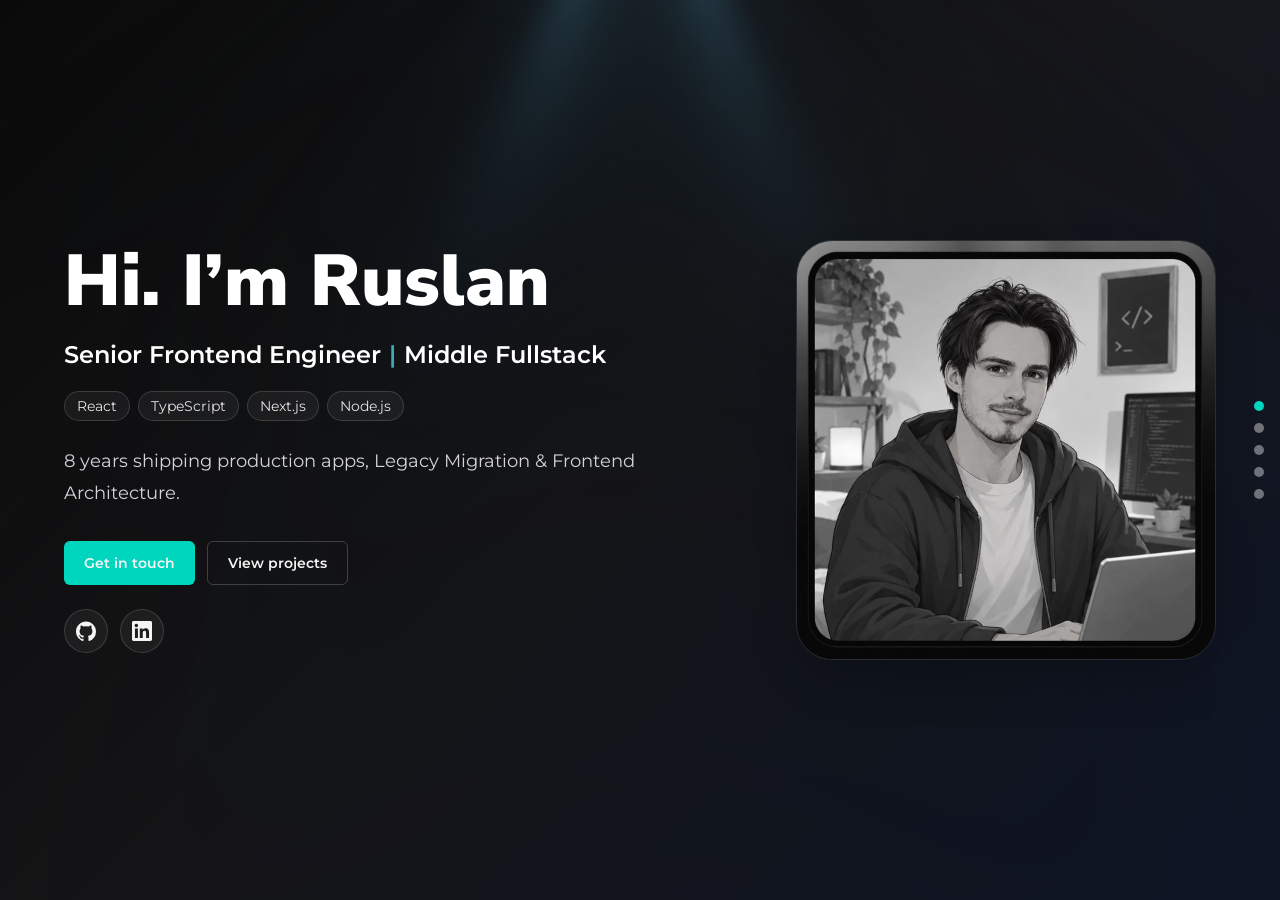
<file: index.html>
<!DOCTYPE html><html lang="ru"><head><meta charset="UTF-8"><meta name="description" content="Portfolio with CSS Scroll Snap, Astro, React, and Tailwind."><meta name="viewport" content="width=device-width, initial-scale=1.0"><link rel="icon" type="image/svg+xml" href="/favicon.svg"><title>Portfolio</title><link rel="stylesheet" href="/assets/index.Cxu8pL6E.css"></head><body><main id="scroll-container" class="h-screen snap-y snap-mandatory overflow-y-auto scroll-smooth bg-zinc-950 text-zinc-100"><section id="intro" class="relative flex min-h-screen snap-start snap-always items-center overflow-hidden px-6 py-16 sm:px-10"><div class="absolute inset-0 bg-[linear-gradient(135deg,#0a0a0a_0%,#18181b_48%,#0f172a_100%)]"></div><div class="intro-blob absolute inset-0 m-auto h-[70vmax] w-[70vmax] rounded-full bg-[radial-gradient(circle,rgba(45,212,191,0.22),transparent_70%)]"></div><div class="absolute inset-0"><style>astro-island,astro-slot,astro-static-slot{display:contents}</style><script>(()=>{var e=async t=>{await(await t())()};(self.Astro||(self.Astro={})).load=e;window.dispatchEvent(new Event("astro:load"));})();</script><script>(()=>{var g=Object.defineProperty;var w=(a,s,c)=>s in a?g(a,s,{enumerable:!0,configurable:!0,writable:!0,value:c}):a[s]=c;var l=(a,s,c)=>w(a,typeof s!="symbol"?s+"":s,c);var E=new Set(["__proto__","constructor","prototype"]);{let a={0:t=>y(t),1:t=>c(t),2:t=>new RegExp(t),3:t=>new Date(t),4:t=>new Map(c(t)),5:t=>new Set(c(t)),6:t=>BigInt(t),7:t=>new URL(t),8:t=>new Uint8Array(t),9:t=>new Uint16Array(t),10:t=>new Uint32Array(t),11:t=>Number.POSITIVE_INFINITY*t},s=t=>{let[p,e]=t;return p in a?a[p](e):void 0},c=t=>t.map(s),y=t=>typeof t!="object"||t===null?t:Object.fromEntries(Object.entries(t).map(([p,e])=>[p,s(e)]));class f extends HTMLElement{constructor(){super(...arguments);l(this,"Component");l(this,"hydrator");l(this,"hydrate",async()=>{var b;if(!this.hydrator||!this.isConnected)return;let e=(b=this.parentElement)==null?void 0:b.closest("astro-island[ssr]");if(e){e.addEventListener("astro:hydrate",this.hydrate,{once:!0});return}let r=this.querySelectorAll("astro-slot"),n={},d=this.querySelectorAll("template[data-astro-template]");for(let o of d){let i=o.closest(this.tagName);i!=null&&i.isSameNode(this)&&(n[o.getAttribute("data-astro-template")||"default"]=o.innerHTML,o.remove())}for(let o of r){let i=o.closest(this.tagName);i!=null&&i.isSameNode(this)&&(n[o.getAttribute("name")||"default"]=o.innerHTML)}let u;try{u=this.hasAttribute("props")?y(JSON.parse(this.getAttribute("props"))):{}}catch(o){let i=this.getAttribute("component-url")||"<unknown>",v=this.getAttribute("component-export");throw v&&(i+=` (export ${v})`),console.error(`[hydrate] Error parsing props for component ${i}`,this.getAttribute("props"),o),o}let h;await this.hydrator(this)(this.Component,u,n,{client:this.getAttribute("client")}),this.removeAttribute("ssr"),this.dispatchEvent(new CustomEvent("astro:hydrate"))});l(this,"unmount",()=>{this.isConnected||this.dispatchEvent(new CustomEvent("astro:unmount"))})}disconnectedCallback(){document.removeEventListener("astro:after-swap",this.unmount),document.addEventListener("astro:after-swap",this.unmount,{once:!0})}connectedCallback(){if(!this.hasAttribute("await-children")||document.readyState==="interactive"||document.readyState==="complete")this.childrenConnectedCallback();else{let e=()=>{document.removeEventListener("DOMContentLoaded",e),r.disconnect(),this.childrenConnectedCallback()},r=new MutationObserver(()=>{var n;((n=this.lastChild)==null?void 0:n.nodeType)===Node.COMMENT_NODE&&this.lastChild.nodeValue==="astro:end"&&(this.lastChild.remove(),e())});r.observe(this,{childList:!0}),document.addEventListener("DOMContentLoaded",e)}}async childrenConnectedCallback(){let e=this.getAttribute("before-hydration-url");e&&await import(e),this.start()}getRetryImportUrl(e){let r=new URL(e,document.baseURI);return r.searchParams.set("astro-retry",Date.now().toString()),r.toString()}async importWithRetry(e){try{return await import(e)}catch(r){return await new Promise(n=>setTimeout(n,1e3)),import(this.getRetryImportUrl(e))}}handleHydrationError(e){let r=this.getAttribute("component-url"),n=new CustomEvent("astro:hydration-error",{cancelable:!0,bubbles:!0,composed:!0,detail:{error:e,componentUrl:r}});this.dispatchEvent(n)&&console.error(`[astro-island] Error hydrating ${r}`,e)}async start(){let e=JSON.parse(this.getAttribute("opts")),r=this.getAttribute("client");if(Astro[r]===void 0){window.addEventListener(`astro:${r}`,()=>this.start(),{once:!0});return}try{await Astro[r](async()=>{let n=this.getAttribute("renderer-url");try{let[d,{default:u}]=await Promise.all([this.importWithRetry(this.getAttribute("component-url")),n?this.importWithRetry(n):Promise.resolve({default:()=>()=>{}})]),h=this.getAttribute("component-export")||"default";if(h.includes(".")){this.Component=d;for(let m of h.split(".")){if(E.has(m)||!this.Component||typeof this.Component!="object"&&typeof this.Component!="function"||!Object.hasOwn(this.Component,m))throw new Error(`Invalid component export path: ${h}`);this.Component=this.Component[m]}}else{if(E.has(h))throw new Error(`Invalid component export path: ${h}`);this.Component=d[h]}return this.hydrator=u,this.hydrate}catch(d){return this.handleHydrationError(d),()=>{}}},e,this)}catch(n){this.handleHydrationError(n)}}attributeChangedCallback(){this.hydrate()}}l(f,"observedAttributes",["props"]),customElements.get("astro-island")||customElements.define("astro-island",f)}})();</script><astro-island uid="UvQ3e" prefix="r11" component-url="/assets/LightRays.DfwaTrMX.js" component-export="default" renderer-url="/assets/client.Dda4loRL.js" props="{&quot;raysOrigin&quot;:[0,&quot;top-center&quot;],&quot;raysColor&quot;:[0,&quot;#7de2ff&quot;],&quot;raysSpeed&quot;:[0,0.9],&quot;lightSpread&quot;:[0,0.8],&quot;rayLength&quot;:[0,1.6],&quot;fadeDistance&quot;:[0,1.2],&quot;saturation&quot;:[0,0.9],&quot;followMouse&quot;:[0,true],&quot;mouseInfluence&quot;:[0,0.12],&quot;noiseAmount&quot;:[0,0.06],&quot;distortion&quot;:[0,0.04]}" ssr client="load" opts="{&quot;name&quot;:&quot;LightRays&quot;,&quot;value&quot;:true}" await-children><div class="w-full h-full pointer-events-none z-[3] overflow-hidden relative"></div><!--astro:end--></astro-island></div><div class="relative z-10 mx-auto grid w-full max-w-6xl items-center gap-12 lg:grid-cols-[1.1fr_0.9fr]"><div><h1 class="text-5xl leading-tight text-white sm:text-7xl">Hi. I&rsquo;m Ruslan</h1><p class="mt-6 text-xl font-semibold text-white sm:text-2xl">Senior Frontend Engineer<span class="mx-2 text-cyan-300/70">|</span>Middle Fullstack</p><ul class="mt-5 flex flex-wrap gap-2"><li class="rounded-full border border-white/15 bg-white/5 px-3 py-1 text-sm text-zinc-200 backdrop-blur-sm">React</li><li class="rounded-full border border-white/15 bg-white/5 px-3 py-1 text-sm text-zinc-200 backdrop-blur-sm">TypeScript</li><li class="rounded-full border border-white/15 bg-white/5 px-3 py-1 text-sm text-zinc-200 backdrop-blur-sm">Next.js</li><li class="rounded-full border border-white/15 bg-white/5 px-3 py-1 text-sm text-zinc-200 backdrop-blur-sm">Node.js</li></ul><p class="mt-6 max-w-xl text-lg leading-8 text-zinc-300">8 years shipping production apps, Legacy Migration &amp; Frontend Architecture.</p><div class="mt-8 flex flex-wrap gap-3"><a class="inline-flex h-11 items-center justify-center rounded-md bg-teal-400 px-5 text-sm font-semibold text-slate-950 transition hover:bg-teal-300 focus:outline-none focus:ring-2 focus:ring-teal-300 focus:ring-offset-2 focus:ring-offset-slate-950" href="mailto:ruslan.littlewell@gmail.com">
              Get in touch
            </a><a class="inline-flex h-11 items-center justify-center rounded-md border border-zinc-700 px-5 text-sm font-semibold text-zinc-200 transition hover:border-zinc-500 hover:bg-zinc-900" href="#project-1">View projects</a></div><div class="mt-6 flex items-center gap-3"><a class="inline-flex h-11 w-11 items-center justify-center rounded-full border border-white/15 bg-white/5 text-zinc-300 backdrop-blur-sm transition hover:border-cyan-300/50 hover:text-cyan-300" href="https://github.com/RuslanLittlewell" target="_blank" rel="noopener noreferrer" aria-label="GitHub" title="GitHub"><svg class="h-5 w-5" viewBox="0 0 24 24" fill="currentColor" aria-hidden="true"><path d="M12 .5C5.37.5 0 5.87 0 12.5c0 5.3 3.44 9.8 8.2 11.39.6.11.82-.26.82-.58 0-.28-.01-1.04-.02-2.04-3.34.73-4.04-1.61-4.04-1.61-.55-1.39-1.33-1.76-1.33-1.76-1.09-.74.08-.73.08-.73 1.2.09 1.84 1.24 1.84 1.24 1.07 1.83 2.81 1.3 3.5 1 .11-.78.42-1.3.76-1.6-2.67-.3-5.47-1.33-5.47-5.93 0-1.31.47-2.38 1.24-3.22-.13-.3-.54-1.52.11-3.18 0 0 1.01-.32 3.3 1.23a11.5 11.5 0 0 1 6.01 0c2.29-1.55 3.3-1.23 3.3-1.23.65 1.66.24 2.88.12 3.18.77.84 1.23 1.91 1.23 3.22 0 4.61-2.8 5.63-5.48 5.92.43.37.81 1.1.81 2.22 0 1.6-.01 2.9-.01 3.29 0 .32.21.7.82.58A12 12 0 0 0 24 12.5C24 5.87 18.63.5 12 .5Z"></path></svg></a><a class="inline-flex h-11 w-11 items-center justify-center rounded-full border border-white/15 bg-white/5 text-zinc-300 backdrop-blur-sm transition hover:border-cyan-300/50 hover:text-cyan-300" href="https://www.linkedin.com/in/ruslan-matusevich/" target="_blank" rel="noopener noreferrer" aria-label="LinkedIn" title="LinkedIn"><svg class="h-5 w-5" viewBox="0 0 24 24" fill="currentColor" aria-hidden="true"><path d="M20.45 20.45h-3.56v-5.57c0-1.33-.02-3.04-1.85-3.04-1.85 0-2.14 1.45-2.14 2.94v5.67H9.35V9h3.41v1.56h.05c.48-.9 1.64-1.85 3.37-1.85 3.6 0 4.27 2.37 4.27 5.46v6.28ZM5.34 7.43a2.07 2.07 0 1 1 0-4.13 2.07 2.07 0 0 1 0 4.13Zm1.78 13.02H3.55V9h3.57v11.45ZM22.22 0H1.77C.79 0 0 .77 0 1.73v20.54C0 23.23.79 24 1.77 24h20.45c.98 0 1.78-.77 1.78-1.73V1.73C24 .77 23.2 0 22.22 0Z"></path></svg></a></div></div><div class="justify-self-center lg:justify-self-end"><div class="group relative aspect-square w-70 overflow-hidden rounded-[36px] border border-white/10 shadow-2xl transition duration-500 hover:border-cyan-300/40 sm:w-90 lg:w-105"><img src="/assets/1.CUP_12CO.jpg" alt="Ruslan at his desk" width="1254" height="1254" class="h-full w-full object-cover transition-opacity duration-300 group-hover:opacity-0"><img src="/assets/2.Dwza3eGs.jpg" alt="" aria-hidden="true" width="1254" height="1254" class="absolute inset-0 h-full w-full object-cover opacity-0 transition-opacity duration-300 group-hover:opacity-100"></div></div></div></section><section id="project-1" class="relative flex flex-col max-h-screen items-center justify-center min-h-screen snap-start snap-always overflow-hidden border-t border-zinc-800 px-6 py-16 sm:px-10 bg-[linear-gradient(to_right,#fe0fff,#9d65ff)]"><h2 class="font-bold text-8xl self-start mb-5 absolute top-[50px]">mediaTool</h2><div class="relative z-10 mx-auto grid w-full grid-cols-[55%_45%] items-center gap-4"><div class="h-[calc(100vh)] w-full justify-self-center"><astro-island uid="2sGwP8" prefix="r13" component-url="/assets/ProjectImageWall.DCViBj9O.js" component-export="default" renderer-url="/assets/client.Dda4loRL.js" props="{&quot;images&quot;:[1,[[0,&quot;/assets/1.DRPCBZT7.jpg&quot;],[0,&quot;/assets/2.DVXmOMs1.jpg&quot;],[0,&quot;/assets/3.CSpihUHT.jpg&quot;],[0,&quot;/assets/4.CkGcJUlj.jpg&quot;],[0,&quot;/assets/5.BwDg-UTN.jpg&quot;],[0,&quot;/assets/6.sWAVKPDY.jpg&quot;],[0,&quot;/assets/7.d_Y8jw1q.jpg&quot;],[0,&quot;/assets/8.WiF3r2QC.jpg&quot;],[0,&quot;/assets/9.72BhggD8.jpg&quot;]]],&quot;projectName&quot;:[0,&quot;MediaTool&quot;]}" ssr client="load" opts="{&quot;name&quot;:&quot;ProjectImageWall&quot;,&quot;value&quot;:true}" await-children><div class="relative h-full w-full overflow-hidden h-full w-full" style="--dw-tile-w:260px;--dw-tile-h:170px;--dw-gap:18px;--dw-radius:10px;--dw-lift:72px;--dw-dim:0.72;--dw-gray:0;--dw-overlay:#6d28d9;--dw-overlay-opacity:0;--dw-edge:70%;perspective:1200px;perspective-origin:50% 50%;-webkit-mask-image:radial-gradient(ellipse 78% 82% at 50% 46%, #000 var(--dw-edge), transparent 100%), linear-gradient(to top, #000 var(--dw-edge), transparent 100%);mask-image:radial-gradient(ellipse 78% 82% at 50% 46%, #000 var(--dw-edge), transparent 100%), linear-gradient(to top, #000 var(--dw-edge), transparent 100%);-webkit-mask-composite:source-in;mask-composite:intersect" role="group" aria-label="Drifting wall of tiles"><div class="absolute left-1/2 top-1/2 flex cursor-pointer flex-row [transform-style:preserve-3d] [transform-origin:50%_50%] will-change-transform"><div class="relative w-[calc(var(--dw-tile-w)+var(--dw-gap))] [transform-style:preserve-3d]"><div class="flex flex-col [transform-style:preserve-3d] will-change-transform"><button type="button" aria-label="MediaTool screen 1" class="group/tile relative block flex-none cursor-pointer outline-none w-full h-[calc(var(--dw-tile-h)+var(--dw-gap))] [transform-style:preserve-3d]" data-tile-id="0-0-0" data-col="0"><span class="pointer-events-none absolute inset-[calc(var(--dw-gap)/2)] block overflow-hidden bg-[#0b0b12] rounded-[var(--dw-radius)] opacity-[var(--dw-dim)] [transform:translateZ(0)] transition-[transform,opacity,box-shadow] duration-[420ms] ease-[cubic-bezier(0.22,1,0.36,1)] group-[.is-active]/tile:opacity-100 group-[.is-active]/tile:[transform:translateZ(var(--dw-lift))] group-[.is-active]/tile:shadow-[0_24px_60px_-18px_rgba(0,0,0,0.7)] group-focus-visible/tile:opacity-100 group-focus-visible/tile:[transform:translateZ(var(--dw-lift))] group-focus-visible/tile:shadow-[0_24px_60px_-18px_rgba(0,0,0,0.7),0_0_0_2px_rgba(255,255,255,0.9)]"><img src="/assets/1.DRPCBZT7.jpg" alt="MediaTool screen 1" loading="lazy" decoding="async" draggable="false" class="block h-full w-full select-none object-cover [filter:grayscale(var(--dw-gray))_saturate(0.92)] transition-[filter] duration-[420ms] ease-[cubic-bezier(0.22,1,0.36,1)] group-[.is-active]/tile:[filter:grayscale(0)_saturate(1.05)] group-focus-visible/tile:[filter:grayscale(0)_saturate(1.05)]"/><span class="pointer-events-none absolute inset-0 bg-[var(--dw-overlay)] opacity-[var(--dw-overlay-opacity)] transition-opacity duration-[420ms] ease-[cubic-bezier(0.22,1,0.36,1)] group-[.is-active]/tile:opacity-0 group-focus-visible/tile:opacity-0" aria-hidden="true"></span></span></button><button type="button" aria-label="MediaTool screen 4" class="group/tile relative block flex-none cursor-pointer outline-none w-full h-[calc(var(--dw-tile-h)+var(--dw-gap))] [transform-style:preserve-3d]" data-tile-id="0-0-1" data-col="0"><span class="pointer-events-none absolute inset-[calc(var(--dw-gap)/2)] block overflow-hidden bg-[#0b0b12] rounded-[var(--dw-radius)] opacity-[var(--dw-dim)] [transform:translateZ(0)] transition-[transform,opacity,box-shadow] duration-[420ms] ease-[cubic-bezier(0.22,1,0.36,1)] group-[.is-active]/tile:opacity-100 group-[.is-active]/tile:[transform:translateZ(var(--dw-lift))] group-[.is-active]/tile:shadow-[0_24px_60px_-18px_rgba(0,0,0,0.7)] group-focus-visible/tile:opacity-100 group-focus-visible/tile:[transform:translateZ(var(--dw-lift))] group-focus-visible/tile:shadow-[0_24px_60px_-18px_rgba(0,0,0,0.7),0_0_0_2px_rgba(255,255,255,0.9)]"><img src="/assets/4.CkGcJUlj.jpg" alt="MediaTool screen 4" loading="lazy" decoding="async" draggable="false" class="block h-full w-full select-none object-cover [filter:grayscale(var(--dw-gray))_saturate(0.92)] transition-[filter] duration-[420ms] ease-[cubic-bezier(0.22,1,0.36,1)] group-[.is-active]/tile:[filter:grayscale(0)_saturate(1.05)] group-focus-visible/tile:[filter:grayscale(0)_saturate(1.05)]"/><span class="pointer-events-none absolute inset-0 bg-[var(--dw-overlay)] opacity-[var(--dw-overlay-opacity)] transition-opacity duration-[420ms] ease-[cubic-bezier(0.22,1,0.36,1)] group-[.is-active]/tile:opacity-0 group-focus-visible/tile:opacity-0" aria-hidden="true"></span></span></button><button type="button" aria-label="MediaTool screen 7" class="group/tile relative block flex-none cursor-pointer outline-none w-full h-[calc(var(--dw-tile-h)+var(--dw-gap))] [transform-style:preserve-3d]" data-tile-id="0-0-2" data-col="0"><span class="pointer-events-none absolute inset-[calc(var(--dw-gap)/2)] block overflow-hidden bg-[#0b0b12] rounded-[var(--dw-radius)] opacity-[var(--dw-dim)] [transform:translateZ(0)] transition-[transform,opacity,box-shadow] duration-[420ms] ease-[cubic-bezier(0.22,1,0.36,1)] group-[.is-active]/tile:opacity-100 group-[.is-active]/tile:[transform:translateZ(var(--dw-lift))] group-[.is-active]/tile:shadow-[0_24px_60px_-18px_rgba(0,0,0,0.7)] group-focus-visible/tile:opacity-100 group-focus-visible/tile:[transform:translateZ(var(--dw-lift))] group-focus-visible/tile:shadow-[0_24px_60px_-18px_rgba(0,0,0,0.7),0_0_0_2px_rgba(255,255,255,0.9)]"><img src="/assets/7.d_Y8jw1q.jpg" alt="MediaTool screen 7" loading="lazy" decoding="async" draggable="false" class="block h-full w-full select-none object-cover [filter:grayscale(var(--dw-gray))_saturate(0.92)] transition-[filter] duration-[420ms] ease-[cubic-bezier(0.22,1,0.36,1)] group-[.is-active]/tile:[filter:grayscale(0)_saturate(1.05)] group-focus-visible/tile:[filter:grayscale(0)_saturate(1.05)]"/><span class="pointer-events-none absolute inset-0 bg-[var(--dw-overlay)] opacity-[var(--dw-overlay-opacity)] transition-opacity duration-[420ms] ease-[cubic-bezier(0.22,1,0.36,1)] group-[.is-active]/tile:opacity-0 group-focus-visible/tile:opacity-0" aria-hidden="true"></span></span></button><button type="button" aria-label="MediaTool screen 1" class="group/tile relative block flex-none cursor-pointer outline-none w-full h-[calc(var(--dw-tile-h)+var(--dw-gap))] [transform-style:preserve-3d]" data-tile-id="0-1-0" data-col="0"><span class="pointer-events-none absolute inset-[calc(var(--dw-gap)/2)] block overflow-hidden bg-[#0b0b12] rounded-[var(--dw-radius)] opacity-[var(--dw-dim)] [transform:translateZ(0)] transition-[transform,opacity,box-shadow] duration-[420ms] ease-[cubic-bezier(0.22,1,0.36,1)] group-[.is-active]/tile:opacity-100 group-[.is-active]/tile:[transform:translateZ(var(--dw-lift))] group-[.is-active]/tile:shadow-[0_24px_60px_-18px_rgba(0,0,0,0.7)] group-focus-visible/tile:opacity-100 group-focus-visible/tile:[transform:translateZ(var(--dw-lift))] group-focus-visible/tile:shadow-[0_24px_60px_-18px_rgba(0,0,0,0.7),0_0_0_2px_rgba(255,255,255,0.9)]"><img src="/assets/1.DRPCBZT7.jpg" alt="MediaTool screen 1" loading="lazy" decoding="async" draggable="false" class="block h-full w-full select-none object-cover [filter:grayscale(var(--dw-gray))_saturate(0.92)] transition-[filter] duration-[420ms] ease-[cubic-bezier(0.22,1,0.36,1)] group-[.is-active]/tile:[filter:grayscale(0)_saturate(1.05)] group-focus-visible/tile:[filter:grayscale(0)_saturate(1.05)]"/><span class="pointer-events-none absolute inset-0 bg-[var(--dw-overlay)] opacity-[var(--dw-overlay-opacity)] transition-opacity duration-[420ms] ease-[cubic-bezier(0.22,1,0.36,1)] group-[.is-active]/tile:opacity-0 group-focus-visible/tile:opacity-0" aria-hidden="true"></span></span></button><button type="button" aria-label="MediaTool screen 4" class="group/tile relative block flex-none cursor-pointer outline-none w-full h-[calc(var(--dw-tile-h)+var(--dw-gap))] [transform-style:preserve-3d]" data-tile-id="0-1-1" data-col="0"><span class="pointer-events-none absolute inset-[calc(var(--dw-gap)/2)] block overflow-hidden bg-[#0b0b12] rounded-[var(--dw-radius)] opacity-[var(--dw-dim)] [transform:translateZ(0)] transition-[transform,opacity,box-shadow] duration-[420ms] ease-[cubic-bezier(0.22,1,0.36,1)] group-[.is-active]/tile:opacity-100 group-[.is-active]/tile:[transform:translateZ(var(--dw-lift))] group-[.is-active]/tile:shadow-[0_24px_60px_-18px_rgba(0,0,0,0.7)] group-focus-visible/tile:opacity-100 group-focus-visible/tile:[transform:translateZ(var(--dw-lift))] group-focus-visible/tile:shadow-[0_24px_60px_-18px_rgba(0,0,0,0.7),0_0_0_2px_rgba(255,255,255,0.9)]"><img src="/assets/4.CkGcJUlj.jpg" alt="MediaTool screen 4" loading="lazy" decoding="async" draggable="false" class="block h-full w-full select-none object-cover [filter:grayscale(var(--dw-gray))_saturate(0.92)] transition-[filter] duration-[420ms] ease-[cubic-bezier(0.22,1,0.36,1)] group-[.is-active]/tile:[filter:grayscale(0)_saturate(1.05)] group-focus-visible/tile:[filter:grayscale(0)_saturate(1.05)]"/><span class="pointer-events-none absolute inset-0 bg-[var(--dw-overlay)] opacity-[var(--dw-overlay-opacity)] transition-opacity duration-[420ms] ease-[cubic-bezier(0.22,1,0.36,1)] group-[.is-active]/tile:opacity-0 group-focus-visible/tile:opacity-0" aria-hidden="true"></span></span></button><button type="button" aria-label="MediaTool screen 7" class="group/tile relative block flex-none cursor-pointer outline-none w-full h-[calc(var(--dw-tile-h)+var(--dw-gap))] [transform-style:preserve-3d]" data-tile-id="0-1-2" data-col="0"><span class="pointer-events-none absolute inset-[calc(var(--dw-gap)/2)] block overflow-hidden bg-[#0b0b12] rounded-[var(--dw-radius)] opacity-[var(--dw-dim)] [transform:translateZ(0)] transition-[transform,opacity,box-shadow] duration-[420ms] ease-[cubic-bezier(0.22,1,0.36,1)] group-[.is-active]/tile:opacity-100 group-[.is-active]/tile:[transform:translateZ(var(--dw-lift))] group-[.is-active]/tile:shadow-[0_24px_60px_-18px_rgba(0,0,0,0.7)] group-focus-visible/tile:opacity-100 group-focus-visible/tile:[transform:translateZ(var(--dw-lift))] group-focus-visible/tile:shadow-[0_24px_60px_-18px_rgba(0,0,0,0.7),0_0_0_2px_rgba(255,255,255,0.9)]"><img src="/assets/7.d_Y8jw1q.jpg" alt="MediaTool screen 7" loading="lazy" decoding="async" draggable="false" class="block h-full w-full select-none object-cover [filter:grayscale(var(--dw-gray))_saturate(0.92)] transition-[filter] duration-[420ms] ease-[cubic-bezier(0.22,1,0.36,1)] group-[.is-active]/tile:[filter:grayscale(0)_saturate(1.05)] group-focus-visible/tile:[filter:grayscale(0)_saturate(1.05)]"/><span class="pointer-events-none absolute inset-0 bg-[var(--dw-overlay)] opacity-[var(--dw-overlay-opacity)] transition-opacity duration-[420ms] ease-[cubic-bezier(0.22,1,0.36,1)] group-[.is-active]/tile:opacity-0 group-focus-visible/tile:opacity-0" aria-hidden="true"></span></span></button><button type="button" aria-label="MediaTool screen 1" class="group/tile relative block flex-none cursor-pointer outline-none w-full h-[calc(var(--dw-tile-h)+var(--dw-gap))] [transform-style:preserve-3d]" data-tile-id="0-2-0" data-col="0"><span class="pointer-events-none absolute inset-[calc(var(--dw-gap)/2)] block overflow-hidden bg-[#0b0b12] rounded-[var(--dw-radius)] opacity-[var(--dw-dim)] [transform:translateZ(0)] transition-[transform,opacity,box-shadow] duration-[420ms] ease-[cubic-bezier(0.22,1,0.36,1)] group-[.is-active]/tile:opacity-100 group-[.is-active]/tile:[transform:translateZ(var(--dw-lift))] group-[.is-active]/tile:shadow-[0_24px_60px_-18px_rgba(0,0,0,0.7)] group-focus-visible/tile:opacity-100 group-focus-visible/tile:[transform:translateZ(var(--dw-lift))] group-focus-visible/tile:shadow-[0_24px_60px_-18px_rgba(0,0,0,0.7),0_0_0_2px_rgba(255,255,255,0.9)]"><img src="/assets/1.DRPCBZT7.jpg" alt="MediaTool screen 1" loading="lazy" decoding="async" draggable="false" class="block h-full w-full select-none object-cover [filter:grayscale(var(--dw-gray))_saturate(0.92)] transition-[filter] duration-[420ms] ease-[cubic-bezier(0.22,1,0.36,1)] group-[.is-active]/tile:[filter:grayscale(0)_saturate(1.05)] group-focus-visible/tile:[filter:grayscale(0)_saturate(1.05)]"/><span class="pointer-events-none absolute inset-0 bg-[var(--dw-overlay)] opacity-[var(--dw-overlay-opacity)] transition-opacity duration-[420ms] ease-[cubic-bezier(0.22,1,0.36,1)] group-[.is-active]/tile:opacity-0 group-focus-visible/tile:opacity-0" aria-hidden="true"></span></span></button><button type="button" aria-label="MediaTool screen 4" class="group/tile relative block flex-none cursor-pointer outline-none w-full h-[calc(var(--dw-tile-h)+var(--dw-gap))] [transform-style:preserve-3d]" data-tile-id="0-2-1" data-col="0"><span class="pointer-events-none absolute inset-[calc(var(--dw-gap)/2)] block overflow-hidden bg-[#0b0b12] rounded-[var(--dw-radius)] opacity-[var(--dw-dim)] [transform:translateZ(0)] transition-[transform,opacity,box-shadow] duration-[420ms] ease-[cubic-bezier(0.22,1,0.36,1)] group-[.is-active]/tile:opacity-100 group-[.is-active]/tile:[transform:translateZ(var(--dw-lift))] group-[.is-active]/tile:shadow-[0_24px_60px_-18px_rgba(0,0,0,0.7)] group-focus-visible/tile:opacity-100 group-focus-visible/tile:[transform:translateZ(var(--dw-lift))] group-focus-visible/tile:shadow-[0_24px_60px_-18px_rgba(0,0,0,0.7),0_0_0_2px_rgba(255,255,255,0.9)]"><img src="/assets/4.CkGcJUlj.jpg" alt="MediaTool screen 4" loading="lazy" decoding="async" draggable="false" class="block h-full w-full select-none object-cover [filter:grayscale(var(--dw-gray))_saturate(0.92)] transition-[filter] duration-[420ms] ease-[cubic-bezier(0.22,1,0.36,1)] group-[.is-active]/tile:[filter:grayscale(0)_saturate(1.05)] group-focus-visible/tile:[filter:grayscale(0)_saturate(1.05)]"/><span class="pointer-events-none absolute inset-0 bg-[var(--dw-overlay)] opacity-[var(--dw-overlay-opacity)] transition-opacity duration-[420ms] ease-[cubic-bezier(0.22,1,0.36,1)] group-[.is-active]/tile:opacity-0 group-focus-visible/tile:opacity-0" aria-hidden="true"></span></span></button><button type="button" aria-label="MediaTool screen 7" class="group/tile relative block flex-none cursor-pointer outline-none w-full h-[calc(var(--dw-tile-h)+var(--dw-gap))] [transform-style:preserve-3d]" data-tile-id="0-2-2" data-col="0"><span class="pointer-events-none absolute inset-[calc(var(--dw-gap)/2)] block overflow-hidden bg-[#0b0b12] rounded-[var(--dw-radius)] opacity-[var(--dw-dim)] [transform:translateZ(0)] transition-[transform,opacity,box-shadow] duration-[420ms] ease-[cubic-bezier(0.22,1,0.36,1)] group-[.is-active]/tile:opacity-100 group-[.is-active]/tile:[transform:translateZ(var(--dw-lift))] group-[.is-active]/tile:shadow-[0_24px_60px_-18px_rgba(0,0,0,0.7)] group-focus-visible/tile:opacity-100 group-focus-visible/tile:[transform:translateZ(var(--dw-lift))] group-focus-visible/tile:shadow-[0_24px_60px_-18px_rgba(0,0,0,0.7),0_0_0_2px_rgba(255,255,255,0.9)]"><img src="/assets/7.d_Y8jw1q.jpg" alt="MediaTool screen 7" loading="lazy" decoding="async" draggable="false" class="block h-full w-full select-none object-cover [filter:grayscale(var(--dw-gray))_saturate(0.92)] transition-[filter] duration-[420ms] ease-[cubic-bezier(0.22,1,0.36,1)] group-[.is-active]/tile:[filter:grayscale(0)_saturate(1.05)] group-focus-visible/tile:[filter:grayscale(0)_saturate(1.05)]"/><span class="pointer-events-none absolute inset-0 bg-[var(--dw-overlay)] opacity-[var(--dw-overlay-opacity)] transition-opacity duration-[420ms] ease-[cubic-bezier(0.22,1,0.36,1)] group-[.is-active]/tile:opacity-0 group-focus-visible/tile:opacity-0" aria-hidden="true"></span></span></button></div></div><div class="relative w-[calc(var(--dw-tile-w)+var(--dw-gap))] [transform-style:preserve-3d]"><div class="flex flex-col [transform-style:preserve-3d] will-change-transform"><button type="button" aria-label="MediaTool screen 2" class="group/tile relative block flex-none cursor-pointer outline-none w-full h-[calc(var(--dw-tile-h)+var(--dw-gap))] [transform-style:preserve-3d]" data-tile-id="1-0-0" data-col="1"><span class="pointer-events-none absolute inset-[calc(var(--dw-gap)/2)] block overflow-hidden bg-[#0b0b12] rounded-[var(--dw-radius)] opacity-[var(--dw-dim)] [transform:translateZ(0)] transition-[transform,opacity,box-shadow] duration-[420ms] ease-[cubic-bezier(0.22,1,0.36,1)] group-[.is-active]/tile:opacity-100 group-[.is-active]/tile:[transform:translateZ(var(--dw-lift))] group-[.is-active]/tile:shadow-[0_24px_60px_-18px_rgba(0,0,0,0.7)] group-focus-visible/tile:opacity-100 group-focus-visible/tile:[transform:translateZ(var(--dw-lift))] group-focus-visible/tile:shadow-[0_24px_60px_-18px_rgba(0,0,0,0.7),0_0_0_2px_rgba(255,255,255,0.9)]"><img src="/assets/2.DVXmOMs1.jpg" alt="MediaTool screen 2" loading="lazy" decoding="async" draggable="false" class="block h-full w-full select-none object-cover [filter:grayscale(var(--dw-gray))_saturate(0.92)] transition-[filter] duration-[420ms] ease-[cubic-bezier(0.22,1,0.36,1)] group-[.is-active]/tile:[filter:grayscale(0)_saturate(1.05)] group-focus-visible/tile:[filter:grayscale(0)_saturate(1.05)]"/><span class="pointer-events-none absolute inset-0 bg-[var(--dw-overlay)] opacity-[var(--dw-overlay-opacity)] transition-opacity duration-[420ms] ease-[cubic-bezier(0.22,1,0.36,1)] group-[.is-active]/tile:opacity-0 group-focus-visible/tile:opacity-0" aria-hidden="true"></span></span></button><button type="button" aria-label="MediaTool screen 5" class="group/tile relative block flex-none cursor-pointer outline-none w-full h-[calc(var(--dw-tile-h)+var(--dw-gap))] [transform-style:preserve-3d]" data-tile-id="1-0-1" data-col="1"><span class="pointer-events-none absolute inset-[calc(var(--dw-gap)/2)] block overflow-hidden bg-[#0b0b12] rounded-[var(--dw-radius)] opacity-[var(--dw-dim)] [transform:translateZ(0)] transition-[transform,opacity,box-shadow] duration-[420ms] ease-[cubic-bezier(0.22,1,0.36,1)] group-[.is-active]/tile:opacity-100 group-[.is-active]/tile:[transform:translateZ(var(--dw-lift))] group-[.is-active]/tile:shadow-[0_24px_60px_-18px_rgba(0,0,0,0.7)] group-focus-visible/tile:opacity-100 group-focus-visible/tile:[transform:translateZ(var(--dw-lift))] group-focus-visible/tile:shadow-[0_24px_60px_-18px_rgba(0,0,0,0.7),0_0_0_2px_rgba(255,255,255,0.9)]"><img src="/assets/5.BwDg-UTN.jpg" alt="MediaTool screen 5" loading="lazy" decoding="async" draggable="false" class="block h-full w-full select-none object-cover [filter:grayscale(var(--dw-gray))_saturate(0.92)] transition-[filter] duration-[420ms] ease-[cubic-bezier(0.22,1,0.36,1)] group-[.is-active]/tile:[filter:grayscale(0)_saturate(1.05)] group-focus-visible/tile:[filter:grayscale(0)_saturate(1.05)]"/><span class="pointer-events-none absolute inset-0 bg-[var(--dw-overlay)] opacity-[var(--dw-overlay-opacity)] transition-opacity duration-[420ms] ease-[cubic-bezier(0.22,1,0.36,1)] group-[.is-active]/tile:opacity-0 group-focus-visible/tile:opacity-0" aria-hidden="true"></span></span></button><button type="button" aria-label="MediaTool screen 8" class="group/tile relative block flex-none cursor-pointer outline-none w-full h-[calc(var(--dw-tile-h)+var(--dw-gap))] [transform-style:preserve-3d]" data-tile-id="1-0-2" data-col="1"><span class="pointer-events-none absolute inset-[calc(var(--dw-gap)/2)] block overflow-hidden bg-[#0b0b12] rounded-[var(--dw-radius)] opacity-[var(--dw-dim)] [transform:translateZ(0)] transition-[transform,opacity,box-shadow] duration-[420ms] ease-[cubic-bezier(0.22,1,0.36,1)] group-[.is-active]/tile:opacity-100 group-[.is-active]/tile:[transform:translateZ(var(--dw-lift))] group-[.is-active]/tile:shadow-[0_24px_60px_-18px_rgba(0,0,0,0.7)] group-focus-visible/tile:opacity-100 group-focus-visible/tile:[transform:translateZ(var(--dw-lift))] group-focus-visible/tile:shadow-[0_24px_60px_-18px_rgba(0,0,0,0.7),0_0_0_2px_rgba(255,255,255,0.9)]"><img src="/assets/8.WiF3r2QC.jpg" alt="MediaTool screen 8" loading="lazy" decoding="async" draggable="false" class="block h-full w-full select-none object-cover [filter:grayscale(var(--dw-gray))_saturate(0.92)] transition-[filter] duration-[420ms] ease-[cubic-bezier(0.22,1,0.36,1)] group-[.is-active]/tile:[filter:grayscale(0)_saturate(1.05)] group-focus-visible/tile:[filter:grayscale(0)_saturate(1.05)]"/><span class="pointer-events-none absolute inset-0 bg-[var(--dw-overlay)] opacity-[var(--dw-overlay-opacity)] transition-opacity duration-[420ms] ease-[cubic-bezier(0.22,1,0.36,1)] group-[.is-active]/tile:opacity-0 group-focus-visible/tile:opacity-0" aria-hidden="true"></span></span></button><button type="button" aria-label="MediaTool screen 2" class="group/tile relative block flex-none cursor-pointer outline-none w-full h-[calc(var(--dw-tile-h)+var(--dw-gap))] [transform-style:preserve-3d]" data-tile-id="1-1-0" data-col="1"><span class="pointer-events-none absolute inset-[calc(var(--dw-gap)/2)] block overflow-hidden bg-[#0b0b12] rounded-[var(--dw-radius)] opacity-[var(--dw-dim)] [transform:translateZ(0)] transition-[transform,opacity,box-shadow] duration-[420ms] ease-[cubic-bezier(0.22,1,0.36,1)] group-[.is-active]/tile:opacity-100 group-[.is-active]/tile:[transform:translateZ(var(--dw-lift))] group-[.is-active]/tile:shadow-[0_24px_60px_-18px_rgba(0,0,0,0.7)] group-focus-visible/tile:opacity-100 group-focus-visible/tile:[transform:translateZ(var(--dw-lift))] group-focus-visible/tile:shadow-[0_24px_60px_-18px_rgba(0,0,0,0.7),0_0_0_2px_rgba(255,255,255,0.9)]"><img src="/assets/2.DVXmOMs1.jpg" alt="MediaTool screen 2" loading="lazy" decoding="async" draggable="false" class="block h-full w-full select-none object-cover [filter:grayscale(var(--dw-gray))_saturate(0.92)] transition-[filter] duration-[420ms] ease-[cubic-bezier(0.22,1,0.36,1)] group-[.is-active]/tile:[filter:grayscale(0)_saturate(1.05)] group-focus-visible/tile:[filter:grayscale(0)_saturate(1.05)]"/><span class="pointer-events-none absolute inset-0 bg-[var(--dw-overlay)] opacity-[var(--dw-overlay-opacity)] transition-opacity duration-[420ms] ease-[cubic-bezier(0.22,1,0.36,1)] group-[.is-active]/tile:opacity-0 group-focus-visible/tile:opacity-0" aria-hidden="true"></span></span></button><button type="button" aria-label="MediaTool screen 5" class="group/tile relative block flex-none cursor-pointer outline-none w-full h-[calc(var(--dw-tile-h)+var(--dw-gap))] [transform-style:preserve-3d]" data-tile-id="1-1-1" data-col="1"><span class="pointer-events-none absolute inset-[calc(var(--dw-gap)/2)] block overflow-hidden bg-[#0b0b12] rounded-[var(--dw-radius)] opacity-[var(--dw-dim)] [transform:translateZ(0)] transition-[transform,opacity,box-shadow] duration-[420ms] ease-[cubic-bezier(0.22,1,0.36,1)] group-[.is-active]/tile:opacity-100 group-[.is-active]/tile:[transform:translateZ(var(--dw-lift))] group-[.is-active]/tile:shadow-[0_24px_60px_-18px_rgba(0,0,0,0.7)] group-focus-visible/tile:opacity-100 group-focus-visible/tile:[transform:translateZ(var(--dw-lift))] group-focus-visible/tile:shadow-[0_24px_60px_-18px_rgba(0,0,0,0.7),0_0_0_2px_rgba(255,255,255,0.9)]"><img src="/assets/5.BwDg-UTN.jpg" alt="MediaTool screen 5" loading="lazy" decoding="async" draggable="false" class="block h-full w-full select-none object-cover [filter:grayscale(var(--dw-gray))_saturate(0.92)] transition-[filter] duration-[420ms] ease-[cubic-bezier(0.22,1,0.36,1)] group-[.is-active]/tile:[filter:grayscale(0)_saturate(1.05)] group-focus-visible/tile:[filter:grayscale(0)_saturate(1.05)]"/><span class="pointer-events-none absolute inset-0 bg-[var(--dw-overlay)] opacity-[var(--dw-overlay-opacity)] transition-opacity duration-[420ms] ease-[cubic-bezier(0.22,1,0.36,1)] group-[.is-active]/tile:opacity-0 group-focus-visible/tile:opacity-0" aria-hidden="true"></span></span></button><button type="button" aria-label="MediaTool screen 8" class="group/tile relative block flex-none cursor-pointer outline-none w-full h-[calc(var(--dw-tile-h)+var(--dw-gap))] [transform-style:preserve-3d]" data-tile-id="1-1-2" data-col="1"><span class="pointer-events-none absolute inset-[calc(var(--dw-gap)/2)] block overflow-hidden bg-[#0b0b12] rounded-[var(--dw-radius)] opacity-[var(--dw-dim)] [transform:translateZ(0)] transition-[transform,opacity,box-shadow] duration-[420ms] ease-[cubic-bezier(0.22,1,0.36,1)] group-[.is-active]/tile:opacity-100 group-[.is-active]/tile:[transform:translateZ(var(--dw-lift))] group-[.is-active]/tile:shadow-[0_24px_60px_-18px_rgba(0,0,0,0.7)] group-focus-visible/tile:opacity-100 group-focus-visible/tile:[transform:translateZ(var(--dw-lift))] group-focus-visible/tile:shadow-[0_24px_60px_-18px_rgba(0,0,0,0.7),0_0_0_2px_rgba(255,255,255,0.9)]"><img src="/assets/8.WiF3r2QC.jpg" alt="MediaTool screen 8" loading="lazy" decoding="async" draggable="false" class="block h-full w-full select-none object-cover [filter:grayscale(var(--dw-gray))_saturate(0.92)] transition-[filter] duration-[420ms] ease-[cubic-bezier(0.22,1,0.36,1)] group-[.is-active]/tile:[filter:grayscale(0)_saturate(1.05)] group-focus-visible/tile:[filter:grayscale(0)_saturate(1.05)]"/><span class="pointer-events-none absolute inset-0 bg-[var(--dw-overlay)] opacity-[var(--dw-overlay-opacity)] transition-opacity duration-[420ms] ease-[cubic-bezier(0.22,1,0.36,1)] group-[.is-active]/tile:opacity-0 group-focus-visible/tile:opacity-0" aria-hidden="true"></span></span></button><button type="button" aria-label="MediaTool screen 2" class="group/tile relative block flex-none cursor-pointer outline-none w-full h-[calc(var(--dw-tile-h)+var(--dw-gap))] [transform-style:preserve-3d]" data-tile-id="1-2-0" data-col="1"><span class="pointer-events-none absolute inset-[calc(var(--dw-gap)/2)] block overflow-hidden bg-[#0b0b12] rounded-[var(--dw-radius)] opacity-[var(--dw-dim)] [transform:translateZ(0)] transition-[transform,opacity,box-shadow] duration-[420ms] ease-[cubic-bezier(0.22,1,0.36,1)] group-[.is-active]/tile:opacity-100 group-[.is-active]/tile:[transform:translateZ(var(--dw-lift))] group-[.is-active]/tile:shadow-[0_24px_60px_-18px_rgba(0,0,0,0.7)] group-focus-visible/tile:opacity-100 group-focus-visible/tile:[transform:translateZ(var(--dw-lift))] group-focus-visible/tile:shadow-[0_24px_60px_-18px_rgba(0,0,0,0.7),0_0_0_2px_rgba(255,255,255,0.9)]"><img src="/assets/2.DVXmOMs1.jpg" alt="MediaTool screen 2" loading="lazy" decoding="async" draggable="false" class="block h-full w-full select-none object-cover [filter:grayscale(var(--dw-gray))_saturate(0.92)] transition-[filter] duration-[420ms] ease-[cubic-bezier(0.22,1,0.36,1)] group-[.is-active]/tile:[filter:grayscale(0)_saturate(1.05)] group-focus-visible/tile:[filter:grayscale(0)_saturate(1.05)]"/><span class="pointer-events-none absolute inset-0 bg-[var(--dw-overlay)] opacity-[var(--dw-overlay-opacity)] transition-opacity duration-[420ms] ease-[cubic-bezier(0.22,1,0.36,1)] group-[.is-active]/tile:opacity-0 group-focus-visible/tile:opacity-0" aria-hidden="true"></span></span></button><button type="button" aria-label="MediaTool screen 5" class="group/tile relative block flex-none cursor-pointer outline-none w-full h-[calc(var(--dw-tile-h)+var(--dw-gap))] [transform-style:preserve-3d]" data-tile-id="1-2-1" data-col="1"><span class="pointer-events-none absolute inset-[calc(var(--dw-gap)/2)] block overflow-hidden bg-[#0b0b12] rounded-[var(--dw-radius)] opacity-[var(--dw-dim)] [transform:translateZ(0)] transition-[transform,opacity,box-shadow] duration-[420ms] ease-[cubic-bezier(0.22,1,0.36,1)] group-[.is-active]/tile:opacity-100 group-[.is-active]/tile:[transform:translateZ(var(--dw-lift))] group-[.is-active]/tile:shadow-[0_24px_60px_-18px_rgba(0,0,0,0.7)] group-focus-visible/tile:opacity-100 group-focus-visible/tile:[transform:translateZ(var(--dw-lift))] group-focus-visible/tile:shadow-[0_24px_60px_-18px_rgba(0,0,0,0.7),0_0_0_2px_rgba(255,255,255,0.9)]"><img src="/assets/5.BwDg-UTN.jpg" alt="MediaTool screen 5" loading="lazy" decoding="async" draggable="false" class="block h-full w-full select-none object-cover [filter:grayscale(var(--dw-gray))_saturate(0.92)] transition-[filter] duration-[420ms] ease-[cubic-bezier(0.22,1,0.36,1)] group-[.is-active]/tile:[filter:grayscale(0)_saturate(1.05)] group-focus-visible/tile:[filter:grayscale(0)_saturate(1.05)]"/><span class="pointer-events-none absolute inset-0 bg-[var(--dw-overlay)] opacity-[var(--dw-overlay-opacity)] transition-opacity duration-[420ms] ease-[cubic-bezier(0.22,1,0.36,1)] group-[.is-active]/tile:opacity-0 group-focus-visible/tile:opacity-0" aria-hidden="true"></span></span></button><button type="button" aria-label="MediaTool screen 8" class="group/tile relative block flex-none cursor-pointer outline-none w-full h-[calc(var(--dw-tile-h)+var(--dw-gap))] [transform-style:preserve-3d]" data-tile-id="1-2-2" data-col="1"><span class="pointer-events-none absolute inset-[calc(var(--dw-gap)/2)] block overflow-hidden bg-[#0b0b12] rounded-[var(--dw-radius)] opacity-[var(--dw-dim)] [transform:translateZ(0)] transition-[transform,opacity,box-shadow] duration-[420ms] ease-[cubic-bezier(0.22,1,0.36,1)] group-[.is-active]/tile:opacity-100 group-[.is-active]/tile:[transform:translateZ(var(--dw-lift))] group-[.is-active]/tile:shadow-[0_24px_60px_-18px_rgba(0,0,0,0.7)] group-focus-visible/tile:opacity-100 group-focus-visible/tile:[transform:translateZ(var(--dw-lift))] group-focus-visible/tile:shadow-[0_24px_60px_-18px_rgba(0,0,0,0.7),0_0_0_2px_rgba(255,255,255,0.9)]"><img src="/assets/8.WiF3r2QC.jpg" alt="MediaTool screen 8" loading="lazy" decoding="async" draggable="false" class="block h-full w-full select-none object-cover [filter:grayscale(var(--dw-gray))_saturate(0.92)] transition-[filter] duration-[420ms] ease-[cubic-bezier(0.22,1,0.36,1)] group-[.is-active]/tile:[filter:grayscale(0)_saturate(1.05)] group-focus-visible/tile:[filter:grayscale(0)_saturate(1.05)]"/><span class="pointer-events-none absolute inset-0 bg-[var(--dw-overlay)] opacity-[var(--dw-overlay-opacity)] transition-opacity duration-[420ms] ease-[cubic-bezier(0.22,1,0.36,1)] group-[.is-active]/tile:opacity-0 group-focus-visible/tile:opacity-0" aria-hidden="true"></span></span></button></div></div><div class="relative w-[calc(var(--dw-tile-w)+var(--dw-gap))] [transform-style:preserve-3d]"><div class="flex flex-col [transform-style:preserve-3d] will-change-transform"><button type="button" aria-label="MediaTool screen 3" class="group/tile relative block flex-none cursor-pointer outline-none w-full h-[calc(var(--dw-tile-h)+var(--dw-gap))] [transform-style:preserve-3d]" data-tile-id="2-0-0" data-col="2"><span class="pointer-events-none absolute inset-[calc(var(--dw-gap)/2)] block overflow-hidden bg-[#0b0b12] rounded-[var(--dw-radius)] opacity-[var(--dw-dim)] [transform:translateZ(0)] transition-[transform,opacity,box-shadow] duration-[420ms] ease-[cubic-bezier(0.22,1,0.36,1)] group-[.is-active]/tile:opacity-100 group-[.is-active]/tile:[transform:translateZ(var(--dw-lift))] group-[.is-active]/tile:shadow-[0_24px_60px_-18px_rgba(0,0,0,0.7)] group-focus-visible/tile:opacity-100 group-focus-visible/tile:[transform:translateZ(var(--dw-lift))] group-focus-visible/tile:shadow-[0_24px_60px_-18px_rgba(0,0,0,0.7),0_0_0_2px_rgba(255,255,255,0.9)]"><img src="/assets/3.CSpihUHT.jpg" alt="MediaTool screen 3" loading="lazy" decoding="async" draggable="false" class="block h-full w-full select-none object-cover [filter:grayscale(var(--dw-gray))_saturate(0.92)] transition-[filter] duration-[420ms] ease-[cubic-bezier(0.22,1,0.36,1)] group-[.is-active]/tile:[filter:grayscale(0)_saturate(1.05)] group-focus-visible/tile:[filter:grayscale(0)_saturate(1.05)]"/><span class="pointer-events-none absolute inset-0 bg-[var(--dw-overlay)] opacity-[var(--dw-overlay-opacity)] transition-opacity duration-[420ms] ease-[cubic-bezier(0.22,1,0.36,1)] group-[.is-active]/tile:opacity-0 group-focus-visible/tile:opacity-0" aria-hidden="true"></span></span></button><button type="button" aria-label="MediaTool screen 6" class="group/tile relative block flex-none cursor-pointer outline-none w-full h-[calc(var(--dw-tile-h)+var(--dw-gap))] [transform-style:preserve-3d]" data-tile-id="2-0-1" data-col="2"><span class="pointer-events-none absolute inset-[calc(var(--dw-gap)/2)] block overflow-hidden bg-[#0b0b12] rounded-[var(--dw-radius)] opacity-[var(--dw-dim)] [transform:translateZ(0)] transition-[transform,opacity,box-shadow] duration-[420ms] ease-[cubic-bezier(0.22,1,0.36,1)] group-[.is-active]/tile:opacity-100 group-[.is-active]/tile:[transform:translateZ(var(--dw-lift))] group-[.is-active]/tile:shadow-[0_24px_60px_-18px_rgba(0,0,0,0.7)] group-focus-visible/tile:opacity-100 group-focus-visible/tile:[transform:translateZ(var(--dw-lift))] group-focus-visible/tile:shadow-[0_24px_60px_-18px_rgba(0,0,0,0.7),0_0_0_2px_rgba(255,255,255,0.9)]"><img src="/assets/6.sWAVKPDY.jpg" alt="MediaTool screen 6" loading="lazy" decoding="async" draggable="false" class="block h-full w-full select-none object-cover [filter:grayscale(var(--dw-gray))_saturate(0.92)] transition-[filter] duration-[420ms] ease-[cubic-bezier(0.22,1,0.36,1)] group-[.is-active]/tile:[filter:grayscale(0)_saturate(1.05)] group-focus-visible/tile:[filter:grayscale(0)_saturate(1.05)]"/><span class="pointer-events-none absolute inset-0 bg-[var(--dw-overlay)] opacity-[var(--dw-overlay-opacity)] transition-opacity duration-[420ms] ease-[cubic-bezier(0.22,1,0.36,1)] group-[.is-active]/tile:opacity-0 group-focus-visible/tile:opacity-0" aria-hidden="true"></span></span></button><button type="button" aria-label="MediaTool screen 9" class="group/tile relative block flex-none cursor-pointer outline-none w-full h-[calc(var(--dw-tile-h)+var(--dw-gap))] [transform-style:preserve-3d]" data-tile-id="2-0-2" data-col="2"><span class="pointer-events-none absolute inset-[calc(var(--dw-gap)/2)] block overflow-hidden bg-[#0b0b12] rounded-[var(--dw-radius)] opacity-[var(--dw-dim)] [transform:translateZ(0)] transition-[transform,opacity,box-shadow] duration-[420ms] ease-[cubic-bezier(0.22,1,0.36,1)] group-[.is-active]/tile:opacity-100 group-[.is-active]/tile:[transform:translateZ(var(--dw-lift))] group-[.is-active]/tile:shadow-[0_24px_60px_-18px_rgba(0,0,0,0.7)] group-focus-visible/tile:opacity-100 group-focus-visible/tile:[transform:translateZ(var(--dw-lift))] group-focus-visible/tile:shadow-[0_24px_60px_-18px_rgba(0,0,0,0.7),0_0_0_2px_rgba(255,255,255,0.9)]"><img src="/assets/9.72BhggD8.jpg" alt="MediaTool screen 9" loading="lazy" decoding="async" draggable="false" class="block h-full w-full select-none object-cover [filter:grayscale(var(--dw-gray))_saturate(0.92)] transition-[filter] duration-[420ms] ease-[cubic-bezier(0.22,1,0.36,1)] group-[.is-active]/tile:[filter:grayscale(0)_saturate(1.05)] group-focus-visible/tile:[filter:grayscale(0)_saturate(1.05)]"/><span class="pointer-events-none absolute inset-0 bg-[var(--dw-overlay)] opacity-[var(--dw-overlay-opacity)] transition-opacity duration-[420ms] ease-[cubic-bezier(0.22,1,0.36,1)] group-[.is-active]/tile:opacity-0 group-focus-visible/tile:opacity-0" aria-hidden="true"></span></span></button><button type="button" aria-label="MediaTool screen 3" class="group/tile relative block flex-none cursor-pointer outline-none w-full h-[calc(var(--dw-tile-h)+var(--dw-gap))] [transform-style:preserve-3d]" data-tile-id="2-1-0" data-col="2"><span class="pointer-events-none absolute inset-[calc(var(--dw-gap)/2)] block overflow-hidden bg-[#0b0b12] rounded-[var(--dw-radius)] opacity-[var(--dw-dim)] [transform:translateZ(0)] transition-[transform,opacity,box-shadow] duration-[420ms] ease-[cubic-bezier(0.22,1,0.36,1)] group-[.is-active]/tile:opacity-100 group-[.is-active]/tile:[transform:translateZ(var(--dw-lift))] group-[.is-active]/tile:shadow-[0_24px_60px_-18px_rgba(0,0,0,0.7)] group-focus-visible/tile:opacity-100 group-focus-visible/tile:[transform:translateZ(var(--dw-lift))] group-focus-visible/tile:shadow-[0_24px_60px_-18px_rgba(0,0,0,0.7),0_0_0_2px_rgba(255,255,255,0.9)]"><img src="/assets/3.CSpihUHT.jpg" alt="MediaTool screen 3" loading="lazy" decoding="async" draggable="false" class="block h-full w-full select-none object-cover [filter:grayscale(var(--dw-gray))_saturate(0.92)] transition-[filter] duration-[420ms] ease-[cubic-bezier(0.22,1,0.36,1)] group-[.is-active]/tile:[filter:grayscale(0)_saturate(1.05)] group-focus-visible/tile:[filter:grayscale(0)_saturate(1.05)]"/><span class="pointer-events-none absolute inset-0 bg-[var(--dw-overlay)] opacity-[var(--dw-overlay-opacity)] transition-opacity duration-[420ms] ease-[cubic-bezier(0.22,1,0.36,1)] group-[.is-active]/tile:opacity-0 group-focus-visible/tile:opacity-0" aria-hidden="true"></span></span></button><button type="button" aria-label="MediaTool screen 6" class="group/tile relative block flex-none cursor-pointer outline-none w-full h-[calc(var(--dw-tile-h)+var(--dw-gap))] [transform-style:preserve-3d]" data-tile-id="2-1-1" data-col="2"><span class="pointer-events-none absolute inset-[calc(var(--dw-gap)/2)] block overflow-hidden bg-[#0b0b12] rounded-[var(--dw-radius)] opacity-[var(--dw-dim)] [transform:translateZ(0)] transition-[transform,opacity,box-shadow] duration-[420ms] ease-[cubic-bezier(0.22,1,0.36,1)] group-[.is-active]/tile:opacity-100 group-[.is-active]/tile:[transform:translateZ(var(--dw-lift))] group-[.is-active]/tile:shadow-[0_24px_60px_-18px_rgba(0,0,0,0.7)] group-focus-visible/tile:opacity-100 group-focus-visible/tile:[transform:translateZ(var(--dw-lift))] group-focus-visible/tile:shadow-[0_24px_60px_-18px_rgba(0,0,0,0.7),0_0_0_2px_rgba(255,255,255,0.9)]"><img src="/assets/6.sWAVKPDY.jpg" alt="MediaTool screen 6" loading="lazy" decoding="async" draggable="false" class="block h-full w-full select-none object-cover [filter:grayscale(var(--dw-gray))_saturate(0.92)] transition-[filter] duration-[420ms] ease-[cubic-bezier(0.22,1,0.36,1)] group-[.is-active]/tile:[filter:grayscale(0)_saturate(1.05)] group-focus-visible/tile:[filter:grayscale(0)_saturate(1.05)]"/><span class="pointer-events-none absolute inset-0 bg-[var(--dw-overlay)] opacity-[var(--dw-overlay-opacity)] transition-opacity duration-[420ms] ease-[cubic-bezier(0.22,1,0.36,1)] group-[.is-active]/tile:opacity-0 group-focus-visible/tile:opacity-0" aria-hidden="true"></span></span></button><button type="button" aria-label="MediaTool screen 9" class="group/tile relative block flex-none cursor-pointer outline-none w-full h-[calc(var(--dw-tile-h)+var(--dw-gap))] [transform-style:preserve-3d]" data-tile-id="2-1-2" data-col="2"><span class="pointer-events-none absolute inset-[calc(var(--dw-gap)/2)] block overflow-hidden bg-[#0b0b12] rounded-[var(--dw-radius)] opacity-[var(--dw-dim)] [transform:translateZ(0)] transition-[transform,opacity,box-shadow] duration-[420ms] ease-[cubic-bezier(0.22,1,0.36,1)] group-[.is-active]/tile:opacity-100 group-[.is-active]/tile:[transform:translateZ(var(--dw-lift))] group-[.is-active]/tile:shadow-[0_24px_60px_-18px_rgba(0,0,0,0.7)] group-focus-visible/tile:opacity-100 group-focus-visible/tile:[transform:translateZ(var(--dw-lift))] group-focus-visible/tile:shadow-[0_24px_60px_-18px_rgba(0,0,0,0.7),0_0_0_2px_rgba(255,255,255,0.9)]"><img src="/assets/9.72BhggD8.jpg" alt="MediaTool screen 9" loading="lazy" decoding="async" draggable="false" class="block h-full w-full select-none object-cover [filter:grayscale(var(--dw-gray))_saturate(0.92)] transition-[filter] duration-[420ms] ease-[cubic-bezier(0.22,1,0.36,1)] group-[.is-active]/tile:[filter:grayscale(0)_saturate(1.05)] group-focus-visible/tile:[filter:grayscale(0)_saturate(1.05)]"/><span class="pointer-events-none absolute inset-0 bg-[var(--dw-overlay)] opacity-[var(--dw-overlay-opacity)] transition-opacity duration-[420ms] ease-[cubic-bezier(0.22,1,0.36,1)] group-[.is-active]/tile:opacity-0 group-focus-visible/tile:opacity-0" aria-hidden="true"></span></span></button><button type="button" aria-label="MediaTool screen 3" class="group/tile relative block flex-none cursor-pointer outline-none w-full h-[calc(var(--dw-tile-h)+var(--dw-gap))] [transform-style:preserve-3d]" data-tile-id="2-2-0" data-col="2"><span class="pointer-events-none absolute inset-[calc(var(--dw-gap)/2)] block overflow-hidden bg-[#0b0b12] rounded-[var(--dw-radius)] opacity-[var(--dw-dim)] [transform:translateZ(0)] transition-[transform,opacity,box-shadow] duration-[420ms] ease-[cubic-bezier(0.22,1,0.36,1)] group-[.is-active]/tile:opacity-100 group-[.is-active]/tile:[transform:translateZ(var(--dw-lift))] group-[.is-active]/tile:shadow-[0_24px_60px_-18px_rgba(0,0,0,0.7)] group-focus-visible/tile:opacity-100 group-focus-visible/tile:[transform:translateZ(var(--dw-lift))] group-focus-visible/tile:shadow-[0_24px_60px_-18px_rgba(0,0,0,0.7),0_0_0_2px_rgba(255,255,255,0.9)]"><img src="/assets/3.CSpihUHT.jpg" alt="MediaTool screen 3" loading="lazy" decoding="async" draggable="false" class="block h-full w-full select-none object-cover [filter:grayscale(var(--dw-gray))_saturate(0.92)] transition-[filter] duration-[420ms] ease-[cubic-bezier(0.22,1,0.36,1)] group-[.is-active]/tile:[filter:grayscale(0)_saturate(1.05)] group-focus-visible/tile:[filter:grayscale(0)_saturate(1.05)]"/><span class="pointer-events-none absolute inset-0 bg-[var(--dw-overlay)] opacity-[var(--dw-overlay-opacity)] transition-opacity duration-[420ms] ease-[cubic-bezier(0.22,1,0.36,1)] group-[.is-active]/tile:opacity-0 group-focus-visible/tile:opacity-0" aria-hidden="true"></span></span></button><button type="button" aria-label="MediaTool screen 6" class="group/tile relative block flex-none cursor-pointer outline-none w-full h-[calc(var(--dw-tile-h)+var(--dw-gap))] [transform-style:preserve-3d]" data-tile-id="2-2-1" data-col="2"><span class="pointer-events-none absolute inset-[calc(var(--dw-gap)/2)] block overflow-hidden bg-[#0b0b12] rounded-[var(--dw-radius)] opacity-[var(--dw-dim)] [transform:translateZ(0)] transition-[transform,opacity,box-shadow] duration-[420ms] ease-[cubic-bezier(0.22,1,0.36,1)] group-[.is-active]/tile:opacity-100 group-[.is-active]/tile:[transform:translateZ(var(--dw-lift))] group-[.is-active]/tile:shadow-[0_24px_60px_-18px_rgba(0,0,0,0.7)] group-focus-visible/tile:opacity-100 group-focus-visible/tile:[transform:translateZ(var(--dw-lift))] group-focus-visible/tile:shadow-[0_24px_60px_-18px_rgba(0,0,0,0.7),0_0_0_2px_rgba(255,255,255,0.9)]"><img src="/assets/6.sWAVKPDY.jpg" alt="MediaTool screen 6" loading="lazy" decoding="async" draggable="false" class="block h-full w-full select-none object-cover [filter:grayscale(var(--dw-gray))_saturate(0.92)] transition-[filter] duration-[420ms] ease-[cubic-bezier(0.22,1,0.36,1)] group-[.is-active]/tile:[filter:grayscale(0)_saturate(1.05)] group-focus-visible/tile:[filter:grayscale(0)_saturate(1.05)]"/><span class="pointer-events-none absolute inset-0 bg-[var(--dw-overlay)] opacity-[var(--dw-overlay-opacity)] transition-opacity duration-[420ms] ease-[cubic-bezier(0.22,1,0.36,1)] group-[.is-active]/tile:opacity-0 group-focus-visible/tile:opacity-0" aria-hidden="true"></span></span></button><button type="button" aria-label="MediaTool screen 9" class="group/tile relative block flex-none cursor-pointer outline-none w-full h-[calc(var(--dw-tile-h)+var(--dw-gap))] [transform-style:preserve-3d]" data-tile-id="2-2-2" data-col="2"><span class="pointer-events-none absolute inset-[calc(var(--dw-gap)/2)] block overflow-hidden bg-[#0b0b12] rounded-[var(--dw-radius)] opacity-[var(--dw-dim)] [transform:translateZ(0)] transition-[transform,opacity,box-shadow] duration-[420ms] ease-[cubic-bezier(0.22,1,0.36,1)] group-[.is-active]/tile:opacity-100 group-[.is-active]/tile:[transform:translateZ(var(--dw-lift))] group-[.is-active]/tile:shadow-[0_24px_60px_-18px_rgba(0,0,0,0.7)] group-focus-visible/tile:opacity-100 group-focus-visible/tile:[transform:translateZ(var(--dw-lift))] group-focus-visible/tile:shadow-[0_24px_60px_-18px_rgba(0,0,0,0.7),0_0_0_2px_rgba(255,255,255,0.9)]"><img src="/assets/9.72BhggD8.jpg" alt="MediaTool screen 9" loading="lazy" decoding="async" draggable="false" class="block h-full w-full select-none object-cover [filter:grayscale(var(--dw-gray))_saturate(0.92)] transition-[filter] duration-[420ms] ease-[cubic-bezier(0.22,1,0.36,1)] group-[.is-active]/tile:[filter:grayscale(0)_saturate(1.05)] group-focus-visible/tile:[filter:grayscale(0)_saturate(1.05)]"/><span class="pointer-events-none absolute inset-0 bg-[var(--dw-overlay)] opacity-[var(--dw-overlay-opacity)] transition-opacity duration-[420ms] ease-[cubic-bezier(0.22,1,0.36,1)] group-[.is-active]/tile:opacity-0 group-focus-visible/tile:opacity-0" aria-hidden="true"></span></span></button></div></div></div></div><!--astro:end--></astro-island></div><div class="max-h-[calc(100vh-6rem)] w-[700px] justify-self-start overflow-x-hidden overflow-y-auto rounded-[50px] border border-white/20 bg-white/10 p-7 text-white shadow-2xl backdrop-blur-md"><astro-island uid="Z23HQUu" prefix="r14" component-url="/assets/ProjectDetailsAccordion.c2waWhWS.js" component-export="default" renderer-url="/assets/client.Dda4loRL.js" props="{&quot;description&quot;:[0,&quot;I worked across product architecture, complex UI systems, real-time data flows, media tooling, and high-volume interface performance.&quot;],&quot;responsibilities&quot;:[1,[[0,&quot;Designed and maintained a custom UI kit&quot;],[0,&quot;Created the front-end architecture&quot;],[0,&quot;Ensured cross-browser compatibility and mobile responsiveness&quot;],[0,&quot;Built custom drag-and-drop modules&quot;],[0,&quot;Integrated two-factor authentication flows&quot;],[0,&quot;Created multi-level dynamic forms&quot;],[0,&quot;Configured and optimized real-time data over WebSocket and SSE&quot;],[0,&quot;Optimized and virtualized large data lists&quot;],[0,&quot;Integrated and customized HLS and Shaka players&quot;],[0,&quot;Rendered real-time log output for AI-powered features&quot;],[0,&quot;Configured permission-based content visibility&quot;],[0,&quot;Integrated and customized tools for image editing and cropping&quot;],[0,&quot;Integrated and customized Nivo charts&quot;]]],&quot;stackItems&quot;:[1,[[0,{&quot;label&quot;:[0,&quot;Figma&quot;],&quot;slug&quot;:[0,&quot;figma&quot;],&quot;background&quot;:[0,&quot;#1f1f1f&quot;],&quot;color&quot;:[0,&quot;#ffffff&quot;],&quot;iconUrl&quot;:[0,&quot;https://svgl.app/library/figma.svg&quot;]}],[0,{&quot;label&quot;:[0,&quot;React&quot;],&quot;slug&quot;:[0,&quot;react&quot;],&quot;background&quot;:[0,&quot;#1fb6cb&quot;],&quot;color&quot;:[0,&quot;#ffffff&quot;]}],[0,{&quot;label&quot;:[0,&quot;TypeScript&quot;],&quot;slug&quot;:[0,&quot;typescript&quot;],&quot;background&quot;:[0,&quot;#2f74c0&quot;],&quot;color&quot;:[0,&quot;#ffffff&quot;]}],[0,{&quot;label&quot;:[0,&quot;JavaScript&quot;],&quot;slug&quot;:[0,&quot;javascript&quot;],&quot;background&quot;:[0,&quot;#f7df1e&quot;],&quot;color&quot;:[0,&quot;#111111&quot;]}],[0,{&quot;label&quot;:[0,&quot;Formik&quot;],&quot;slug&quot;:[0,&quot;formik&quot;],&quot;background&quot;:[0,&quot;#2563eb&quot;],&quot;color&quot;:[0,&quot;#ffffff&quot;]}],[0,{&quot;label&quot;:[0,&quot;Axios&quot;],&quot;slug&quot;:[0,&quot;axios&quot;],&quot;background&quot;:[0,&quot;#5a29e4&quot;],&quot;color&quot;:[0,&quot;#ffffff&quot;]}],[0,{&quot;label&quot;:[0,&quot;Redux&quot;],&quot;slug&quot;:[0,&quot;redux&quot;],&quot;background&quot;:[0,&quot;#764abc&quot;],&quot;color&quot;:[0,&quot;#ffffff&quot;]}],[0,{&quot;label&quot;:[0,&quot;Vite&quot;],&quot;slug&quot;:[0,&quot;vite&quot;],&quot;background&quot;:[0,&quot;#646cff&quot;],&quot;color&quot;:[0,&quot;#ffffff&quot;]}],[0,{&quot;label&quot;:[0,&quot;MUI&quot;],&quot;slug&quot;:[0,&quot;mui&quot;],&quot;background&quot;:[0,&quot;#007fff&quot;],&quot;color&quot;:[0,&quot;#ffffff&quot;]}],[0,{&quot;label&quot;:[0,&quot;WebSocket&quot;],&quot;slug&quot;:[0,&quot;socketdotio&quot;],&quot;background&quot;:[0,&quot;#111111&quot;],&quot;color&quot;:[0,&quot;#ffffff&quot;]}],[0,{&quot;label&quot;:[0,&quot;Bitbucket&quot;],&quot;slug&quot;:[0,&quot;bitbucket&quot;],&quot;background&quot;:[0,&quot;#0052cc&quot;],&quot;color&quot;:[0,&quot;#ffffff&quot;]}],[0,{&quot;label&quot;:[0,&quot;Tailwind CSS&quot;],&quot;slug&quot;:[0,&quot;tailwindcss&quot;],&quot;background&quot;:[0,&quot;#2bbcf5&quot;],&quot;color&quot;:[0,&quot;#ffffff&quot;]}]]]}" ssr client="load" opts="{&quot;name&quot;:&quot;ProjectDetailsAccordion&quot;,&quot;value&quot;:true}" await-children><div class="w-full" data-orientation="vertical"><div data-state="open" data-orientation="vertical"><h3 data-orientation="vertical" data-state="open"><button type="button" aria-controls="radix-_r14R_5_" aria-expanded="true" data-state="open" aria-disabled="true" data-orientation="vertical" id="radix-_r14R_1_" class="cursor-pointer group flex w-full items-center justify-between pb-4 text-left text-3xl font-extrabold leading-none text-white outline-none focus-visible:ring-2 focus-visible:ring-white/80" data-radix-collection-item=""><span class="text-xl font-bold">What I owned</span><svg xmlns="http://www.w3.org/2000/svg" width="24" height="24" viewBox="0 0 24 24" fill="none" stroke="currentColor" stroke-width="2" stroke-linecap="round" stroke-linejoin="round" class="lucide lucide-chevron-down h-6 w-6 shrink-0 text-white/70 transition-transform duration-300 group-data-[state=open]:rotate-180" aria-hidden="true"><path d="m6 9 6 6 6-6"></path></svg></button></h3><div data-state="open" id="radix-_r14R_5_" role="region" aria-labelledby="radix-_r14R_1_" data-orientation="vertical" class="overflow-hidden data-[state=closed]:animate-[accordion-up_250ms_ease-out] data-[state=open]:animate-[accordion-down_250ms_ease-out]" style="--radix-accordion-content-height:var(--radix-collapsible-content-height);--radix-accordion-content-width:var(--radix-collapsible-content-width)"><p class="text-lg leading-7 text-white/85">I worked across product architecture, complex UI systems, real-time data flows, media tooling, and high-volume interface performance.</p><ul class="mt-6 grid gap-3 text-sm leading-6 text-white/90"><li class="flex gap-3"><span class="mt-2 h-2 w-2 shrink-0 rounded-full bg-white"></span><span>Designed and maintained a custom UI kit</span></li><li class="flex gap-3"><span class="mt-2 h-2 w-2 shrink-0 rounded-full bg-white"></span><span>Created the front-end architecture</span></li><li class="flex gap-3"><span class="mt-2 h-2 w-2 shrink-0 rounded-full bg-white"></span><span>Ensured cross-browser compatibility and mobile responsiveness</span></li><li class="flex gap-3"><span class="mt-2 h-2 w-2 shrink-0 rounded-full bg-white"></span><span>Built custom drag-and-drop modules</span></li><li class="flex gap-3"><span class="mt-2 h-2 w-2 shrink-0 rounded-full bg-white"></span><span>Integrated two-factor authentication flows</span></li><li class="flex gap-3"><span class="mt-2 h-2 w-2 shrink-0 rounded-full bg-white"></span><span>Created multi-level dynamic forms</span></li><li class="flex gap-3"><span class="mt-2 h-2 w-2 shrink-0 rounded-full bg-white"></span><span>Configured and optimized real-time data over WebSocket and SSE</span></li><li class="flex gap-3"><span class="mt-2 h-2 w-2 shrink-0 rounded-full bg-white"></span><span>Optimized and virtualized large data lists</span></li><li class="flex gap-3"><span class="mt-2 h-2 w-2 shrink-0 rounded-full bg-white"></span><span>Integrated and customized HLS and Shaka players</span></li><li class="flex gap-3"><span class="mt-2 h-2 w-2 shrink-0 rounded-full bg-white"></span><span>Rendered real-time log output for AI-powered features</span></li><li class="flex gap-3"><span class="mt-2 h-2 w-2 shrink-0 rounded-full bg-white"></span><span>Configured permission-based content visibility</span></li><li class="flex gap-3"><span class="mt-2 h-2 w-2 shrink-0 rounded-full bg-white"></span><span>Integrated and customized tools for image editing and cropping</span></li><li class="flex gap-3"><span class="mt-2 h-2 w-2 shrink-0 rounded-full bg-white"></span><span>Integrated and customized Nivo charts</span></li></ul></div></div><div data-state="closed" data-orientation="vertical" class="mt-6 border-t border-white/20 pt-1"><h3 data-orientation="vertical" data-state="closed"><button type="button" aria-expanded="false" data-state="closed" data-orientation="vertical" id="radix-_r14R_2_" class="group cursor-pointer flex w-full items-center justify-between py-5 text-left text-3xl font-extrabold leading-none text-white outline-none focus-visible:ring-2 focus-visible:ring-white/80" data-radix-collection-item=""><span class="text-xl font-bold">Tech stack</span><svg xmlns="http://www.w3.org/2000/svg" width="24" height="24" viewBox="0 0 24 24" fill="none" stroke="currentColor" stroke-width="2" stroke-linecap="round" stroke-linejoin="round" class="lucide lucide-chevron-down h-6 w-6 shrink-0 text-white/70 transition-transform duration-300 group-data-[state=open]:rotate-180" aria-hidden="true"><path d="m6 9 6 6 6-6"></path></svg></button></h3><div data-state="closed" id="radix-_r14R_6_" hidden="" role="region" aria-labelledby="radix-_r14R_2_" data-orientation="vertical" class="overflow-hidden data-[state=closed]:animate-[accordion-up_250ms_ease-out] data-[state=open]:animate-[accordion-down_250ms_ease-out]" style="--radix-accordion-content-height:var(--radix-collapsible-content-height);--radix-accordion-content-width:var(--radix-collapsible-content-width)"></div></div></div><!--astro:end--></astro-island></div></div></section><section id="project-2" class="relative flex min-h-screen max-h-screen flex-col snap-start snap-always items-center justify-center overflow-hidden border-t border-white/30 px-6 py-16 sm:px-10"><div aria-hidden="true" class="pointer-events-none absolute inset-0 overflow-hidden bg-[#f7f9ff]"><span class="aurora-blob absolute rounded-full" style="top:-12%;left:-8%;width:clamp(360px, 38vw, 620px);height:clamp(360px, 38vw, 620px);background:radial-gradient(circle at 50% 50%, #6fcbff73 0%, #6fcbff2e 36%, #6fcbff00 72%);animation-duration:9000ms;--aurora-drift-x:70px;--aurora-drift-y:50px"></span><span class="aurora-blob absolute rounded-full" style="top:14%;left:72%;width:clamp(420px, 48vw, 760px);height:clamp(420px, 48vw, 760px);background:radial-gradient(circle at 50% 50%, #2a5cc873 0%, #2a5cc82e 36%, #2a5cc800 72%);animation-duration:12000ms;--aurora-drift-x:-80px;--aurora-drift-y:70px"></span><span class="aurora-blob absolute rounded-full" style="top:34%;left:-10%;width:clamp(340px, 36vw, 580px);height:clamp(340px, 36vw, 580px);background:radial-gradient(circle at 50% 50%, #fff4dc73 0%, #fff4dc2e 36%, #fff4dc00 72%);animation-duration:10500ms;--aurora-drift-x:55px;--aurora-drift-y:-35px"></span><span class="aurora-blob absolute rounded-full" style="top:52%;left:-8%;width:clamp(380px, 42vw, 680px);height:clamp(380px, 42vw, 680px);background:radial-gradient(circle at 50% 50%, #f27ba573 0%, #f27ba52e 36%, #f27ba500 72%);animation-duration:11000ms;--aurora-drift-x:90px;--aurora-drift-y:-60px"></span><span class="aurora-blob absolute rounded-full" style="top:62%;left:68%;width:clamp(420px, 46vw, 740px);height:clamp(420px, 46vw, 740px);background:radial-gradient(circle at 50% 50%, #8e5cf073 0%, #8e5cf02e 36%, #8e5cf000 72%);animation-duration:10000ms;--aurora-drift-x:-70px;--aurora-drift-y:-80px"></span></div><h2 class="absolute top-[50px] z-10 self-start text-8xl font-bold text-[#102142]">BabyTracker</h2><div class="relative z-10 mx-auto grid w-full grid-cols-[55%_45%] items-center gap-4"><div class="h-screen w-full justify-self-center"><astro-island uid="zPO3s" prefix="r16" component-url="/assets/ProjectImageWall.DCViBj9O.js" component-export="default" renderer-url="/assets/client.Dda4loRL.js" props="{&quot;images&quot;:[1,[[0,&quot;/assets/1.CVkW0OBn.jpg&quot;],[0,&quot;/assets/2.YsyuY8Wd.jpg&quot;],[0,&quot;/assets/3.CV7p21aM.jpg&quot;],[0,&quot;/assets/4.DHgTnzjj.jpg&quot;],[0,&quot;/assets/5.cvjJsKfl.jpg&quot;],[0,&quot;/assets/6.kJkA3qdv.jpg&quot;],[0,&quot;/assets/7.fMNdUUNE.jpg&quot;],[0,&quot;/assets/8.murRaoC2.jpg&quot;],[0,&quot;/assets/9.U03F2pqP.jpg&quot;],[0,&quot;/assets/10.CHLjyPEY.jpg&quot;]]],&quot;projectName&quot;:[0,&quot;BabyTracker&quot;],&quot;columns&quot;:[0,4],&quot;tileWidth&quot;:[0,180],&quot;tileHeight&quot;:[0,390],&quot;radius&quot;:[0,28]}" ssr client="load" opts="{&quot;name&quot;:&quot;ProjectImageWall&quot;,&quot;value&quot;:true}" await-children><div class="relative h-full w-full overflow-hidden h-full w-full" style="--dw-tile-w:180px;--dw-tile-h:390px;--dw-gap:18px;--dw-radius:28px;--dw-lift:72px;--dw-dim:0.72;--dw-gray:0;--dw-overlay:#6d28d9;--dw-overlay-opacity:0;--dw-edge:70%;perspective:1200px;perspective-origin:50% 50%;-webkit-mask-image:radial-gradient(ellipse 78% 82% at 50% 46%, #000 var(--dw-edge), transparent 100%), linear-gradient(to top, #000 var(--dw-edge), transparent 100%);mask-image:radial-gradient(ellipse 78% 82% at 50% 46%, #000 var(--dw-edge), transparent 100%), linear-gradient(to top, #000 var(--dw-edge), transparent 100%);-webkit-mask-composite:source-in;mask-composite:intersect" role="group" aria-label="Drifting wall of tiles"><div class="absolute left-1/2 top-1/2 flex cursor-pointer flex-row [transform-style:preserve-3d] [transform-origin:50%_50%] will-change-transform"><div class="relative w-[calc(var(--dw-tile-w)+var(--dw-gap))] [transform-style:preserve-3d]"><div class="flex flex-col [transform-style:preserve-3d] will-change-transform"><button type="button" aria-label="BabyTracker screen 1" class="group/tile relative block flex-none cursor-pointer outline-none w-full h-[calc(var(--dw-tile-h)+var(--dw-gap))] [transform-style:preserve-3d]" data-tile-id="0-0-0" data-col="0"><span class="pointer-events-none absolute inset-[calc(var(--dw-gap)/2)] block overflow-hidden bg-[#0b0b12] rounded-[var(--dw-radius)] opacity-[var(--dw-dim)] [transform:translateZ(0)] transition-[transform,opacity,box-shadow] duration-[420ms] ease-[cubic-bezier(0.22,1,0.36,1)] group-[.is-active]/tile:opacity-100 group-[.is-active]/tile:[transform:translateZ(var(--dw-lift))] group-[.is-active]/tile:shadow-[0_24px_60px_-18px_rgba(0,0,0,0.7)] group-focus-visible/tile:opacity-100 group-focus-visible/tile:[transform:translateZ(var(--dw-lift))] group-focus-visible/tile:shadow-[0_24px_60px_-18px_rgba(0,0,0,0.7),0_0_0_2px_rgba(255,255,255,0.9)]"><img src="/assets/1.CVkW0OBn.jpg" alt="BabyTracker screen 1" loading="lazy" decoding="async" draggable="false" class="block h-full w-full select-none object-cover [filter:grayscale(var(--dw-gray))_saturate(0.92)] transition-[filter] duration-[420ms] ease-[cubic-bezier(0.22,1,0.36,1)] group-[.is-active]/tile:[filter:grayscale(0)_saturate(1.05)] group-focus-visible/tile:[filter:grayscale(0)_saturate(1.05)]"/><span class="pointer-events-none absolute inset-0 bg-[var(--dw-overlay)] opacity-[var(--dw-overlay-opacity)] transition-opacity duration-[420ms] ease-[cubic-bezier(0.22,1,0.36,1)] group-[.is-active]/tile:opacity-0 group-focus-visible/tile:opacity-0" aria-hidden="true"></span></span></button><button type="button" aria-label="BabyTracker screen 5" class="group/tile relative block flex-none cursor-pointer outline-none w-full h-[calc(var(--dw-tile-h)+var(--dw-gap))] [transform-style:preserve-3d]" data-tile-id="0-0-1" data-col="0"><span class="pointer-events-none absolute inset-[calc(var(--dw-gap)/2)] block overflow-hidden bg-[#0b0b12] rounded-[var(--dw-radius)] opacity-[var(--dw-dim)] [transform:translateZ(0)] transition-[transform,opacity,box-shadow] duration-[420ms] ease-[cubic-bezier(0.22,1,0.36,1)] group-[.is-active]/tile:opacity-100 group-[.is-active]/tile:[transform:translateZ(var(--dw-lift))] group-[.is-active]/tile:shadow-[0_24px_60px_-18px_rgba(0,0,0,0.7)] group-focus-visible/tile:opacity-100 group-focus-visible/tile:[transform:translateZ(var(--dw-lift))] group-focus-visible/tile:shadow-[0_24px_60px_-18px_rgba(0,0,0,0.7),0_0_0_2px_rgba(255,255,255,0.9)]"><img src="/assets/5.cvjJsKfl.jpg" alt="BabyTracker screen 5" loading="lazy" decoding="async" draggable="false" class="block h-full w-full select-none object-cover [filter:grayscale(var(--dw-gray))_saturate(0.92)] transition-[filter] duration-[420ms] ease-[cubic-bezier(0.22,1,0.36,1)] group-[.is-active]/tile:[filter:grayscale(0)_saturate(1.05)] group-focus-visible/tile:[filter:grayscale(0)_saturate(1.05)]"/><span class="pointer-events-none absolute inset-0 bg-[var(--dw-overlay)] opacity-[var(--dw-overlay-opacity)] transition-opacity duration-[420ms] ease-[cubic-bezier(0.22,1,0.36,1)] group-[.is-active]/tile:opacity-0 group-focus-visible/tile:opacity-0" aria-hidden="true"></span></span></button><button type="button" aria-label="BabyTracker screen 9" class="group/tile relative block flex-none cursor-pointer outline-none w-full h-[calc(var(--dw-tile-h)+var(--dw-gap))] [transform-style:preserve-3d]" data-tile-id="0-0-2" data-col="0"><span class="pointer-events-none absolute inset-[calc(var(--dw-gap)/2)] block overflow-hidden bg-[#0b0b12] rounded-[var(--dw-radius)] opacity-[var(--dw-dim)] [transform:translateZ(0)] transition-[transform,opacity,box-shadow] duration-[420ms] ease-[cubic-bezier(0.22,1,0.36,1)] group-[.is-active]/tile:opacity-100 group-[.is-active]/tile:[transform:translateZ(var(--dw-lift))] group-[.is-active]/tile:shadow-[0_24px_60px_-18px_rgba(0,0,0,0.7)] group-focus-visible/tile:opacity-100 group-focus-visible/tile:[transform:translateZ(var(--dw-lift))] group-focus-visible/tile:shadow-[0_24px_60px_-18px_rgba(0,0,0,0.7),0_0_0_2px_rgba(255,255,255,0.9)]"><img src="/assets/9.U03F2pqP.jpg" alt="BabyTracker screen 9" loading="lazy" decoding="async" draggable="false" class="block h-full w-full select-none object-cover [filter:grayscale(var(--dw-gray))_saturate(0.92)] transition-[filter] duration-[420ms] ease-[cubic-bezier(0.22,1,0.36,1)] group-[.is-active]/tile:[filter:grayscale(0)_saturate(1.05)] group-focus-visible/tile:[filter:grayscale(0)_saturate(1.05)]"/><span class="pointer-events-none absolute inset-0 bg-[var(--dw-overlay)] opacity-[var(--dw-overlay-opacity)] transition-opacity duration-[420ms] ease-[cubic-bezier(0.22,1,0.36,1)] group-[.is-active]/tile:opacity-0 group-focus-visible/tile:opacity-0" aria-hidden="true"></span></span></button><button type="button" aria-label="BabyTracker screen 1" class="group/tile relative block flex-none cursor-pointer outline-none w-full h-[calc(var(--dw-tile-h)+var(--dw-gap))] [transform-style:preserve-3d]" data-tile-id="0-1-0" data-col="0"><span class="pointer-events-none absolute inset-[calc(var(--dw-gap)/2)] block overflow-hidden bg-[#0b0b12] rounded-[var(--dw-radius)] opacity-[var(--dw-dim)] [transform:translateZ(0)] transition-[transform,opacity,box-shadow] duration-[420ms] ease-[cubic-bezier(0.22,1,0.36,1)] group-[.is-active]/tile:opacity-100 group-[.is-active]/tile:[transform:translateZ(var(--dw-lift))] group-[.is-active]/tile:shadow-[0_24px_60px_-18px_rgba(0,0,0,0.7)] group-focus-visible/tile:opacity-100 group-focus-visible/tile:[transform:translateZ(var(--dw-lift))] group-focus-visible/tile:shadow-[0_24px_60px_-18px_rgba(0,0,0,0.7),0_0_0_2px_rgba(255,255,255,0.9)]"><img src="/assets/1.CVkW0OBn.jpg" alt="BabyTracker screen 1" loading="lazy" decoding="async" draggable="false" class="block h-full w-full select-none object-cover [filter:grayscale(var(--dw-gray))_saturate(0.92)] transition-[filter] duration-[420ms] ease-[cubic-bezier(0.22,1,0.36,1)] group-[.is-active]/tile:[filter:grayscale(0)_saturate(1.05)] group-focus-visible/tile:[filter:grayscale(0)_saturate(1.05)]"/><span class="pointer-events-none absolute inset-0 bg-[var(--dw-overlay)] opacity-[var(--dw-overlay-opacity)] transition-opacity duration-[420ms] ease-[cubic-bezier(0.22,1,0.36,1)] group-[.is-active]/tile:opacity-0 group-focus-visible/tile:opacity-0" aria-hidden="true"></span></span></button><button type="button" aria-label="BabyTracker screen 5" class="group/tile relative block flex-none cursor-pointer outline-none w-full h-[calc(var(--dw-tile-h)+var(--dw-gap))] [transform-style:preserve-3d]" data-tile-id="0-1-1" data-col="0"><span class="pointer-events-none absolute inset-[calc(var(--dw-gap)/2)] block overflow-hidden bg-[#0b0b12] rounded-[var(--dw-radius)] opacity-[var(--dw-dim)] [transform:translateZ(0)] transition-[transform,opacity,box-shadow] duration-[420ms] ease-[cubic-bezier(0.22,1,0.36,1)] group-[.is-active]/tile:opacity-100 group-[.is-active]/tile:[transform:translateZ(var(--dw-lift))] group-[.is-active]/tile:shadow-[0_24px_60px_-18px_rgba(0,0,0,0.7)] group-focus-visible/tile:opacity-100 group-focus-visible/tile:[transform:translateZ(var(--dw-lift))] group-focus-visible/tile:shadow-[0_24px_60px_-18px_rgba(0,0,0,0.7),0_0_0_2px_rgba(255,255,255,0.9)]"><img src="/assets/5.cvjJsKfl.jpg" alt="BabyTracker screen 5" loading="lazy" decoding="async" draggable="false" class="block h-full w-full select-none object-cover [filter:grayscale(var(--dw-gray))_saturate(0.92)] transition-[filter] duration-[420ms] ease-[cubic-bezier(0.22,1,0.36,1)] group-[.is-active]/tile:[filter:grayscale(0)_saturate(1.05)] group-focus-visible/tile:[filter:grayscale(0)_saturate(1.05)]"/><span class="pointer-events-none absolute inset-0 bg-[var(--dw-overlay)] opacity-[var(--dw-overlay-opacity)] transition-opacity duration-[420ms] ease-[cubic-bezier(0.22,1,0.36,1)] group-[.is-active]/tile:opacity-0 group-focus-visible/tile:opacity-0" aria-hidden="true"></span></span></button><button type="button" aria-label="BabyTracker screen 9" class="group/tile relative block flex-none cursor-pointer outline-none w-full h-[calc(var(--dw-tile-h)+var(--dw-gap))] [transform-style:preserve-3d]" data-tile-id="0-1-2" data-col="0"><span class="pointer-events-none absolute inset-[calc(var(--dw-gap)/2)] block overflow-hidden bg-[#0b0b12] rounded-[var(--dw-radius)] opacity-[var(--dw-dim)] [transform:translateZ(0)] transition-[transform,opacity,box-shadow] duration-[420ms] ease-[cubic-bezier(0.22,1,0.36,1)] group-[.is-active]/tile:opacity-100 group-[.is-active]/tile:[transform:translateZ(var(--dw-lift))] group-[.is-active]/tile:shadow-[0_24px_60px_-18px_rgba(0,0,0,0.7)] group-focus-visible/tile:opacity-100 group-focus-visible/tile:[transform:translateZ(var(--dw-lift))] group-focus-visible/tile:shadow-[0_24px_60px_-18px_rgba(0,0,0,0.7),0_0_0_2px_rgba(255,255,255,0.9)]"><img src="/assets/9.U03F2pqP.jpg" alt="BabyTracker screen 9" loading="lazy" decoding="async" draggable="false" class="block h-full w-full select-none object-cover [filter:grayscale(var(--dw-gray))_saturate(0.92)] transition-[filter] duration-[420ms] ease-[cubic-bezier(0.22,1,0.36,1)] group-[.is-active]/tile:[filter:grayscale(0)_saturate(1.05)] group-focus-visible/tile:[filter:grayscale(0)_saturate(1.05)]"/><span class="pointer-events-none absolute inset-0 bg-[var(--dw-overlay)] opacity-[var(--dw-overlay-opacity)] transition-opacity duration-[420ms] ease-[cubic-bezier(0.22,1,0.36,1)] group-[.is-active]/tile:opacity-0 group-focus-visible/tile:opacity-0" aria-hidden="true"></span></span></button></div></div><div class="relative w-[calc(var(--dw-tile-w)+var(--dw-gap))] [transform-style:preserve-3d]"><div class="flex flex-col [transform-style:preserve-3d] will-change-transform"><button type="button" aria-label="BabyTracker screen 2" class="group/tile relative block flex-none cursor-pointer outline-none w-full h-[calc(var(--dw-tile-h)+var(--dw-gap))] [transform-style:preserve-3d]" data-tile-id="1-0-0" data-col="1"><span class="pointer-events-none absolute inset-[calc(var(--dw-gap)/2)] block overflow-hidden bg-[#0b0b12] rounded-[var(--dw-radius)] opacity-[var(--dw-dim)] [transform:translateZ(0)] transition-[transform,opacity,box-shadow] duration-[420ms] ease-[cubic-bezier(0.22,1,0.36,1)] group-[.is-active]/tile:opacity-100 group-[.is-active]/tile:[transform:translateZ(var(--dw-lift))] group-[.is-active]/tile:shadow-[0_24px_60px_-18px_rgba(0,0,0,0.7)] group-focus-visible/tile:opacity-100 group-focus-visible/tile:[transform:translateZ(var(--dw-lift))] group-focus-visible/tile:shadow-[0_24px_60px_-18px_rgba(0,0,0,0.7),0_0_0_2px_rgba(255,255,255,0.9)]"><img src="/assets/2.YsyuY8Wd.jpg" alt="BabyTracker screen 2" loading="lazy" decoding="async" draggable="false" class="block h-full w-full select-none object-cover [filter:grayscale(var(--dw-gray))_saturate(0.92)] transition-[filter] duration-[420ms] ease-[cubic-bezier(0.22,1,0.36,1)] group-[.is-active]/tile:[filter:grayscale(0)_saturate(1.05)] group-focus-visible/tile:[filter:grayscale(0)_saturate(1.05)]"/><span class="pointer-events-none absolute inset-0 bg-[var(--dw-overlay)] opacity-[var(--dw-overlay-opacity)] transition-opacity duration-[420ms] ease-[cubic-bezier(0.22,1,0.36,1)] group-[.is-active]/tile:opacity-0 group-focus-visible/tile:opacity-0" aria-hidden="true"></span></span></button><button type="button" aria-label="BabyTracker screen 6" class="group/tile relative block flex-none cursor-pointer outline-none w-full h-[calc(var(--dw-tile-h)+var(--dw-gap))] [transform-style:preserve-3d]" data-tile-id="1-0-1" data-col="1"><span class="pointer-events-none absolute inset-[calc(var(--dw-gap)/2)] block overflow-hidden bg-[#0b0b12] rounded-[var(--dw-radius)] opacity-[var(--dw-dim)] [transform:translateZ(0)] transition-[transform,opacity,box-shadow] duration-[420ms] ease-[cubic-bezier(0.22,1,0.36,1)] group-[.is-active]/tile:opacity-100 group-[.is-active]/tile:[transform:translateZ(var(--dw-lift))] group-[.is-active]/tile:shadow-[0_24px_60px_-18px_rgba(0,0,0,0.7)] group-focus-visible/tile:opacity-100 group-focus-visible/tile:[transform:translateZ(var(--dw-lift))] group-focus-visible/tile:shadow-[0_24px_60px_-18px_rgba(0,0,0,0.7),0_0_0_2px_rgba(255,255,255,0.9)]"><img src="/assets/6.kJkA3qdv.jpg" alt="BabyTracker screen 6" loading="lazy" decoding="async" draggable="false" class="block h-full w-full select-none object-cover [filter:grayscale(var(--dw-gray))_saturate(0.92)] transition-[filter] duration-[420ms] ease-[cubic-bezier(0.22,1,0.36,1)] group-[.is-active]/tile:[filter:grayscale(0)_saturate(1.05)] group-focus-visible/tile:[filter:grayscale(0)_saturate(1.05)]"/><span class="pointer-events-none absolute inset-0 bg-[var(--dw-overlay)] opacity-[var(--dw-overlay-opacity)] transition-opacity duration-[420ms] ease-[cubic-bezier(0.22,1,0.36,1)] group-[.is-active]/tile:opacity-0 group-focus-visible/tile:opacity-0" aria-hidden="true"></span></span></button><button type="button" aria-label="BabyTracker screen 10" class="group/tile relative block flex-none cursor-pointer outline-none w-full h-[calc(var(--dw-tile-h)+var(--dw-gap))] [transform-style:preserve-3d]" data-tile-id="1-0-2" data-col="1"><span class="pointer-events-none absolute inset-[calc(var(--dw-gap)/2)] block overflow-hidden bg-[#0b0b12] rounded-[var(--dw-radius)] opacity-[var(--dw-dim)] [transform:translateZ(0)] transition-[transform,opacity,box-shadow] duration-[420ms] ease-[cubic-bezier(0.22,1,0.36,1)] group-[.is-active]/tile:opacity-100 group-[.is-active]/tile:[transform:translateZ(var(--dw-lift))] group-[.is-active]/tile:shadow-[0_24px_60px_-18px_rgba(0,0,0,0.7)] group-focus-visible/tile:opacity-100 group-focus-visible/tile:[transform:translateZ(var(--dw-lift))] group-focus-visible/tile:shadow-[0_24px_60px_-18px_rgba(0,0,0,0.7),0_0_0_2px_rgba(255,255,255,0.9)]"><img src="/assets/10.CHLjyPEY.jpg" alt="BabyTracker screen 10" loading="lazy" decoding="async" draggable="false" class="block h-full w-full select-none object-cover [filter:grayscale(var(--dw-gray))_saturate(0.92)] transition-[filter] duration-[420ms] ease-[cubic-bezier(0.22,1,0.36,1)] group-[.is-active]/tile:[filter:grayscale(0)_saturate(1.05)] group-focus-visible/tile:[filter:grayscale(0)_saturate(1.05)]"/><span class="pointer-events-none absolute inset-0 bg-[var(--dw-overlay)] opacity-[var(--dw-overlay-opacity)] transition-opacity duration-[420ms] ease-[cubic-bezier(0.22,1,0.36,1)] group-[.is-active]/tile:opacity-0 group-focus-visible/tile:opacity-0" aria-hidden="true"></span></span></button><button type="button" aria-label="BabyTracker screen 2" class="group/tile relative block flex-none cursor-pointer outline-none w-full h-[calc(var(--dw-tile-h)+var(--dw-gap))] [transform-style:preserve-3d]" data-tile-id="1-1-0" data-col="1"><span class="pointer-events-none absolute inset-[calc(var(--dw-gap)/2)] block overflow-hidden bg-[#0b0b12] rounded-[var(--dw-radius)] opacity-[var(--dw-dim)] [transform:translateZ(0)] transition-[transform,opacity,box-shadow] duration-[420ms] ease-[cubic-bezier(0.22,1,0.36,1)] group-[.is-active]/tile:opacity-100 group-[.is-active]/tile:[transform:translateZ(var(--dw-lift))] group-[.is-active]/tile:shadow-[0_24px_60px_-18px_rgba(0,0,0,0.7)] group-focus-visible/tile:opacity-100 group-focus-visible/tile:[transform:translateZ(var(--dw-lift))] group-focus-visible/tile:shadow-[0_24px_60px_-18px_rgba(0,0,0,0.7),0_0_0_2px_rgba(255,255,255,0.9)]"><img src="/assets/2.YsyuY8Wd.jpg" alt="BabyTracker screen 2" loading="lazy" decoding="async" draggable="false" class="block h-full w-full select-none object-cover [filter:grayscale(var(--dw-gray))_saturate(0.92)] transition-[filter] duration-[420ms] ease-[cubic-bezier(0.22,1,0.36,1)] group-[.is-active]/tile:[filter:grayscale(0)_saturate(1.05)] group-focus-visible/tile:[filter:grayscale(0)_saturate(1.05)]"/><span class="pointer-events-none absolute inset-0 bg-[var(--dw-overlay)] opacity-[var(--dw-overlay-opacity)] transition-opacity duration-[420ms] ease-[cubic-bezier(0.22,1,0.36,1)] group-[.is-active]/tile:opacity-0 group-focus-visible/tile:opacity-0" aria-hidden="true"></span></span></button><button type="button" aria-label="BabyTracker screen 6" class="group/tile relative block flex-none cursor-pointer outline-none w-full h-[calc(var(--dw-tile-h)+var(--dw-gap))] [transform-style:preserve-3d]" data-tile-id="1-1-1" data-col="1"><span class="pointer-events-none absolute inset-[calc(var(--dw-gap)/2)] block overflow-hidden bg-[#0b0b12] rounded-[var(--dw-radius)] opacity-[var(--dw-dim)] [transform:translateZ(0)] transition-[transform,opacity,box-shadow] duration-[420ms] ease-[cubic-bezier(0.22,1,0.36,1)] group-[.is-active]/tile:opacity-100 group-[.is-active]/tile:[transform:translateZ(var(--dw-lift))] group-[.is-active]/tile:shadow-[0_24px_60px_-18px_rgba(0,0,0,0.7)] group-focus-visible/tile:opacity-100 group-focus-visible/tile:[transform:translateZ(var(--dw-lift))] group-focus-visible/tile:shadow-[0_24px_60px_-18px_rgba(0,0,0,0.7),0_0_0_2px_rgba(255,255,255,0.9)]"><img src="/assets/6.kJkA3qdv.jpg" alt="BabyTracker screen 6" loading="lazy" decoding="async" draggable="false" class="block h-full w-full select-none object-cover [filter:grayscale(var(--dw-gray))_saturate(0.92)] transition-[filter] duration-[420ms] ease-[cubic-bezier(0.22,1,0.36,1)] group-[.is-active]/tile:[filter:grayscale(0)_saturate(1.05)] group-focus-visible/tile:[filter:grayscale(0)_saturate(1.05)]"/><span class="pointer-events-none absolute inset-0 bg-[var(--dw-overlay)] opacity-[var(--dw-overlay-opacity)] transition-opacity duration-[420ms] ease-[cubic-bezier(0.22,1,0.36,1)] group-[.is-active]/tile:opacity-0 group-focus-visible/tile:opacity-0" aria-hidden="true"></span></span></button><button type="button" aria-label="BabyTracker screen 10" class="group/tile relative block flex-none cursor-pointer outline-none w-full h-[calc(var(--dw-tile-h)+var(--dw-gap))] [transform-style:preserve-3d]" data-tile-id="1-1-2" data-col="1"><span class="pointer-events-none absolute inset-[calc(var(--dw-gap)/2)] block overflow-hidden bg-[#0b0b12] rounded-[var(--dw-radius)] opacity-[var(--dw-dim)] [transform:translateZ(0)] transition-[transform,opacity,box-shadow] duration-[420ms] ease-[cubic-bezier(0.22,1,0.36,1)] group-[.is-active]/tile:opacity-100 group-[.is-active]/tile:[transform:translateZ(var(--dw-lift))] group-[.is-active]/tile:shadow-[0_24px_60px_-18px_rgba(0,0,0,0.7)] group-focus-visible/tile:opacity-100 group-focus-visible/tile:[transform:translateZ(var(--dw-lift))] group-focus-visible/tile:shadow-[0_24px_60px_-18px_rgba(0,0,0,0.7),0_0_0_2px_rgba(255,255,255,0.9)]"><img src="/assets/10.CHLjyPEY.jpg" alt="BabyTracker screen 10" loading="lazy" decoding="async" draggable="false" class="block h-full w-full select-none object-cover [filter:grayscale(var(--dw-gray))_saturate(0.92)] transition-[filter] duration-[420ms] ease-[cubic-bezier(0.22,1,0.36,1)] group-[.is-active]/tile:[filter:grayscale(0)_saturate(1.05)] group-focus-visible/tile:[filter:grayscale(0)_saturate(1.05)]"/><span class="pointer-events-none absolute inset-0 bg-[var(--dw-overlay)] opacity-[var(--dw-overlay-opacity)] transition-opacity duration-[420ms] ease-[cubic-bezier(0.22,1,0.36,1)] group-[.is-active]/tile:opacity-0 group-focus-visible/tile:opacity-0" aria-hidden="true"></span></span></button></div></div><div class="relative w-[calc(var(--dw-tile-w)+var(--dw-gap))] [transform-style:preserve-3d]"><div class="flex flex-col [transform-style:preserve-3d] will-change-transform"><button type="button" aria-label="BabyTracker screen 3" class="group/tile relative block flex-none cursor-pointer outline-none w-full h-[calc(var(--dw-tile-h)+var(--dw-gap))] [transform-style:preserve-3d]" data-tile-id="2-0-0" data-col="2"><span class="pointer-events-none absolute inset-[calc(var(--dw-gap)/2)] block overflow-hidden bg-[#0b0b12] rounded-[var(--dw-radius)] opacity-[var(--dw-dim)] [transform:translateZ(0)] transition-[transform,opacity,box-shadow] duration-[420ms] ease-[cubic-bezier(0.22,1,0.36,1)] group-[.is-active]/tile:opacity-100 group-[.is-active]/tile:[transform:translateZ(var(--dw-lift))] group-[.is-active]/tile:shadow-[0_24px_60px_-18px_rgba(0,0,0,0.7)] group-focus-visible/tile:opacity-100 group-focus-visible/tile:[transform:translateZ(var(--dw-lift))] group-focus-visible/tile:shadow-[0_24px_60px_-18px_rgba(0,0,0,0.7),0_0_0_2px_rgba(255,255,255,0.9)]"><img src="/assets/3.CV7p21aM.jpg" alt="BabyTracker screen 3" loading="lazy" decoding="async" draggable="false" class="block h-full w-full select-none object-cover [filter:grayscale(var(--dw-gray))_saturate(0.92)] transition-[filter] duration-[420ms] ease-[cubic-bezier(0.22,1,0.36,1)] group-[.is-active]/tile:[filter:grayscale(0)_saturate(1.05)] group-focus-visible/tile:[filter:grayscale(0)_saturate(1.05)]"/><span class="pointer-events-none absolute inset-0 bg-[var(--dw-overlay)] opacity-[var(--dw-overlay-opacity)] transition-opacity duration-[420ms] ease-[cubic-bezier(0.22,1,0.36,1)] group-[.is-active]/tile:opacity-0 group-focus-visible/tile:opacity-0" aria-hidden="true"></span></span></button><button type="button" aria-label="BabyTracker screen 7" class="group/tile relative block flex-none cursor-pointer outline-none w-full h-[calc(var(--dw-tile-h)+var(--dw-gap))] [transform-style:preserve-3d]" data-tile-id="2-0-1" data-col="2"><span class="pointer-events-none absolute inset-[calc(var(--dw-gap)/2)] block overflow-hidden bg-[#0b0b12] rounded-[var(--dw-radius)] opacity-[var(--dw-dim)] [transform:translateZ(0)] transition-[transform,opacity,box-shadow] duration-[420ms] ease-[cubic-bezier(0.22,1,0.36,1)] group-[.is-active]/tile:opacity-100 group-[.is-active]/tile:[transform:translateZ(var(--dw-lift))] group-[.is-active]/tile:shadow-[0_24px_60px_-18px_rgba(0,0,0,0.7)] group-focus-visible/tile:opacity-100 group-focus-visible/tile:[transform:translateZ(var(--dw-lift))] group-focus-visible/tile:shadow-[0_24px_60px_-18px_rgba(0,0,0,0.7),0_0_0_2px_rgba(255,255,255,0.9)]"><img src="/assets/7.fMNdUUNE.jpg" alt="BabyTracker screen 7" loading="lazy" decoding="async" draggable="false" class="block h-full w-full select-none object-cover [filter:grayscale(var(--dw-gray))_saturate(0.92)] transition-[filter] duration-[420ms] ease-[cubic-bezier(0.22,1,0.36,1)] group-[.is-active]/tile:[filter:grayscale(0)_saturate(1.05)] group-focus-visible/tile:[filter:grayscale(0)_saturate(1.05)]"/><span class="pointer-events-none absolute inset-0 bg-[var(--dw-overlay)] opacity-[var(--dw-overlay-opacity)] transition-opacity duration-[420ms] ease-[cubic-bezier(0.22,1,0.36,1)] group-[.is-active]/tile:opacity-0 group-focus-visible/tile:opacity-0" aria-hidden="true"></span></span></button><button type="button" aria-label="BabyTracker screen 3" class="group/tile relative block flex-none cursor-pointer outline-none w-full h-[calc(var(--dw-tile-h)+var(--dw-gap))] [transform-style:preserve-3d]" data-tile-id="2-1-0" data-col="2"><span class="pointer-events-none absolute inset-[calc(var(--dw-gap)/2)] block overflow-hidden bg-[#0b0b12] rounded-[var(--dw-radius)] opacity-[var(--dw-dim)] [transform:translateZ(0)] transition-[transform,opacity,box-shadow] duration-[420ms] ease-[cubic-bezier(0.22,1,0.36,1)] group-[.is-active]/tile:opacity-100 group-[.is-active]/tile:[transform:translateZ(var(--dw-lift))] group-[.is-active]/tile:shadow-[0_24px_60px_-18px_rgba(0,0,0,0.7)] group-focus-visible/tile:opacity-100 group-focus-visible/tile:[transform:translateZ(var(--dw-lift))] group-focus-visible/tile:shadow-[0_24px_60px_-18px_rgba(0,0,0,0.7),0_0_0_2px_rgba(255,255,255,0.9)]"><img src="/assets/3.CV7p21aM.jpg" alt="BabyTracker screen 3" loading="lazy" decoding="async" draggable="false" class="block h-full w-full select-none object-cover [filter:grayscale(var(--dw-gray))_saturate(0.92)] transition-[filter] duration-[420ms] ease-[cubic-bezier(0.22,1,0.36,1)] group-[.is-active]/tile:[filter:grayscale(0)_saturate(1.05)] group-focus-visible/tile:[filter:grayscale(0)_saturate(1.05)]"/><span class="pointer-events-none absolute inset-0 bg-[var(--dw-overlay)] opacity-[var(--dw-overlay-opacity)] transition-opacity duration-[420ms] ease-[cubic-bezier(0.22,1,0.36,1)] group-[.is-active]/tile:opacity-0 group-focus-visible/tile:opacity-0" aria-hidden="true"></span></span></button><button type="button" aria-label="BabyTracker screen 7" class="group/tile relative block flex-none cursor-pointer outline-none w-full h-[calc(var(--dw-tile-h)+var(--dw-gap))] [transform-style:preserve-3d]" data-tile-id="2-1-1" data-col="2"><span class="pointer-events-none absolute inset-[calc(var(--dw-gap)/2)] block overflow-hidden bg-[#0b0b12] rounded-[var(--dw-radius)] opacity-[var(--dw-dim)] [transform:translateZ(0)] transition-[transform,opacity,box-shadow] duration-[420ms] ease-[cubic-bezier(0.22,1,0.36,1)] group-[.is-active]/tile:opacity-100 group-[.is-active]/tile:[transform:translateZ(var(--dw-lift))] group-[.is-active]/tile:shadow-[0_24px_60px_-18px_rgba(0,0,0,0.7)] group-focus-visible/tile:opacity-100 group-focus-visible/tile:[transform:translateZ(var(--dw-lift))] group-focus-visible/tile:shadow-[0_24px_60px_-18px_rgba(0,0,0,0.7),0_0_0_2px_rgba(255,255,255,0.9)]"><img src="/assets/7.fMNdUUNE.jpg" alt="BabyTracker screen 7" loading="lazy" decoding="async" draggable="false" class="block h-full w-full select-none object-cover [filter:grayscale(var(--dw-gray))_saturate(0.92)] transition-[filter] duration-[420ms] ease-[cubic-bezier(0.22,1,0.36,1)] group-[.is-active]/tile:[filter:grayscale(0)_saturate(1.05)] group-focus-visible/tile:[filter:grayscale(0)_saturate(1.05)]"/><span class="pointer-events-none absolute inset-0 bg-[var(--dw-overlay)] opacity-[var(--dw-overlay-opacity)] transition-opacity duration-[420ms] ease-[cubic-bezier(0.22,1,0.36,1)] group-[.is-active]/tile:opacity-0 group-focus-visible/tile:opacity-0" aria-hidden="true"></span></span></button><button type="button" aria-label="BabyTracker screen 3" class="group/tile relative block flex-none cursor-pointer outline-none w-full h-[calc(var(--dw-tile-h)+var(--dw-gap))] [transform-style:preserve-3d]" data-tile-id="2-2-0" data-col="2"><span class="pointer-events-none absolute inset-[calc(var(--dw-gap)/2)] block overflow-hidden bg-[#0b0b12] rounded-[var(--dw-radius)] opacity-[var(--dw-dim)] [transform:translateZ(0)] transition-[transform,opacity,box-shadow] duration-[420ms] ease-[cubic-bezier(0.22,1,0.36,1)] group-[.is-active]/tile:opacity-100 group-[.is-active]/tile:[transform:translateZ(var(--dw-lift))] group-[.is-active]/tile:shadow-[0_24px_60px_-18px_rgba(0,0,0,0.7)] group-focus-visible/tile:opacity-100 group-focus-visible/tile:[transform:translateZ(var(--dw-lift))] group-focus-visible/tile:shadow-[0_24px_60px_-18px_rgba(0,0,0,0.7),0_0_0_2px_rgba(255,255,255,0.9)]"><img src="/assets/3.CV7p21aM.jpg" alt="BabyTracker screen 3" loading="lazy" decoding="async" draggable="false" class="block h-full w-full select-none object-cover [filter:grayscale(var(--dw-gray))_saturate(0.92)] transition-[filter] duration-[420ms] ease-[cubic-bezier(0.22,1,0.36,1)] group-[.is-active]/tile:[filter:grayscale(0)_saturate(1.05)] group-focus-visible/tile:[filter:grayscale(0)_saturate(1.05)]"/><span class="pointer-events-none absolute inset-0 bg-[var(--dw-overlay)] opacity-[var(--dw-overlay-opacity)] transition-opacity duration-[420ms] ease-[cubic-bezier(0.22,1,0.36,1)] group-[.is-active]/tile:opacity-0 group-focus-visible/tile:opacity-0" aria-hidden="true"></span></span></button><button type="button" aria-label="BabyTracker screen 7" class="group/tile relative block flex-none cursor-pointer outline-none w-full h-[calc(var(--dw-tile-h)+var(--dw-gap))] [transform-style:preserve-3d]" data-tile-id="2-2-1" data-col="2"><span class="pointer-events-none absolute inset-[calc(var(--dw-gap)/2)] block overflow-hidden bg-[#0b0b12] rounded-[var(--dw-radius)] opacity-[var(--dw-dim)] [transform:translateZ(0)] transition-[transform,opacity,box-shadow] duration-[420ms] ease-[cubic-bezier(0.22,1,0.36,1)] group-[.is-active]/tile:opacity-100 group-[.is-active]/tile:[transform:translateZ(var(--dw-lift))] group-[.is-active]/tile:shadow-[0_24px_60px_-18px_rgba(0,0,0,0.7)] group-focus-visible/tile:opacity-100 group-focus-visible/tile:[transform:translateZ(var(--dw-lift))] group-focus-visible/tile:shadow-[0_24px_60px_-18px_rgba(0,0,0,0.7),0_0_0_2px_rgba(255,255,255,0.9)]"><img src="/assets/7.fMNdUUNE.jpg" alt="BabyTracker screen 7" loading="lazy" decoding="async" draggable="false" class="block h-full w-full select-none object-cover [filter:grayscale(var(--dw-gray))_saturate(0.92)] transition-[filter] duration-[420ms] ease-[cubic-bezier(0.22,1,0.36,1)] group-[.is-active]/tile:[filter:grayscale(0)_saturate(1.05)] group-focus-visible/tile:[filter:grayscale(0)_saturate(1.05)]"/><span class="pointer-events-none absolute inset-0 bg-[var(--dw-overlay)] opacity-[var(--dw-overlay-opacity)] transition-opacity duration-[420ms] ease-[cubic-bezier(0.22,1,0.36,1)] group-[.is-active]/tile:opacity-0 group-focus-visible/tile:opacity-0" aria-hidden="true"></span></span></button></div></div><div class="relative w-[calc(var(--dw-tile-w)+var(--dw-gap))] [transform-style:preserve-3d]"><div class="flex flex-col [transform-style:preserve-3d] will-change-transform"><button type="button" aria-label="BabyTracker screen 4" class="group/tile relative block flex-none cursor-pointer outline-none w-full h-[calc(var(--dw-tile-h)+var(--dw-gap))] [transform-style:preserve-3d]" data-tile-id="3-0-0" data-col="3"><span class="pointer-events-none absolute inset-[calc(var(--dw-gap)/2)] block overflow-hidden bg-[#0b0b12] rounded-[var(--dw-radius)] opacity-[var(--dw-dim)] [transform:translateZ(0)] transition-[transform,opacity,box-shadow] duration-[420ms] ease-[cubic-bezier(0.22,1,0.36,1)] group-[.is-active]/tile:opacity-100 group-[.is-active]/tile:[transform:translateZ(var(--dw-lift))] group-[.is-active]/tile:shadow-[0_24px_60px_-18px_rgba(0,0,0,0.7)] group-focus-visible/tile:opacity-100 group-focus-visible/tile:[transform:translateZ(var(--dw-lift))] group-focus-visible/tile:shadow-[0_24px_60px_-18px_rgba(0,0,0,0.7),0_0_0_2px_rgba(255,255,255,0.9)]"><img src="/assets/4.DHgTnzjj.jpg" alt="BabyTracker screen 4" loading="lazy" decoding="async" draggable="false" class="block h-full w-full select-none object-cover [filter:grayscale(var(--dw-gray))_saturate(0.92)] transition-[filter] duration-[420ms] ease-[cubic-bezier(0.22,1,0.36,1)] group-[.is-active]/tile:[filter:grayscale(0)_saturate(1.05)] group-focus-visible/tile:[filter:grayscale(0)_saturate(1.05)]"/><span class="pointer-events-none absolute inset-0 bg-[var(--dw-overlay)] opacity-[var(--dw-overlay-opacity)] transition-opacity duration-[420ms] ease-[cubic-bezier(0.22,1,0.36,1)] group-[.is-active]/tile:opacity-0 group-focus-visible/tile:opacity-0" aria-hidden="true"></span></span></button><button type="button" aria-label="BabyTracker screen 8" class="group/tile relative block flex-none cursor-pointer outline-none w-full h-[calc(var(--dw-tile-h)+var(--dw-gap))] [transform-style:preserve-3d]" data-tile-id="3-0-1" data-col="3"><span class="pointer-events-none absolute inset-[calc(var(--dw-gap)/2)] block overflow-hidden bg-[#0b0b12] rounded-[var(--dw-radius)] opacity-[var(--dw-dim)] [transform:translateZ(0)] transition-[transform,opacity,box-shadow] duration-[420ms] ease-[cubic-bezier(0.22,1,0.36,1)] group-[.is-active]/tile:opacity-100 group-[.is-active]/tile:[transform:translateZ(var(--dw-lift))] group-[.is-active]/tile:shadow-[0_24px_60px_-18px_rgba(0,0,0,0.7)] group-focus-visible/tile:opacity-100 group-focus-visible/tile:[transform:translateZ(var(--dw-lift))] group-focus-visible/tile:shadow-[0_24px_60px_-18px_rgba(0,0,0,0.7),0_0_0_2px_rgba(255,255,255,0.9)]"><img src="/assets/8.murRaoC2.jpg" alt="BabyTracker screen 8" loading="lazy" decoding="async" draggable="false" class="block h-full w-full select-none object-cover [filter:grayscale(var(--dw-gray))_saturate(0.92)] transition-[filter] duration-[420ms] ease-[cubic-bezier(0.22,1,0.36,1)] group-[.is-active]/tile:[filter:grayscale(0)_saturate(1.05)] group-focus-visible/tile:[filter:grayscale(0)_saturate(1.05)]"/><span class="pointer-events-none absolute inset-0 bg-[var(--dw-overlay)] opacity-[var(--dw-overlay-opacity)] transition-opacity duration-[420ms] ease-[cubic-bezier(0.22,1,0.36,1)] group-[.is-active]/tile:opacity-0 group-focus-visible/tile:opacity-0" aria-hidden="true"></span></span></button><button type="button" aria-label="BabyTracker screen 4" class="group/tile relative block flex-none cursor-pointer outline-none w-full h-[calc(var(--dw-tile-h)+var(--dw-gap))] [transform-style:preserve-3d]" data-tile-id="3-1-0" data-col="3"><span class="pointer-events-none absolute inset-[calc(var(--dw-gap)/2)] block overflow-hidden bg-[#0b0b12] rounded-[var(--dw-radius)] opacity-[var(--dw-dim)] [transform:translateZ(0)] transition-[transform,opacity,box-shadow] duration-[420ms] ease-[cubic-bezier(0.22,1,0.36,1)] group-[.is-active]/tile:opacity-100 group-[.is-active]/tile:[transform:translateZ(var(--dw-lift))] group-[.is-active]/tile:shadow-[0_24px_60px_-18px_rgba(0,0,0,0.7)] group-focus-visible/tile:opacity-100 group-focus-visible/tile:[transform:translateZ(var(--dw-lift))] group-focus-visible/tile:shadow-[0_24px_60px_-18px_rgba(0,0,0,0.7),0_0_0_2px_rgba(255,255,255,0.9)]"><img src="/assets/4.DHgTnzjj.jpg" alt="BabyTracker screen 4" loading="lazy" decoding="async" draggable="false" class="block h-full w-full select-none object-cover [filter:grayscale(var(--dw-gray))_saturate(0.92)] transition-[filter] duration-[420ms] ease-[cubic-bezier(0.22,1,0.36,1)] group-[.is-active]/tile:[filter:grayscale(0)_saturate(1.05)] group-focus-visible/tile:[filter:grayscale(0)_saturate(1.05)]"/><span class="pointer-events-none absolute inset-0 bg-[var(--dw-overlay)] opacity-[var(--dw-overlay-opacity)] transition-opacity duration-[420ms] ease-[cubic-bezier(0.22,1,0.36,1)] group-[.is-active]/tile:opacity-0 group-focus-visible/tile:opacity-0" aria-hidden="true"></span></span></button><button type="button" aria-label="BabyTracker screen 8" class="group/tile relative block flex-none cursor-pointer outline-none w-full h-[calc(var(--dw-tile-h)+var(--dw-gap))] [transform-style:preserve-3d]" data-tile-id="3-1-1" data-col="3"><span class="pointer-events-none absolute inset-[calc(var(--dw-gap)/2)] block overflow-hidden bg-[#0b0b12] rounded-[var(--dw-radius)] opacity-[var(--dw-dim)] [transform:translateZ(0)] transition-[transform,opacity,box-shadow] duration-[420ms] ease-[cubic-bezier(0.22,1,0.36,1)] group-[.is-active]/tile:opacity-100 group-[.is-active]/tile:[transform:translateZ(var(--dw-lift))] group-[.is-active]/tile:shadow-[0_24px_60px_-18px_rgba(0,0,0,0.7)] group-focus-visible/tile:opacity-100 group-focus-visible/tile:[transform:translateZ(var(--dw-lift))] group-focus-visible/tile:shadow-[0_24px_60px_-18px_rgba(0,0,0,0.7),0_0_0_2px_rgba(255,255,255,0.9)]"><img src="/assets/8.murRaoC2.jpg" alt="BabyTracker screen 8" loading="lazy" decoding="async" draggable="false" class="block h-full w-full select-none object-cover [filter:grayscale(var(--dw-gray))_saturate(0.92)] transition-[filter] duration-[420ms] ease-[cubic-bezier(0.22,1,0.36,1)] group-[.is-active]/tile:[filter:grayscale(0)_saturate(1.05)] group-focus-visible/tile:[filter:grayscale(0)_saturate(1.05)]"/><span class="pointer-events-none absolute inset-0 bg-[var(--dw-overlay)] opacity-[var(--dw-overlay-opacity)] transition-opacity duration-[420ms] ease-[cubic-bezier(0.22,1,0.36,1)] group-[.is-active]/tile:opacity-0 group-focus-visible/tile:opacity-0" aria-hidden="true"></span></span></button><button type="button" aria-label="BabyTracker screen 4" class="group/tile relative block flex-none cursor-pointer outline-none w-full h-[calc(var(--dw-tile-h)+var(--dw-gap))] [transform-style:preserve-3d]" data-tile-id="3-2-0" data-col="3"><span class="pointer-events-none absolute inset-[calc(var(--dw-gap)/2)] block overflow-hidden bg-[#0b0b12] rounded-[var(--dw-radius)] opacity-[var(--dw-dim)] [transform:translateZ(0)] transition-[transform,opacity,box-shadow] duration-[420ms] ease-[cubic-bezier(0.22,1,0.36,1)] group-[.is-active]/tile:opacity-100 group-[.is-active]/tile:[transform:translateZ(var(--dw-lift))] group-[.is-active]/tile:shadow-[0_24px_60px_-18px_rgba(0,0,0,0.7)] group-focus-visible/tile:opacity-100 group-focus-visible/tile:[transform:translateZ(var(--dw-lift))] group-focus-visible/tile:shadow-[0_24px_60px_-18px_rgba(0,0,0,0.7),0_0_0_2px_rgba(255,255,255,0.9)]"><img src="/assets/4.DHgTnzjj.jpg" alt="BabyTracker screen 4" loading="lazy" decoding="async" draggable="false" class="block h-full w-full select-none object-cover [filter:grayscale(var(--dw-gray))_saturate(0.92)] transition-[filter] duration-[420ms] ease-[cubic-bezier(0.22,1,0.36,1)] group-[.is-active]/tile:[filter:grayscale(0)_saturate(1.05)] group-focus-visible/tile:[filter:grayscale(0)_saturate(1.05)]"/><span class="pointer-events-none absolute inset-0 bg-[var(--dw-overlay)] opacity-[var(--dw-overlay-opacity)] transition-opacity duration-[420ms] ease-[cubic-bezier(0.22,1,0.36,1)] group-[.is-active]/tile:opacity-0 group-focus-visible/tile:opacity-0" aria-hidden="true"></span></span></button><button type="button" aria-label="BabyTracker screen 8" class="group/tile relative block flex-none cursor-pointer outline-none w-full h-[calc(var(--dw-tile-h)+var(--dw-gap))] [transform-style:preserve-3d]" data-tile-id="3-2-1" data-col="3"><span class="pointer-events-none absolute inset-[calc(var(--dw-gap)/2)] block overflow-hidden bg-[#0b0b12] rounded-[var(--dw-radius)] opacity-[var(--dw-dim)] [transform:translateZ(0)] transition-[transform,opacity,box-shadow] duration-[420ms] ease-[cubic-bezier(0.22,1,0.36,1)] group-[.is-active]/tile:opacity-100 group-[.is-active]/tile:[transform:translateZ(var(--dw-lift))] group-[.is-active]/tile:shadow-[0_24px_60px_-18px_rgba(0,0,0,0.7)] group-focus-visible/tile:opacity-100 group-focus-visible/tile:[transform:translateZ(var(--dw-lift))] group-focus-visible/tile:shadow-[0_24px_60px_-18px_rgba(0,0,0,0.7),0_0_0_2px_rgba(255,255,255,0.9)]"><img src="/assets/8.murRaoC2.jpg" alt="BabyTracker screen 8" loading="lazy" decoding="async" draggable="false" class="block h-full w-full select-none object-cover [filter:grayscale(var(--dw-gray))_saturate(0.92)] transition-[filter] duration-[420ms] ease-[cubic-bezier(0.22,1,0.36,1)] group-[.is-active]/tile:[filter:grayscale(0)_saturate(1.05)] group-focus-visible/tile:[filter:grayscale(0)_saturate(1.05)]"/><span class="pointer-events-none absolute inset-0 bg-[var(--dw-overlay)] opacity-[var(--dw-overlay-opacity)] transition-opacity duration-[420ms] ease-[cubic-bezier(0.22,1,0.36,1)] group-[.is-active]/tile:opacity-0 group-focus-visible/tile:opacity-0" aria-hidden="true"></span></span></button></div></div></div></div><!--astro:end--></astro-island></div><div class="max-h-[calc(100vh-6rem)] w-[700px] justify-self-start overflow-x-hidden overflow-y-auto rounded-[50px] border border-white/30 bg-[#102142]/55 p-7 text-white shadow-2xl backdrop-blur-2xl"><astro-island uid="2mljPn" prefix="r17" component-url="/assets/ProjectDetailsAccordion.c2waWhWS.js" component-export="default" renderer-url="/assets/client.Dda4loRL.js" props="{&quot;description&quot;:[0,&quot;I owned the product design, application architecture, and end-to-end feature development.&quot;],&quot;responsibilities&quot;:[1,[[0,&quot;Led the product design&quot;],[0,&quot;Designed the application architecture&quot;],[0,&quot;Built the core product functionality&quot;],[0,&quot;Implemented in-app purchases with RevenueCat&quot;],[0,&quot;Built multi-account family access with code-based invitations&quot;],[0,&quot;Designed the Supabase database architecture&quot;],[0,&quot;Integrated Google and Apple authentication&quot;],[0,&quot;Implemented real-time data synchronization&quot;],[0,&quot;Created personalized routines based on each user&#39;s data&quot;],[0,&quot;Configured Expo and Apple App Store Connect&quot;],[0,&quot;Implemented the Live Activities widget&quot;],[0,&quot;Turned collected data into charts and actionable statistics&quot;]]],&quot;responsibilitiesTitle&quot;:[0,&quot;CEO&quot;],&quot;stackItems&quot;:[1,[[0,{&quot;label&quot;:[0,&quot;Apple Pay&quot;],&quot;slug&quot;:[0,&quot;applepay&quot;],&quot;background&quot;:[0,&quot;#111111&quot;],&quot;color&quot;:[0,&quot;#ffffff&quot;]}],[0,{&quot;label&quot;:[0,&quot;iOS&quot;],&quot;slug&quot;:[0,&quot;ios&quot;],&quot;background&quot;:[0,&quot;#ffffff&quot;],&quot;color&quot;:[0,&quot;#111111&quot;]}],[0,{&quot;label&quot;:[0,&quot;Expo&quot;],&quot;slug&quot;:[0,&quot;expo&quot;],&quot;background&quot;:[0,&quot;#111111&quot;],&quot;color&quot;:[0,&quot;#ffffff&quot;]}],[0,{&quot;label&quot;:[0,&quot;Supabase&quot;],&quot;slug&quot;:[0,&quot;supabase&quot;],&quot;background&quot;:[0,&quot;#1f2937&quot;],&quot;color&quot;:[0,&quot;#3ecf8e&quot;]}],[0,{&quot;label&quot;:[0,&quot;React&quot;],&quot;slug&quot;:[0,&quot;react&quot;],&quot;background&quot;:[0,&quot;#149eca&quot;],&quot;color&quot;:[0,&quot;#ffffff&quot;]}],[0,{&quot;label&quot;:[0,&quot;React Native&quot;],&quot;slug&quot;:[0,&quot;react&quot;],&quot;background&quot;:[0,&quot;#20232a&quot;],&quot;color&quot;:[0,&quot;#61dafb&quot;]}],[0,{&quot;label&quot;:[0,&quot;Zustand&quot;],&quot;slug&quot;:[0,&quot;zustand&quot;],&quot;background&quot;:[0,&quot;#45322e&quot;],&quot;color&quot;:[0,&quot;#f3d7b6&quot;]}]]]}" ssr client="load" opts="{&quot;name&quot;:&quot;ProjectDetailsAccordion&quot;,&quot;value&quot;:true}" await-children><div class="w-full" data-orientation="vertical"><div data-state="open" data-orientation="vertical"><h3 data-orientation="vertical" data-state="open"><button type="button" aria-controls="radix-_r17R_5_" aria-expanded="true" data-state="open" aria-disabled="true" data-orientation="vertical" id="radix-_r17R_1_" class="cursor-pointer group flex w-full items-center justify-between pb-4 text-left text-3xl font-extrabold leading-none text-white outline-none focus-visible:ring-2 focus-visible:ring-white/80" data-radix-collection-item=""><span class="text-xl font-bold">CEO</span><svg xmlns="http://www.w3.org/2000/svg" width="24" height="24" viewBox="0 0 24 24" fill="none" stroke="currentColor" stroke-width="2" stroke-linecap="round" stroke-linejoin="round" class="lucide lucide-chevron-down h-6 w-6 shrink-0 text-white/70 transition-transform duration-300 group-data-[state=open]:rotate-180" aria-hidden="true"><path d="m6 9 6 6 6-6"></path></svg></button></h3><div data-state="open" id="radix-_r17R_5_" role="region" aria-labelledby="radix-_r17R_1_" data-orientation="vertical" class="overflow-hidden data-[state=closed]:animate-[accordion-up_250ms_ease-out] data-[state=open]:animate-[accordion-down_250ms_ease-out]" style="--radix-accordion-content-height:var(--radix-collapsible-content-height);--radix-accordion-content-width:var(--radix-collapsible-content-width)"><p class="text-lg leading-7 text-white/85">I owned the product design, application architecture, and end-to-end feature development.</p><ul class="mt-6 grid gap-3 text-sm leading-6 text-white/90"><li class="flex gap-3"><span class="mt-2 h-2 w-2 shrink-0 rounded-full bg-white"></span><span>Led the product design</span></li><li class="flex gap-3"><span class="mt-2 h-2 w-2 shrink-0 rounded-full bg-white"></span><span>Designed the application architecture</span></li><li class="flex gap-3"><span class="mt-2 h-2 w-2 shrink-0 rounded-full bg-white"></span><span>Built the core product functionality</span></li><li class="flex gap-3"><span class="mt-2 h-2 w-2 shrink-0 rounded-full bg-white"></span><span>Implemented in-app purchases with RevenueCat</span></li><li class="flex gap-3"><span class="mt-2 h-2 w-2 shrink-0 rounded-full bg-white"></span><span>Built multi-account family access with code-based invitations</span></li><li class="flex gap-3"><span class="mt-2 h-2 w-2 shrink-0 rounded-full bg-white"></span><span>Designed the Supabase database architecture</span></li><li class="flex gap-3"><span class="mt-2 h-2 w-2 shrink-0 rounded-full bg-white"></span><span>Integrated Google and Apple authentication</span></li><li class="flex gap-3"><span class="mt-2 h-2 w-2 shrink-0 rounded-full bg-white"></span><span>Implemented real-time data synchronization</span></li><li class="flex gap-3"><span class="mt-2 h-2 w-2 shrink-0 rounded-full bg-white"></span><span>Created personalized routines based on each user&#x27;s data</span></li><li class="flex gap-3"><span class="mt-2 h-2 w-2 shrink-0 rounded-full bg-white"></span><span>Configured Expo and Apple App Store Connect</span></li><li class="flex gap-3"><span class="mt-2 h-2 w-2 shrink-0 rounded-full bg-white"></span><span>Implemented the Live Activities widget</span></li><li class="flex gap-3"><span class="mt-2 h-2 w-2 shrink-0 rounded-full bg-white"></span><span>Turned collected data into charts and actionable statistics</span></li></ul></div></div><div data-state="closed" data-orientation="vertical" class="mt-6 border-t border-white/20 pt-1"><h3 data-orientation="vertical" data-state="closed"><button type="button" aria-expanded="false" data-state="closed" data-orientation="vertical" id="radix-_r17R_2_" class="group cursor-pointer flex w-full items-center justify-between py-5 text-left text-3xl font-extrabold leading-none text-white outline-none focus-visible:ring-2 focus-visible:ring-white/80" data-radix-collection-item=""><span class="text-xl font-bold">Tech stack</span><svg xmlns="http://www.w3.org/2000/svg" width="24" height="24" viewBox="0 0 24 24" fill="none" stroke="currentColor" stroke-width="2" stroke-linecap="round" stroke-linejoin="round" class="lucide lucide-chevron-down h-6 w-6 shrink-0 text-white/70 transition-transform duration-300 group-data-[state=open]:rotate-180" aria-hidden="true"><path d="m6 9 6 6 6-6"></path></svg></button></h3><div data-state="closed" id="radix-_r17R_6_" hidden="" role="region" aria-labelledby="radix-_r17R_2_" data-orientation="vertical" class="overflow-hidden data-[state=closed]:animate-[accordion-up_250ms_ease-out] data-[state=open]:animate-[accordion-down_250ms_ease-out]" style="--radix-accordion-content-height:var(--radix-collapsible-content-height);--radix-accordion-content-width:var(--radix-collapsible-content-width)"></div></div></div><!--astro:end--></astro-island></div></div></section><section id="project-3" class="relative flex min-h-screen max-h-screen flex-col snap-start snap-always items-center justify-center overflow-hidden border-t border-white/20 bg-gradient-to-r from-[#6A5AF9] to-[#049fff] px-6 py-16 sm:px-10"><h2 class="absolute top-[50px] z-10 self-start text-8xl font-bold text-white">SurPriceBot</h2><div class="relative z-10 mx-auto grid w-full grid-cols-[55%_45%] items-center gap-4"><div class="h-screen w-full justify-self-center"><astro-island uid="1tMBHN" prefix="r18" component-url="/assets/ProjectImageWall.DCViBj9O.js" component-export="default" renderer-url="/assets/client.Dda4loRL.js" props="{&quot;images&quot;:[1,[[0,&quot;/assets/1.CJ-obr2x.png&quot;],[0,&quot;/assets/2.CdRcORLe.png&quot;],[0,&quot;/assets/3.lhC1ThIw.png&quot;],[0,&quot;/assets/4._TGH32bn.png&quot;],[0,&quot;/assets/5.BIjfV3Dt.png&quot;],[0,&quot;/assets/6.DIDF6EFo.png&quot;],[0,&quot;/assets/7.qDIXKbs7.png&quot;],[0,&quot;/assets/8.REBDdjMK.png&quot;]]],&quot;projectName&quot;:[0,&quot;SurPriceBot&quot;],&quot;turn&quot;:[0,18]}" ssr client="load" opts="{&quot;name&quot;:&quot;ProjectImageWall&quot;,&quot;value&quot;:true}" await-children><div class="relative h-full w-full overflow-hidden h-full w-full" style="--dw-tile-w:260px;--dw-tile-h:170px;--dw-gap:18px;--dw-radius:10px;--dw-lift:72px;--dw-dim:0.72;--dw-gray:0;--dw-overlay:#6d28d9;--dw-overlay-opacity:0;--dw-edge:70%;perspective:1200px;perspective-origin:50% 50%;-webkit-mask-image:radial-gradient(ellipse 78% 82% at 50% 46%, #000 var(--dw-edge), transparent 100%), linear-gradient(to top, #000 var(--dw-edge), transparent 100%);mask-image:radial-gradient(ellipse 78% 82% at 50% 46%, #000 var(--dw-edge), transparent 100%), linear-gradient(to top, #000 var(--dw-edge), transparent 100%);-webkit-mask-composite:source-in;mask-composite:intersect" role="group" aria-label="Drifting wall of tiles"><div class="absolute left-1/2 top-1/2 flex cursor-pointer flex-row [transform-style:preserve-3d] [transform-origin:50%_50%] will-change-transform"><div class="relative w-[calc(var(--dw-tile-w)+var(--dw-gap))] [transform-style:preserve-3d]"><div class="flex flex-col [transform-style:preserve-3d] will-change-transform"><button type="button" aria-label="SurPriceBot screen 1" class="group/tile relative block flex-none cursor-pointer outline-none w-full h-[calc(var(--dw-tile-h)+var(--dw-gap))] [transform-style:preserve-3d]" data-tile-id="0-0-0" data-col="0"><span class="pointer-events-none absolute inset-[calc(var(--dw-gap)/2)] block overflow-hidden bg-[#0b0b12] rounded-[var(--dw-radius)] opacity-[var(--dw-dim)] [transform:translateZ(0)] transition-[transform,opacity,box-shadow] duration-[420ms] ease-[cubic-bezier(0.22,1,0.36,1)] group-[.is-active]/tile:opacity-100 group-[.is-active]/tile:[transform:translateZ(var(--dw-lift))] group-[.is-active]/tile:shadow-[0_24px_60px_-18px_rgba(0,0,0,0.7)] group-focus-visible/tile:opacity-100 group-focus-visible/tile:[transform:translateZ(var(--dw-lift))] group-focus-visible/tile:shadow-[0_24px_60px_-18px_rgba(0,0,0,0.7),0_0_0_2px_rgba(255,255,255,0.9)]"><img src="/assets/1.CJ-obr2x.png" alt="SurPriceBot screen 1" loading="lazy" decoding="async" draggable="false" class="block h-full w-full select-none object-cover [filter:grayscale(var(--dw-gray))_saturate(0.92)] transition-[filter] duration-[420ms] ease-[cubic-bezier(0.22,1,0.36,1)] group-[.is-active]/tile:[filter:grayscale(0)_saturate(1.05)] group-focus-visible/tile:[filter:grayscale(0)_saturate(1.05)]"/><span class="pointer-events-none absolute inset-0 bg-[var(--dw-overlay)] opacity-[var(--dw-overlay-opacity)] transition-opacity duration-[420ms] ease-[cubic-bezier(0.22,1,0.36,1)] group-[.is-active]/tile:opacity-0 group-focus-visible/tile:opacity-0" aria-hidden="true"></span></span></button><button type="button" aria-label="SurPriceBot screen 4" class="group/tile relative block flex-none cursor-pointer outline-none w-full h-[calc(var(--dw-tile-h)+var(--dw-gap))] [transform-style:preserve-3d]" data-tile-id="0-0-1" data-col="0"><span class="pointer-events-none absolute inset-[calc(var(--dw-gap)/2)] block overflow-hidden bg-[#0b0b12] rounded-[var(--dw-radius)] opacity-[var(--dw-dim)] [transform:translateZ(0)] transition-[transform,opacity,box-shadow] duration-[420ms] ease-[cubic-bezier(0.22,1,0.36,1)] group-[.is-active]/tile:opacity-100 group-[.is-active]/tile:[transform:translateZ(var(--dw-lift))] group-[.is-active]/tile:shadow-[0_24px_60px_-18px_rgba(0,0,0,0.7)] group-focus-visible/tile:opacity-100 group-focus-visible/tile:[transform:translateZ(var(--dw-lift))] group-focus-visible/tile:shadow-[0_24px_60px_-18px_rgba(0,0,0,0.7),0_0_0_2px_rgba(255,255,255,0.9)]"><img src="/assets/4._TGH32bn.png" alt="SurPriceBot screen 4" loading="lazy" decoding="async" draggable="false" class="block h-full w-full select-none object-cover [filter:grayscale(var(--dw-gray))_saturate(0.92)] transition-[filter] duration-[420ms] ease-[cubic-bezier(0.22,1,0.36,1)] group-[.is-active]/tile:[filter:grayscale(0)_saturate(1.05)] group-focus-visible/tile:[filter:grayscale(0)_saturate(1.05)]"/><span class="pointer-events-none absolute inset-0 bg-[var(--dw-overlay)] opacity-[var(--dw-overlay-opacity)] transition-opacity duration-[420ms] ease-[cubic-bezier(0.22,1,0.36,1)] group-[.is-active]/tile:opacity-0 group-focus-visible/tile:opacity-0" aria-hidden="true"></span></span></button><button type="button" aria-label="SurPriceBot screen 7" class="group/tile relative block flex-none cursor-pointer outline-none w-full h-[calc(var(--dw-tile-h)+var(--dw-gap))] [transform-style:preserve-3d]" data-tile-id="0-0-2" data-col="0"><span class="pointer-events-none absolute inset-[calc(var(--dw-gap)/2)] block overflow-hidden bg-[#0b0b12] rounded-[var(--dw-radius)] opacity-[var(--dw-dim)] [transform:translateZ(0)] transition-[transform,opacity,box-shadow] duration-[420ms] ease-[cubic-bezier(0.22,1,0.36,1)] group-[.is-active]/tile:opacity-100 group-[.is-active]/tile:[transform:translateZ(var(--dw-lift))] group-[.is-active]/tile:shadow-[0_24px_60px_-18px_rgba(0,0,0,0.7)] group-focus-visible/tile:opacity-100 group-focus-visible/tile:[transform:translateZ(var(--dw-lift))] group-focus-visible/tile:shadow-[0_24px_60px_-18px_rgba(0,0,0,0.7),0_0_0_2px_rgba(255,255,255,0.9)]"><img src="/assets/7.qDIXKbs7.png" alt="SurPriceBot screen 7" loading="lazy" decoding="async" draggable="false" class="block h-full w-full select-none object-cover [filter:grayscale(var(--dw-gray))_saturate(0.92)] transition-[filter] duration-[420ms] ease-[cubic-bezier(0.22,1,0.36,1)] group-[.is-active]/tile:[filter:grayscale(0)_saturate(1.05)] group-focus-visible/tile:[filter:grayscale(0)_saturate(1.05)]"/><span class="pointer-events-none absolute inset-0 bg-[var(--dw-overlay)] opacity-[var(--dw-overlay-opacity)] transition-opacity duration-[420ms] ease-[cubic-bezier(0.22,1,0.36,1)] group-[.is-active]/tile:opacity-0 group-focus-visible/tile:opacity-0" aria-hidden="true"></span></span></button><button type="button" aria-label="SurPriceBot screen 1" class="group/tile relative block flex-none cursor-pointer outline-none w-full h-[calc(var(--dw-tile-h)+var(--dw-gap))] [transform-style:preserve-3d]" data-tile-id="0-1-0" data-col="0"><span class="pointer-events-none absolute inset-[calc(var(--dw-gap)/2)] block overflow-hidden bg-[#0b0b12] rounded-[var(--dw-radius)] opacity-[var(--dw-dim)] [transform:translateZ(0)] transition-[transform,opacity,box-shadow] duration-[420ms] ease-[cubic-bezier(0.22,1,0.36,1)] group-[.is-active]/tile:opacity-100 group-[.is-active]/tile:[transform:translateZ(var(--dw-lift))] group-[.is-active]/tile:shadow-[0_24px_60px_-18px_rgba(0,0,0,0.7)] group-focus-visible/tile:opacity-100 group-focus-visible/tile:[transform:translateZ(var(--dw-lift))] group-focus-visible/tile:shadow-[0_24px_60px_-18px_rgba(0,0,0,0.7),0_0_0_2px_rgba(255,255,255,0.9)]"><img src="/assets/1.CJ-obr2x.png" alt="SurPriceBot screen 1" loading="lazy" decoding="async" draggable="false" class="block h-full w-full select-none object-cover [filter:grayscale(var(--dw-gray))_saturate(0.92)] transition-[filter] duration-[420ms] ease-[cubic-bezier(0.22,1,0.36,1)] group-[.is-active]/tile:[filter:grayscale(0)_saturate(1.05)] group-focus-visible/tile:[filter:grayscale(0)_saturate(1.05)]"/><span class="pointer-events-none absolute inset-0 bg-[var(--dw-overlay)] opacity-[var(--dw-overlay-opacity)] transition-opacity duration-[420ms] ease-[cubic-bezier(0.22,1,0.36,1)] group-[.is-active]/tile:opacity-0 group-focus-visible/tile:opacity-0" aria-hidden="true"></span></span></button><button type="button" aria-label="SurPriceBot screen 4" class="group/tile relative block flex-none cursor-pointer outline-none w-full h-[calc(var(--dw-tile-h)+var(--dw-gap))] [transform-style:preserve-3d]" data-tile-id="0-1-1" data-col="0"><span class="pointer-events-none absolute inset-[calc(var(--dw-gap)/2)] block overflow-hidden bg-[#0b0b12] rounded-[var(--dw-radius)] opacity-[var(--dw-dim)] [transform:translateZ(0)] transition-[transform,opacity,box-shadow] duration-[420ms] ease-[cubic-bezier(0.22,1,0.36,1)] group-[.is-active]/tile:opacity-100 group-[.is-active]/tile:[transform:translateZ(var(--dw-lift))] group-[.is-active]/tile:shadow-[0_24px_60px_-18px_rgba(0,0,0,0.7)] group-focus-visible/tile:opacity-100 group-focus-visible/tile:[transform:translateZ(var(--dw-lift))] group-focus-visible/tile:shadow-[0_24px_60px_-18px_rgba(0,0,0,0.7),0_0_0_2px_rgba(255,255,255,0.9)]"><img src="/assets/4._TGH32bn.png" alt="SurPriceBot screen 4" loading="lazy" decoding="async" draggable="false" class="block h-full w-full select-none object-cover [filter:grayscale(var(--dw-gray))_saturate(0.92)] transition-[filter] duration-[420ms] ease-[cubic-bezier(0.22,1,0.36,1)] group-[.is-active]/tile:[filter:grayscale(0)_saturate(1.05)] group-focus-visible/tile:[filter:grayscale(0)_saturate(1.05)]"/><span class="pointer-events-none absolute inset-0 bg-[var(--dw-overlay)] opacity-[var(--dw-overlay-opacity)] transition-opacity duration-[420ms] ease-[cubic-bezier(0.22,1,0.36,1)] group-[.is-active]/tile:opacity-0 group-focus-visible/tile:opacity-0" aria-hidden="true"></span></span></button><button type="button" aria-label="SurPriceBot screen 7" class="group/tile relative block flex-none cursor-pointer outline-none w-full h-[calc(var(--dw-tile-h)+var(--dw-gap))] [transform-style:preserve-3d]" data-tile-id="0-1-2" data-col="0"><span class="pointer-events-none absolute inset-[calc(var(--dw-gap)/2)] block overflow-hidden bg-[#0b0b12] rounded-[var(--dw-radius)] opacity-[var(--dw-dim)] [transform:translateZ(0)] transition-[transform,opacity,box-shadow] duration-[420ms] ease-[cubic-bezier(0.22,1,0.36,1)] group-[.is-active]/tile:opacity-100 group-[.is-active]/tile:[transform:translateZ(var(--dw-lift))] group-[.is-active]/tile:shadow-[0_24px_60px_-18px_rgba(0,0,0,0.7)] group-focus-visible/tile:opacity-100 group-focus-visible/tile:[transform:translateZ(var(--dw-lift))] group-focus-visible/tile:shadow-[0_24px_60px_-18px_rgba(0,0,0,0.7),0_0_0_2px_rgba(255,255,255,0.9)]"><img src="/assets/7.qDIXKbs7.png" alt="SurPriceBot screen 7" loading="lazy" decoding="async" draggable="false" class="block h-full w-full select-none object-cover [filter:grayscale(var(--dw-gray))_saturate(0.92)] transition-[filter] duration-[420ms] ease-[cubic-bezier(0.22,1,0.36,1)] group-[.is-active]/tile:[filter:grayscale(0)_saturate(1.05)] group-focus-visible/tile:[filter:grayscale(0)_saturate(1.05)]"/><span class="pointer-events-none absolute inset-0 bg-[var(--dw-overlay)] opacity-[var(--dw-overlay-opacity)] transition-opacity duration-[420ms] ease-[cubic-bezier(0.22,1,0.36,1)] group-[.is-active]/tile:opacity-0 group-focus-visible/tile:opacity-0" aria-hidden="true"></span></span></button><button type="button" aria-label="SurPriceBot screen 1" class="group/tile relative block flex-none cursor-pointer outline-none w-full h-[calc(var(--dw-tile-h)+var(--dw-gap))] [transform-style:preserve-3d]" data-tile-id="0-2-0" data-col="0"><span class="pointer-events-none absolute inset-[calc(var(--dw-gap)/2)] block overflow-hidden bg-[#0b0b12] rounded-[var(--dw-radius)] opacity-[var(--dw-dim)] [transform:translateZ(0)] transition-[transform,opacity,box-shadow] duration-[420ms] ease-[cubic-bezier(0.22,1,0.36,1)] group-[.is-active]/tile:opacity-100 group-[.is-active]/tile:[transform:translateZ(var(--dw-lift))] group-[.is-active]/tile:shadow-[0_24px_60px_-18px_rgba(0,0,0,0.7)] group-focus-visible/tile:opacity-100 group-focus-visible/tile:[transform:translateZ(var(--dw-lift))] group-focus-visible/tile:shadow-[0_24px_60px_-18px_rgba(0,0,0,0.7),0_0_0_2px_rgba(255,255,255,0.9)]"><img src="/assets/1.CJ-obr2x.png" alt="SurPriceBot screen 1" loading="lazy" decoding="async" draggable="false" class="block h-full w-full select-none object-cover [filter:grayscale(var(--dw-gray))_saturate(0.92)] transition-[filter] duration-[420ms] ease-[cubic-bezier(0.22,1,0.36,1)] group-[.is-active]/tile:[filter:grayscale(0)_saturate(1.05)] group-focus-visible/tile:[filter:grayscale(0)_saturate(1.05)]"/><span class="pointer-events-none absolute inset-0 bg-[var(--dw-overlay)] opacity-[var(--dw-overlay-opacity)] transition-opacity duration-[420ms] ease-[cubic-bezier(0.22,1,0.36,1)] group-[.is-active]/tile:opacity-0 group-focus-visible/tile:opacity-0" aria-hidden="true"></span></span></button><button type="button" aria-label="SurPriceBot screen 4" class="group/tile relative block flex-none cursor-pointer outline-none w-full h-[calc(var(--dw-tile-h)+var(--dw-gap))] [transform-style:preserve-3d]" data-tile-id="0-2-1" data-col="0"><span class="pointer-events-none absolute inset-[calc(var(--dw-gap)/2)] block overflow-hidden bg-[#0b0b12] rounded-[var(--dw-radius)] opacity-[var(--dw-dim)] [transform:translateZ(0)] transition-[transform,opacity,box-shadow] duration-[420ms] ease-[cubic-bezier(0.22,1,0.36,1)] group-[.is-active]/tile:opacity-100 group-[.is-active]/tile:[transform:translateZ(var(--dw-lift))] group-[.is-active]/tile:shadow-[0_24px_60px_-18px_rgba(0,0,0,0.7)] group-focus-visible/tile:opacity-100 group-focus-visible/tile:[transform:translateZ(var(--dw-lift))] group-focus-visible/tile:shadow-[0_24px_60px_-18px_rgba(0,0,0,0.7),0_0_0_2px_rgba(255,255,255,0.9)]"><img src="/assets/4._TGH32bn.png" alt="SurPriceBot screen 4" loading="lazy" decoding="async" draggable="false" class="block h-full w-full select-none object-cover [filter:grayscale(var(--dw-gray))_saturate(0.92)] transition-[filter] duration-[420ms] ease-[cubic-bezier(0.22,1,0.36,1)] group-[.is-active]/tile:[filter:grayscale(0)_saturate(1.05)] group-focus-visible/tile:[filter:grayscale(0)_saturate(1.05)]"/><span class="pointer-events-none absolute inset-0 bg-[var(--dw-overlay)] opacity-[var(--dw-overlay-opacity)] transition-opacity duration-[420ms] ease-[cubic-bezier(0.22,1,0.36,1)] group-[.is-active]/tile:opacity-0 group-focus-visible/tile:opacity-0" aria-hidden="true"></span></span></button><button type="button" aria-label="SurPriceBot screen 7" class="group/tile relative block flex-none cursor-pointer outline-none w-full h-[calc(var(--dw-tile-h)+var(--dw-gap))] [transform-style:preserve-3d]" data-tile-id="0-2-2" data-col="0"><span class="pointer-events-none absolute inset-[calc(var(--dw-gap)/2)] block overflow-hidden bg-[#0b0b12] rounded-[var(--dw-radius)] opacity-[var(--dw-dim)] [transform:translateZ(0)] transition-[transform,opacity,box-shadow] duration-[420ms] ease-[cubic-bezier(0.22,1,0.36,1)] group-[.is-active]/tile:opacity-100 group-[.is-active]/tile:[transform:translateZ(var(--dw-lift))] group-[.is-active]/tile:shadow-[0_24px_60px_-18px_rgba(0,0,0,0.7)] group-focus-visible/tile:opacity-100 group-focus-visible/tile:[transform:translateZ(var(--dw-lift))] group-focus-visible/tile:shadow-[0_24px_60px_-18px_rgba(0,0,0,0.7),0_0_0_2px_rgba(255,255,255,0.9)]"><img src="/assets/7.qDIXKbs7.png" alt="SurPriceBot screen 7" loading="lazy" decoding="async" draggable="false" class="block h-full w-full select-none object-cover [filter:grayscale(var(--dw-gray))_saturate(0.92)] transition-[filter] duration-[420ms] ease-[cubic-bezier(0.22,1,0.36,1)] group-[.is-active]/tile:[filter:grayscale(0)_saturate(1.05)] group-focus-visible/tile:[filter:grayscale(0)_saturate(1.05)]"/><span class="pointer-events-none absolute inset-0 bg-[var(--dw-overlay)] opacity-[var(--dw-overlay-opacity)] transition-opacity duration-[420ms] ease-[cubic-bezier(0.22,1,0.36,1)] group-[.is-active]/tile:opacity-0 group-focus-visible/tile:opacity-0" aria-hidden="true"></span></span></button></div></div><div class="relative w-[calc(var(--dw-tile-w)+var(--dw-gap))] [transform-style:preserve-3d]"><div class="flex flex-col [transform-style:preserve-3d] will-change-transform"><button type="button" aria-label="SurPriceBot screen 2" class="group/tile relative block flex-none cursor-pointer outline-none w-full h-[calc(var(--dw-tile-h)+var(--dw-gap))] [transform-style:preserve-3d]" data-tile-id="1-0-0" data-col="1"><span class="pointer-events-none absolute inset-[calc(var(--dw-gap)/2)] block overflow-hidden bg-[#0b0b12] rounded-[var(--dw-radius)] opacity-[var(--dw-dim)] [transform:translateZ(0)] transition-[transform,opacity,box-shadow] duration-[420ms] ease-[cubic-bezier(0.22,1,0.36,1)] group-[.is-active]/tile:opacity-100 group-[.is-active]/tile:[transform:translateZ(var(--dw-lift))] group-[.is-active]/tile:shadow-[0_24px_60px_-18px_rgba(0,0,0,0.7)] group-focus-visible/tile:opacity-100 group-focus-visible/tile:[transform:translateZ(var(--dw-lift))] group-focus-visible/tile:shadow-[0_24px_60px_-18px_rgba(0,0,0,0.7),0_0_0_2px_rgba(255,255,255,0.9)]"><img src="/assets/2.CdRcORLe.png" alt="SurPriceBot screen 2" loading="lazy" decoding="async" draggable="false" class="block h-full w-full select-none object-cover [filter:grayscale(var(--dw-gray))_saturate(0.92)] transition-[filter] duration-[420ms] ease-[cubic-bezier(0.22,1,0.36,1)] group-[.is-active]/tile:[filter:grayscale(0)_saturate(1.05)] group-focus-visible/tile:[filter:grayscale(0)_saturate(1.05)]"/><span class="pointer-events-none absolute inset-0 bg-[var(--dw-overlay)] opacity-[var(--dw-overlay-opacity)] transition-opacity duration-[420ms] ease-[cubic-bezier(0.22,1,0.36,1)] group-[.is-active]/tile:opacity-0 group-focus-visible/tile:opacity-0" aria-hidden="true"></span></span></button><button type="button" aria-label="SurPriceBot screen 5" class="group/tile relative block flex-none cursor-pointer outline-none w-full h-[calc(var(--dw-tile-h)+var(--dw-gap))] [transform-style:preserve-3d]" data-tile-id="1-0-1" data-col="1"><span class="pointer-events-none absolute inset-[calc(var(--dw-gap)/2)] block overflow-hidden bg-[#0b0b12] rounded-[var(--dw-radius)] opacity-[var(--dw-dim)] [transform:translateZ(0)] transition-[transform,opacity,box-shadow] duration-[420ms] ease-[cubic-bezier(0.22,1,0.36,1)] group-[.is-active]/tile:opacity-100 group-[.is-active]/tile:[transform:translateZ(var(--dw-lift))] group-[.is-active]/tile:shadow-[0_24px_60px_-18px_rgba(0,0,0,0.7)] group-focus-visible/tile:opacity-100 group-focus-visible/tile:[transform:translateZ(var(--dw-lift))] group-focus-visible/tile:shadow-[0_24px_60px_-18px_rgba(0,0,0,0.7),0_0_0_2px_rgba(255,255,255,0.9)]"><img src="/assets/5.BIjfV3Dt.png" alt="SurPriceBot screen 5" loading="lazy" decoding="async" draggable="false" class="block h-full w-full select-none object-cover [filter:grayscale(var(--dw-gray))_saturate(0.92)] transition-[filter] duration-[420ms] ease-[cubic-bezier(0.22,1,0.36,1)] group-[.is-active]/tile:[filter:grayscale(0)_saturate(1.05)] group-focus-visible/tile:[filter:grayscale(0)_saturate(1.05)]"/><span class="pointer-events-none absolute inset-0 bg-[var(--dw-overlay)] opacity-[var(--dw-overlay-opacity)] transition-opacity duration-[420ms] ease-[cubic-bezier(0.22,1,0.36,1)] group-[.is-active]/tile:opacity-0 group-focus-visible/tile:opacity-0" aria-hidden="true"></span></span></button><button type="button" aria-label="SurPriceBot screen 8" class="group/tile relative block flex-none cursor-pointer outline-none w-full h-[calc(var(--dw-tile-h)+var(--dw-gap))] [transform-style:preserve-3d]" data-tile-id="1-0-2" data-col="1"><span class="pointer-events-none absolute inset-[calc(var(--dw-gap)/2)] block overflow-hidden bg-[#0b0b12] rounded-[var(--dw-radius)] opacity-[var(--dw-dim)] [transform:translateZ(0)] transition-[transform,opacity,box-shadow] duration-[420ms] ease-[cubic-bezier(0.22,1,0.36,1)] group-[.is-active]/tile:opacity-100 group-[.is-active]/tile:[transform:translateZ(var(--dw-lift))] group-[.is-active]/tile:shadow-[0_24px_60px_-18px_rgba(0,0,0,0.7)] group-focus-visible/tile:opacity-100 group-focus-visible/tile:[transform:translateZ(var(--dw-lift))] group-focus-visible/tile:shadow-[0_24px_60px_-18px_rgba(0,0,0,0.7),0_0_0_2px_rgba(255,255,255,0.9)]"><img src="/assets/8.REBDdjMK.png" alt="SurPriceBot screen 8" loading="lazy" decoding="async" draggable="false" class="block h-full w-full select-none object-cover [filter:grayscale(var(--dw-gray))_saturate(0.92)] transition-[filter] duration-[420ms] ease-[cubic-bezier(0.22,1,0.36,1)] group-[.is-active]/tile:[filter:grayscale(0)_saturate(1.05)] group-focus-visible/tile:[filter:grayscale(0)_saturate(1.05)]"/><span class="pointer-events-none absolute inset-0 bg-[var(--dw-overlay)] opacity-[var(--dw-overlay-opacity)] transition-opacity duration-[420ms] ease-[cubic-bezier(0.22,1,0.36,1)] group-[.is-active]/tile:opacity-0 group-focus-visible/tile:opacity-0" aria-hidden="true"></span></span></button><button type="button" aria-label="SurPriceBot screen 2" class="group/tile relative block flex-none cursor-pointer outline-none w-full h-[calc(var(--dw-tile-h)+var(--dw-gap))] [transform-style:preserve-3d]" data-tile-id="1-1-0" data-col="1"><span class="pointer-events-none absolute inset-[calc(var(--dw-gap)/2)] block overflow-hidden bg-[#0b0b12] rounded-[var(--dw-radius)] opacity-[var(--dw-dim)] [transform:translateZ(0)] transition-[transform,opacity,box-shadow] duration-[420ms] ease-[cubic-bezier(0.22,1,0.36,1)] group-[.is-active]/tile:opacity-100 group-[.is-active]/tile:[transform:translateZ(var(--dw-lift))] group-[.is-active]/tile:shadow-[0_24px_60px_-18px_rgba(0,0,0,0.7)] group-focus-visible/tile:opacity-100 group-focus-visible/tile:[transform:translateZ(var(--dw-lift))] group-focus-visible/tile:shadow-[0_24px_60px_-18px_rgba(0,0,0,0.7),0_0_0_2px_rgba(255,255,255,0.9)]"><img src="/assets/2.CdRcORLe.png" alt="SurPriceBot screen 2" loading="lazy" decoding="async" draggable="false" class="block h-full w-full select-none object-cover [filter:grayscale(var(--dw-gray))_saturate(0.92)] transition-[filter] duration-[420ms] ease-[cubic-bezier(0.22,1,0.36,1)] group-[.is-active]/tile:[filter:grayscale(0)_saturate(1.05)] group-focus-visible/tile:[filter:grayscale(0)_saturate(1.05)]"/><span class="pointer-events-none absolute inset-0 bg-[var(--dw-overlay)] opacity-[var(--dw-overlay-opacity)] transition-opacity duration-[420ms] ease-[cubic-bezier(0.22,1,0.36,1)] group-[.is-active]/tile:opacity-0 group-focus-visible/tile:opacity-0" aria-hidden="true"></span></span></button><button type="button" aria-label="SurPriceBot screen 5" class="group/tile relative block flex-none cursor-pointer outline-none w-full h-[calc(var(--dw-tile-h)+var(--dw-gap))] [transform-style:preserve-3d]" data-tile-id="1-1-1" data-col="1"><span class="pointer-events-none absolute inset-[calc(var(--dw-gap)/2)] block overflow-hidden bg-[#0b0b12] rounded-[var(--dw-radius)] opacity-[var(--dw-dim)] [transform:translateZ(0)] transition-[transform,opacity,box-shadow] duration-[420ms] ease-[cubic-bezier(0.22,1,0.36,1)] group-[.is-active]/tile:opacity-100 group-[.is-active]/tile:[transform:translateZ(var(--dw-lift))] group-[.is-active]/tile:shadow-[0_24px_60px_-18px_rgba(0,0,0,0.7)] group-focus-visible/tile:opacity-100 group-focus-visible/tile:[transform:translateZ(var(--dw-lift))] group-focus-visible/tile:shadow-[0_24px_60px_-18px_rgba(0,0,0,0.7),0_0_0_2px_rgba(255,255,255,0.9)]"><img src="/assets/5.BIjfV3Dt.png" alt="SurPriceBot screen 5" loading="lazy" decoding="async" draggable="false" class="block h-full w-full select-none object-cover [filter:grayscale(var(--dw-gray))_saturate(0.92)] transition-[filter] duration-[420ms] ease-[cubic-bezier(0.22,1,0.36,1)] group-[.is-active]/tile:[filter:grayscale(0)_saturate(1.05)] group-focus-visible/tile:[filter:grayscale(0)_saturate(1.05)]"/><span class="pointer-events-none absolute inset-0 bg-[var(--dw-overlay)] opacity-[var(--dw-overlay-opacity)] transition-opacity duration-[420ms] ease-[cubic-bezier(0.22,1,0.36,1)] group-[.is-active]/tile:opacity-0 group-focus-visible/tile:opacity-0" aria-hidden="true"></span></span></button><button type="button" aria-label="SurPriceBot screen 8" class="group/tile relative block flex-none cursor-pointer outline-none w-full h-[calc(var(--dw-tile-h)+var(--dw-gap))] [transform-style:preserve-3d]" data-tile-id="1-1-2" data-col="1"><span class="pointer-events-none absolute inset-[calc(var(--dw-gap)/2)] block overflow-hidden bg-[#0b0b12] rounded-[var(--dw-radius)] opacity-[var(--dw-dim)] [transform:translateZ(0)] transition-[transform,opacity,box-shadow] duration-[420ms] ease-[cubic-bezier(0.22,1,0.36,1)] group-[.is-active]/tile:opacity-100 group-[.is-active]/tile:[transform:translateZ(var(--dw-lift))] group-[.is-active]/tile:shadow-[0_24px_60px_-18px_rgba(0,0,0,0.7)] group-focus-visible/tile:opacity-100 group-focus-visible/tile:[transform:translateZ(var(--dw-lift))] group-focus-visible/tile:shadow-[0_24px_60px_-18px_rgba(0,0,0,0.7),0_0_0_2px_rgba(255,255,255,0.9)]"><img src="/assets/8.REBDdjMK.png" alt="SurPriceBot screen 8" loading="lazy" decoding="async" draggable="false" class="block h-full w-full select-none object-cover [filter:grayscale(var(--dw-gray))_saturate(0.92)] transition-[filter] duration-[420ms] ease-[cubic-bezier(0.22,1,0.36,1)] group-[.is-active]/tile:[filter:grayscale(0)_saturate(1.05)] group-focus-visible/tile:[filter:grayscale(0)_saturate(1.05)]"/><span class="pointer-events-none absolute inset-0 bg-[var(--dw-overlay)] opacity-[var(--dw-overlay-opacity)] transition-opacity duration-[420ms] ease-[cubic-bezier(0.22,1,0.36,1)] group-[.is-active]/tile:opacity-0 group-focus-visible/tile:opacity-0" aria-hidden="true"></span></span></button><button type="button" aria-label="SurPriceBot screen 2" class="group/tile relative block flex-none cursor-pointer outline-none w-full h-[calc(var(--dw-tile-h)+var(--dw-gap))] [transform-style:preserve-3d]" data-tile-id="1-2-0" data-col="1"><span class="pointer-events-none absolute inset-[calc(var(--dw-gap)/2)] block overflow-hidden bg-[#0b0b12] rounded-[var(--dw-radius)] opacity-[var(--dw-dim)] [transform:translateZ(0)] transition-[transform,opacity,box-shadow] duration-[420ms] ease-[cubic-bezier(0.22,1,0.36,1)] group-[.is-active]/tile:opacity-100 group-[.is-active]/tile:[transform:translateZ(var(--dw-lift))] group-[.is-active]/tile:shadow-[0_24px_60px_-18px_rgba(0,0,0,0.7)] group-focus-visible/tile:opacity-100 group-focus-visible/tile:[transform:translateZ(var(--dw-lift))] group-focus-visible/tile:shadow-[0_24px_60px_-18px_rgba(0,0,0,0.7),0_0_0_2px_rgba(255,255,255,0.9)]"><img src="/assets/2.CdRcORLe.png" alt="SurPriceBot screen 2" loading="lazy" decoding="async" draggable="false" class="block h-full w-full select-none object-cover [filter:grayscale(var(--dw-gray))_saturate(0.92)] transition-[filter] duration-[420ms] ease-[cubic-bezier(0.22,1,0.36,1)] group-[.is-active]/tile:[filter:grayscale(0)_saturate(1.05)] group-focus-visible/tile:[filter:grayscale(0)_saturate(1.05)]"/><span class="pointer-events-none absolute inset-0 bg-[var(--dw-overlay)] opacity-[var(--dw-overlay-opacity)] transition-opacity duration-[420ms] ease-[cubic-bezier(0.22,1,0.36,1)] group-[.is-active]/tile:opacity-0 group-focus-visible/tile:opacity-0" aria-hidden="true"></span></span></button><button type="button" aria-label="SurPriceBot screen 5" class="group/tile relative block flex-none cursor-pointer outline-none w-full h-[calc(var(--dw-tile-h)+var(--dw-gap))] [transform-style:preserve-3d]" data-tile-id="1-2-1" data-col="1"><span class="pointer-events-none absolute inset-[calc(var(--dw-gap)/2)] block overflow-hidden bg-[#0b0b12] rounded-[var(--dw-radius)] opacity-[var(--dw-dim)] [transform:translateZ(0)] transition-[transform,opacity,box-shadow] duration-[420ms] ease-[cubic-bezier(0.22,1,0.36,1)] group-[.is-active]/tile:opacity-100 group-[.is-active]/tile:[transform:translateZ(var(--dw-lift))] group-[.is-active]/tile:shadow-[0_24px_60px_-18px_rgba(0,0,0,0.7)] group-focus-visible/tile:opacity-100 group-focus-visible/tile:[transform:translateZ(var(--dw-lift))] group-focus-visible/tile:shadow-[0_24px_60px_-18px_rgba(0,0,0,0.7),0_0_0_2px_rgba(255,255,255,0.9)]"><img src="/assets/5.BIjfV3Dt.png" alt="SurPriceBot screen 5" loading="lazy" decoding="async" draggable="false" class="block h-full w-full select-none object-cover [filter:grayscale(var(--dw-gray))_saturate(0.92)] transition-[filter] duration-[420ms] ease-[cubic-bezier(0.22,1,0.36,1)] group-[.is-active]/tile:[filter:grayscale(0)_saturate(1.05)] group-focus-visible/tile:[filter:grayscale(0)_saturate(1.05)]"/><span class="pointer-events-none absolute inset-0 bg-[var(--dw-overlay)] opacity-[var(--dw-overlay-opacity)] transition-opacity duration-[420ms] ease-[cubic-bezier(0.22,1,0.36,1)] group-[.is-active]/tile:opacity-0 group-focus-visible/tile:opacity-0" aria-hidden="true"></span></span></button><button type="button" aria-label="SurPriceBot screen 8" class="group/tile relative block flex-none cursor-pointer outline-none w-full h-[calc(var(--dw-tile-h)+var(--dw-gap))] [transform-style:preserve-3d]" data-tile-id="1-2-2" data-col="1"><span class="pointer-events-none absolute inset-[calc(var(--dw-gap)/2)] block overflow-hidden bg-[#0b0b12] rounded-[var(--dw-radius)] opacity-[var(--dw-dim)] [transform:translateZ(0)] transition-[transform,opacity,box-shadow] duration-[420ms] ease-[cubic-bezier(0.22,1,0.36,1)] group-[.is-active]/tile:opacity-100 group-[.is-active]/tile:[transform:translateZ(var(--dw-lift))] group-[.is-active]/tile:shadow-[0_24px_60px_-18px_rgba(0,0,0,0.7)] group-focus-visible/tile:opacity-100 group-focus-visible/tile:[transform:translateZ(var(--dw-lift))] group-focus-visible/tile:shadow-[0_24px_60px_-18px_rgba(0,0,0,0.7),0_0_0_2px_rgba(255,255,255,0.9)]"><img src="/assets/8.REBDdjMK.png" alt="SurPriceBot screen 8" loading="lazy" decoding="async" draggable="false" class="block h-full w-full select-none object-cover [filter:grayscale(var(--dw-gray))_saturate(0.92)] transition-[filter] duration-[420ms] ease-[cubic-bezier(0.22,1,0.36,1)] group-[.is-active]/tile:[filter:grayscale(0)_saturate(1.05)] group-focus-visible/tile:[filter:grayscale(0)_saturate(1.05)]"/><span class="pointer-events-none absolute inset-0 bg-[var(--dw-overlay)] opacity-[var(--dw-overlay-opacity)] transition-opacity duration-[420ms] ease-[cubic-bezier(0.22,1,0.36,1)] group-[.is-active]/tile:opacity-0 group-focus-visible/tile:opacity-0" aria-hidden="true"></span></span></button></div></div><div class="relative w-[calc(var(--dw-tile-w)+var(--dw-gap))] [transform-style:preserve-3d]"><div class="flex flex-col [transform-style:preserve-3d] will-change-transform"><button type="button" aria-label="SurPriceBot screen 3" class="group/tile relative block flex-none cursor-pointer outline-none w-full h-[calc(var(--dw-tile-h)+var(--dw-gap))] [transform-style:preserve-3d]" data-tile-id="2-0-0" data-col="2"><span class="pointer-events-none absolute inset-[calc(var(--dw-gap)/2)] block overflow-hidden bg-[#0b0b12] rounded-[var(--dw-radius)] opacity-[var(--dw-dim)] [transform:translateZ(0)] transition-[transform,opacity,box-shadow] duration-[420ms] ease-[cubic-bezier(0.22,1,0.36,1)] group-[.is-active]/tile:opacity-100 group-[.is-active]/tile:[transform:translateZ(var(--dw-lift))] group-[.is-active]/tile:shadow-[0_24px_60px_-18px_rgba(0,0,0,0.7)] group-focus-visible/tile:opacity-100 group-focus-visible/tile:[transform:translateZ(var(--dw-lift))] group-focus-visible/tile:shadow-[0_24px_60px_-18px_rgba(0,0,0,0.7),0_0_0_2px_rgba(255,255,255,0.9)]"><img src="/assets/3.lhC1ThIw.png" alt="SurPriceBot screen 3" loading="lazy" decoding="async" draggable="false" class="block h-full w-full select-none object-cover [filter:grayscale(var(--dw-gray))_saturate(0.92)] transition-[filter] duration-[420ms] ease-[cubic-bezier(0.22,1,0.36,1)] group-[.is-active]/tile:[filter:grayscale(0)_saturate(1.05)] group-focus-visible/tile:[filter:grayscale(0)_saturate(1.05)]"/><span class="pointer-events-none absolute inset-0 bg-[var(--dw-overlay)] opacity-[var(--dw-overlay-opacity)] transition-opacity duration-[420ms] ease-[cubic-bezier(0.22,1,0.36,1)] group-[.is-active]/tile:opacity-0 group-focus-visible/tile:opacity-0" aria-hidden="true"></span></span></button><button type="button" aria-label="SurPriceBot screen 6" class="group/tile relative block flex-none cursor-pointer outline-none w-full h-[calc(var(--dw-tile-h)+var(--dw-gap))] [transform-style:preserve-3d]" data-tile-id="2-0-1" data-col="2"><span class="pointer-events-none absolute inset-[calc(var(--dw-gap)/2)] block overflow-hidden bg-[#0b0b12] rounded-[var(--dw-radius)] opacity-[var(--dw-dim)] [transform:translateZ(0)] transition-[transform,opacity,box-shadow] duration-[420ms] ease-[cubic-bezier(0.22,1,0.36,1)] group-[.is-active]/tile:opacity-100 group-[.is-active]/tile:[transform:translateZ(var(--dw-lift))] group-[.is-active]/tile:shadow-[0_24px_60px_-18px_rgba(0,0,0,0.7)] group-focus-visible/tile:opacity-100 group-focus-visible/tile:[transform:translateZ(var(--dw-lift))] group-focus-visible/tile:shadow-[0_24px_60px_-18px_rgba(0,0,0,0.7),0_0_0_2px_rgba(255,255,255,0.9)]"><img src="/assets/6.DIDF6EFo.png" alt="SurPriceBot screen 6" loading="lazy" decoding="async" draggable="false" class="block h-full w-full select-none object-cover [filter:grayscale(var(--dw-gray))_saturate(0.92)] transition-[filter] duration-[420ms] ease-[cubic-bezier(0.22,1,0.36,1)] group-[.is-active]/tile:[filter:grayscale(0)_saturate(1.05)] group-focus-visible/tile:[filter:grayscale(0)_saturate(1.05)]"/><span class="pointer-events-none absolute inset-0 bg-[var(--dw-overlay)] opacity-[var(--dw-overlay-opacity)] transition-opacity duration-[420ms] ease-[cubic-bezier(0.22,1,0.36,1)] group-[.is-active]/tile:opacity-0 group-focus-visible/tile:opacity-0" aria-hidden="true"></span></span></button><button type="button" aria-label="SurPriceBot screen 3" class="group/tile relative block flex-none cursor-pointer outline-none w-full h-[calc(var(--dw-tile-h)+var(--dw-gap))] [transform-style:preserve-3d]" data-tile-id="2-1-0" data-col="2"><span class="pointer-events-none absolute inset-[calc(var(--dw-gap)/2)] block overflow-hidden bg-[#0b0b12] rounded-[var(--dw-radius)] opacity-[var(--dw-dim)] [transform:translateZ(0)] transition-[transform,opacity,box-shadow] duration-[420ms] ease-[cubic-bezier(0.22,1,0.36,1)] group-[.is-active]/tile:opacity-100 group-[.is-active]/tile:[transform:translateZ(var(--dw-lift))] group-[.is-active]/tile:shadow-[0_24px_60px_-18px_rgba(0,0,0,0.7)] group-focus-visible/tile:opacity-100 group-focus-visible/tile:[transform:translateZ(var(--dw-lift))] group-focus-visible/tile:shadow-[0_24px_60px_-18px_rgba(0,0,0,0.7),0_0_0_2px_rgba(255,255,255,0.9)]"><img src="/assets/3.lhC1ThIw.png" alt="SurPriceBot screen 3" loading="lazy" decoding="async" draggable="false" class="block h-full w-full select-none object-cover [filter:grayscale(var(--dw-gray))_saturate(0.92)] transition-[filter] duration-[420ms] ease-[cubic-bezier(0.22,1,0.36,1)] group-[.is-active]/tile:[filter:grayscale(0)_saturate(1.05)] group-focus-visible/tile:[filter:grayscale(0)_saturate(1.05)]"/><span class="pointer-events-none absolute inset-0 bg-[var(--dw-overlay)] opacity-[var(--dw-overlay-opacity)] transition-opacity duration-[420ms] ease-[cubic-bezier(0.22,1,0.36,1)] group-[.is-active]/tile:opacity-0 group-focus-visible/tile:opacity-0" aria-hidden="true"></span></span></button><button type="button" aria-label="SurPriceBot screen 6" class="group/tile relative block flex-none cursor-pointer outline-none w-full h-[calc(var(--dw-tile-h)+var(--dw-gap))] [transform-style:preserve-3d]" data-tile-id="2-1-1" data-col="2"><span class="pointer-events-none absolute inset-[calc(var(--dw-gap)/2)] block overflow-hidden bg-[#0b0b12] rounded-[var(--dw-radius)] opacity-[var(--dw-dim)] [transform:translateZ(0)] transition-[transform,opacity,box-shadow] duration-[420ms] ease-[cubic-bezier(0.22,1,0.36,1)] group-[.is-active]/tile:opacity-100 group-[.is-active]/tile:[transform:translateZ(var(--dw-lift))] group-[.is-active]/tile:shadow-[0_24px_60px_-18px_rgba(0,0,0,0.7)] group-focus-visible/tile:opacity-100 group-focus-visible/tile:[transform:translateZ(var(--dw-lift))] group-focus-visible/tile:shadow-[0_24px_60px_-18px_rgba(0,0,0,0.7),0_0_0_2px_rgba(255,255,255,0.9)]"><img src="/assets/6.DIDF6EFo.png" alt="SurPriceBot screen 6" loading="lazy" decoding="async" draggable="false" class="block h-full w-full select-none object-cover [filter:grayscale(var(--dw-gray))_saturate(0.92)] transition-[filter] duration-[420ms] ease-[cubic-bezier(0.22,1,0.36,1)] group-[.is-active]/tile:[filter:grayscale(0)_saturate(1.05)] group-focus-visible/tile:[filter:grayscale(0)_saturate(1.05)]"/><span class="pointer-events-none absolute inset-0 bg-[var(--dw-overlay)] opacity-[var(--dw-overlay-opacity)] transition-opacity duration-[420ms] ease-[cubic-bezier(0.22,1,0.36,1)] group-[.is-active]/tile:opacity-0 group-focus-visible/tile:opacity-0" aria-hidden="true"></span></span></button><button type="button" aria-label="SurPriceBot screen 3" class="group/tile relative block flex-none cursor-pointer outline-none w-full h-[calc(var(--dw-tile-h)+var(--dw-gap))] [transform-style:preserve-3d]" data-tile-id="2-2-0" data-col="2"><span class="pointer-events-none absolute inset-[calc(var(--dw-gap)/2)] block overflow-hidden bg-[#0b0b12] rounded-[var(--dw-radius)] opacity-[var(--dw-dim)] [transform:translateZ(0)] transition-[transform,opacity,box-shadow] duration-[420ms] ease-[cubic-bezier(0.22,1,0.36,1)] group-[.is-active]/tile:opacity-100 group-[.is-active]/tile:[transform:translateZ(var(--dw-lift))] group-[.is-active]/tile:shadow-[0_24px_60px_-18px_rgba(0,0,0,0.7)] group-focus-visible/tile:opacity-100 group-focus-visible/tile:[transform:translateZ(var(--dw-lift))] group-focus-visible/tile:shadow-[0_24px_60px_-18px_rgba(0,0,0,0.7),0_0_0_2px_rgba(255,255,255,0.9)]"><img src="/assets/3.lhC1ThIw.png" alt="SurPriceBot screen 3" loading="lazy" decoding="async" draggable="false" class="block h-full w-full select-none object-cover [filter:grayscale(var(--dw-gray))_saturate(0.92)] transition-[filter] duration-[420ms] ease-[cubic-bezier(0.22,1,0.36,1)] group-[.is-active]/tile:[filter:grayscale(0)_saturate(1.05)] group-focus-visible/tile:[filter:grayscale(0)_saturate(1.05)]"/><span class="pointer-events-none absolute inset-0 bg-[var(--dw-overlay)] opacity-[var(--dw-overlay-opacity)] transition-opacity duration-[420ms] ease-[cubic-bezier(0.22,1,0.36,1)] group-[.is-active]/tile:opacity-0 group-focus-visible/tile:opacity-0" aria-hidden="true"></span></span></button><button type="button" aria-label="SurPriceBot screen 6" class="group/tile relative block flex-none cursor-pointer outline-none w-full h-[calc(var(--dw-tile-h)+var(--dw-gap))] [transform-style:preserve-3d]" data-tile-id="2-2-1" data-col="2"><span class="pointer-events-none absolute inset-[calc(var(--dw-gap)/2)] block overflow-hidden bg-[#0b0b12] rounded-[var(--dw-radius)] opacity-[var(--dw-dim)] [transform:translateZ(0)] transition-[transform,opacity,box-shadow] duration-[420ms] ease-[cubic-bezier(0.22,1,0.36,1)] group-[.is-active]/tile:opacity-100 group-[.is-active]/tile:[transform:translateZ(var(--dw-lift))] group-[.is-active]/tile:shadow-[0_24px_60px_-18px_rgba(0,0,0,0.7)] group-focus-visible/tile:opacity-100 group-focus-visible/tile:[transform:translateZ(var(--dw-lift))] group-focus-visible/tile:shadow-[0_24px_60px_-18px_rgba(0,0,0,0.7),0_0_0_2px_rgba(255,255,255,0.9)]"><img src="/assets/6.DIDF6EFo.png" alt="SurPriceBot screen 6" loading="lazy" decoding="async" draggable="false" class="block h-full w-full select-none object-cover [filter:grayscale(var(--dw-gray))_saturate(0.92)] transition-[filter] duration-[420ms] ease-[cubic-bezier(0.22,1,0.36,1)] group-[.is-active]/tile:[filter:grayscale(0)_saturate(1.05)] group-focus-visible/tile:[filter:grayscale(0)_saturate(1.05)]"/><span class="pointer-events-none absolute inset-0 bg-[var(--dw-overlay)] opacity-[var(--dw-overlay-opacity)] transition-opacity duration-[420ms] ease-[cubic-bezier(0.22,1,0.36,1)] group-[.is-active]/tile:opacity-0 group-focus-visible/tile:opacity-0" aria-hidden="true"></span></span></button><button type="button" aria-label="SurPriceBot screen 3" class="group/tile relative block flex-none cursor-pointer outline-none w-full h-[calc(var(--dw-tile-h)+var(--dw-gap))] [transform-style:preserve-3d]" data-tile-id="2-3-0" data-col="2"><span class="pointer-events-none absolute inset-[calc(var(--dw-gap)/2)] block overflow-hidden bg-[#0b0b12] rounded-[var(--dw-radius)] opacity-[var(--dw-dim)] [transform:translateZ(0)] transition-[transform,opacity,box-shadow] duration-[420ms] ease-[cubic-bezier(0.22,1,0.36,1)] group-[.is-active]/tile:opacity-100 group-[.is-active]/tile:[transform:translateZ(var(--dw-lift))] group-[.is-active]/tile:shadow-[0_24px_60px_-18px_rgba(0,0,0,0.7)] group-focus-visible/tile:opacity-100 group-focus-visible/tile:[transform:translateZ(var(--dw-lift))] group-focus-visible/tile:shadow-[0_24px_60px_-18px_rgba(0,0,0,0.7),0_0_0_2px_rgba(255,255,255,0.9)]"><img src="/assets/3.lhC1ThIw.png" alt="SurPriceBot screen 3" loading="lazy" decoding="async" draggable="false" class="block h-full w-full select-none object-cover [filter:grayscale(var(--dw-gray))_saturate(0.92)] transition-[filter] duration-[420ms] ease-[cubic-bezier(0.22,1,0.36,1)] group-[.is-active]/tile:[filter:grayscale(0)_saturate(1.05)] group-focus-visible/tile:[filter:grayscale(0)_saturate(1.05)]"/><span class="pointer-events-none absolute inset-0 bg-[var(--dw-overlay)] opacity-[var(--dw-overlay-opacity)] transition-opacity duration-[420ms] ease-[cubic-bezier(0.22,1,0.36,1)] group-[.is-active]/tile:opacity-0 group-focus-visible/tile:opacity-0" aria-hidden="true"></span></span></button><button type="button" aria-label="SurPriceBot screen 6" class="group/tile relative block flex-none cursor-pointer outline-none w-full h-[calc(var(--dw-tile-h)+var(--dw-gap))] [transform-style:preserve-3d]" data-tile-id="2-3-1" data-col="2"><span class="pointer-events-none absolute inset-[calc(var(--dw-gap)/2)] block overflow-hidden bg-[#0b0b12] rounded-[var(--dw-radius)] opacity-[var(--dw-dim)] [transform:translateZ(0)] transition-[transform,opacity,box-shadow] duration-[420ms] ease-[cubic-bezier(0.22,1,0.36,1)] group-[.is-active]/tile:opacity-100 group-[.is-active]/tile:[transform:translateZ(var(--dw-lift))] group-[.is-active]/tile:shadow-[0_24px_60px_-18px_rgba(0,0,0,0.7)] group-focus-visible/tile:opacity-100 group-focus-visible/tile:[transform:translateZ(var(--dw-lift))] group-focus-visible/tile:shadow-[0_24px_60px_-18px_rgba(0,0,0,0.7),0_0_0_2px_rgba(255,255,255,0.9)]"><img src="/assets/6.DIDF6EFo.png" alt="SurPriceBot screen 6" loading="lazy" decoding="async" draggable="false" class="block h-full w-full select-none object-cover [filter:grayscale(var(--dw-gray))_saturate(0.92)] transition-[filter] duration-[420ms] ease-[cubic-bezier(0.22,1,0.36,1)] group-[.is-active]/tile:[filter:grayscale(0)_saturate(1.05)] group-focus-visible/tile:[filter:grayscale(0)_saturate(1.05)]"/><span class="pointer-events-none absolute inset-0 bg-[var(--dw-overlay)] opacity-[var(--dw-overlay-opacity)] transition-opacity duration-[420ms] ease-[cubic-bezier(0.22,1,0.36,1)] group-[.is-active]/tile:opacity-0 group-focus-visible/tile:opacity-0" aria-hidden="true"></span></span></button></div></div></div></div><!--astro:end--></astro-island></div><div class="max-h-[calc(100vh-6rem)] w-[700px] justify-self-start overflow-x-hidden overflow-y-auto rounded-[50px] border border-white/25 bg-[#0b163f]/35 p-7 text-white shadow-2xl backdrop-blur-2xl"><astro-island uid="Z2fWwkd" prefix="r19" component-url="/assets/ProjectDetailsAccordion.c2waWhWS.js" component-export="default" renderer-url="/assets/client.Dda4loRL.js" props="{&quot;description&quot;:[0,&quot;A production-ready Telegram platform for tracking product prices and availability across international stores.&quot;],&quot;responsibilities&quot;:[1,[[0,&quot;Telegram bot for tracking product prices and availability&quot;],[0,&quot;Product trackers created from links, with list and history views&quot;],[0,&quot;Alerts for price changes, stock changes, and failed checks&quot;],[0,&quot;Multilingual support for English, Russian, and Polish&quot;],[0,&quot;Subscription plans, usage limits, and a 14-day trial&quot;],[0,&quot;Background worker for scheduled product checks&quot;],[0,&quot;Store-specific parsers for Zara, H&amp;M, Nike, Uniqlo, Rossmann, Hebe, Wildberries, and others&quot;],[0,&quot;Fallback scraping flow using browser rendering, relays, and search providers&quot;],[0,&quot;Admin dashboard for users, trackers, proxies, service status, and parser diagnostics&quot;],[0,&quot;Proxy pool with health checks and proxy classification&quot;],[0,&quot;Product landing page with features and pricing&quot;],[0,&quot;Docker-based deployment and production configuration&quot;]]],&quot;stackItems&quot;:[1,[[0,{&quot;label&quot;:[0,&quot;Go&quot;],&quot;slug&quot;:[0,&quot;go&quot;],&quot;background&quot;:[0,&quot;#00add8&quot;],&quot;color&quot;:[0,&quot;#ffffff&quot;]}],[0,{&quot;label&quot;:[0,&quot;Chi&quot;],&quot;slug&quot;:[0,&quot;go&quot;],&quot;background&quot;:[0,&quot;#075985&quot;],&quot;color&quot;:[0,&quot;#ffffff&quot;]}],[0,{&quot;label&quot;:[0,&quot;pgx&quot;],&quot;slug&quot;:[0,&quot;postgresql&quot;],&quot;background&quot;:[0,&quot;#336791&quot;],&quot;color&quot;:[0,&quot;#ffffff&quot;]}],[0,{&quot;label&quot;:[0,&quot;PostgreSQL&quot;],&quot;slug&quot;:[0,&quot;postgresql&quot;],&quot;background&quot;:[0,&quot;#336791&quot;],&quot;color&quot;:[0,&quot;#ffffff&quot;]}],[0,{&quot;label&quot;:[0,&quot;React&quot;],&quot;slug&quot;:[0,&quot;react&quot;],&quot;background&quot;:[0,&quot;#149eca&quot;],&quot;color&quot;:[0,&quot;#ffffff&quot;]}],[0,{&quot;label&quot;:[0,&quot;TypeScript&quot;],&quot;slug&quot;:[0,&quot;typescript&quot;],&quot;background&quot;:[0,&quot;#3178c6&quot;],&quot;color&quot;:[0,&quot;#ffffff&quot;]}],[0,{&quot;label&quot;:[0,&quot;Vite&quot;],&quot;slug&quot;:[0,&quot;vite&quot;],&quot;background&quot;:[0,&quot;#646cff&quot;],&quot;color&quot;:[0,&quot;#ffffff&quot;]}],[0,{&quot;label&quot;:[0,&quot;Tailwind CSS&quot;],&quot;slug&quot;:[0,&quot;tailwindcss&quot;],&quot;background&quot;:[0,&quot;#0f172a&quot;],&quot;color&quot;:[0,&quot;#38bdf8&quot;]}],[0,{&quot;label&quot;:[0,&quot;Astro&quot;],&quot;slug&quot;:[0,&quot;astro&quot;],&quot;background&quot;:[0,&quot;#17191e&quot;],&quot;color&quot;:[0,&quot;#ffffff&quot;]}],[0,{&quot;label&quot;:[0,&quot;Playwright&quot;],&quot;slug&quot;:[0,&quot;playwright&quot;],&quot;background&quot;:[0,&quot;#2eAD33&quot;],&quot;color&quot;:[0,&quot;#ffffff&quot;]}],[0,{&quot;label&quot;:[0,&quot;Chromium&quot;],&quot;slug&quot;:[0,&quot;googlechrome&quot;],&quot;background&quot;:[0,&quot;#1a73e8&quot;],&quot;color&quot;:[0,&quot;#ffffff&quot;]}],[0,{&quot;label&quot;:[0,&quot;Firefox relay&quot;],&quot;slug&quot;:[0,&quot;firefoxbrowser&quot;],&quot;background&quot;:[0,&quot;#20123a&quot;],&quot;color&quot;:[0,&quot;#ffffff&quot;]}],[0,{&quot;label&quot;:[0,&quot;curl-cffi&quot;],&quot;slug&quot;:[0,&quot;curl&quot;],&quot;background&quot;:[0,&quot;#073551&quot;],&quot;color&quot;:[0,&quot;#ffffff&quot;]}],[0,{&quot;label&quot;:[0,&quot;Telegram Bot API&quot;],&quot;slug&quot;:[0,&quot;telegram&quot;],&quot;background&quot;:[0,&quot;#26a5e4&quot;],&quot;color&quot;:[0,&quot;#ffffff&quot;]}],[0,{&quot;label&quot;:[0,&quot;Tribute webhooks&quot;],&quot;slug&quot;:[0,&quot;telegram&quot;],&quot;background&quot;:[0,&quot;#6d28d9&quot;],&quot;color&quot;:[0,&quot;#ffffff&quot;]}],[0,{&quot;label&quot;:[0,&quot;Gemini&quot;],&quot;slug&quot;:[0,&quot;googlegemini&quot;],&quot;background&quot;:[0,&quot;#1f2937&quot;],&quot;color&quot;:[0,&quot;#ffffff&quot;]}],[0,{&quot;label&quot;:[0,&quot;Serper&quot;],&quot;slug&quot;:[0,&quot;google&quot;],&quot;background&quot;:[0,&quot;#ffffff&quot;],&quot;color&quot;:[0,&quot;#111111&quot;]}],[0,{&quot;label&quot;:[0,&quot;SerpAPI&quot;],&quot;slug&quot;:[0,&quot;google&quot;],&quot;background&quot;:[0,&quot;#0f766e&quot;],&quot;color&quot;:[0,&quot;#ffffff&quot;]}],[0,{&quot;label&quot;:[0,&quot;SearXNG&quot;],&quot;slug&quot;:[0,&quot;searxng&quot;],&quot;background&quot;:[0,&quot;#3050ff&quot;],&quot;color&quot;:[0,&quot;#ffffff&quot;]}],[0,{&quot;label&quot;:[0,&quot;Docker&quot;],&quot;slug&quot;:[0,&quot;docker&quot;],&quot;background&quot;:[0,&quot;#2496ed&quot;],&quot;color&quot;:[0,&quot;#ffffff&quot;]}],[0,{&quot;label&quot;:[0,&quot;Docker Compose&quot;],&quot;slug&quot;:[0,&quot;docker&quot;],&quot;background&quot;:[0,&quot;#1d4ed8&quot;],&quot;color&quot;:[0,&quot;#ffffff&quot;]}],[0,{&quot;label&quot;:[0,&quot;Caddy&quot;],&quot;slug&quot;:[0,&quot;caddy&quot;],&quot;background&quot;:[0,&quot;#1f88c0&quot;],&quot;color&quot;:[0,&quot;#ffffff&quot;]}],[0,{&quot;label&quot;:[0,&quot;Cloudflare Workers&quot;],&quot;slug&quot;:[0,&quot;cloudflareworkers&quot;],&quot;background&quot;:[0,&quot;#f38020&quot;],&quot;color&quot;:[0,&quot;#111111&quot;]}]]],&quot;stackHeight&quot;:[0,300]}" ssr client="load" opts="{&quot;name&quot;:&quot;ProjectDetailsAccordion&quot;,&quot;value&quot;:true}" await-children><div class="w-full" data-orientation="vertical"><div data-state="open" data-orientation="vertical"><h3 data-orientation="vertical" data-state="open"><button type="button" aria-controls="radix-_r19R_5_" aria-expanded="true" data-state="open" aria-disabled="true" data-orientation="vertical" id="radix-_r19R_1_" class="cursor-pointer group flex w-full items-center justify-between pb-4 text-left text-3xl font-extrabold leading-none text-white outline-none focus-visible:ring-2 focus-visible:ring-white/80" data-radix-collection-item=""><span class="text-xl font-bold">What I owned</span><svg xmlns="http://www.w3.org/2000/svg" width="24" height="24" viewBox="0 0 24 24" fill="none" stroke="currentColor" stroke-width="2" stroke-linecap="round" stroke-linejoin="round" class="lucide lucide-chevron-down h-6 w-6 shrink-0 text-white/70 transition-transform duration-300 group-data-[state=open]:rotate-180" aria-hidden="true"><path d="m6 9 6 6 6-6"></path></svg></button></h3><div data-state="open" id="radix-_r19R_5_" role="region" aria-labelledby="radix-_r19R_1_" data-orientation="vertical" class="overflow-hidden data-[state=closed]:animate-[accordion-up_250ms_ease-out] data-[state=open]:animate-[accordion-down_250ms_ease-out]" style="--radix-accordion-content-height:var(--radix-collapsible-content-height);--radix-accordion-content-width:var(--radix-collapsible-content-width)"><p class="text-lg leading-7 text-white/85">A production-ready Telegram platform for tracking product prices and availability across international stores.</p><ul class="mt-6 grid gap-3 text-sm leading-6 text-white/90"><li class="flex gap-3"><span class="mt-2 h-2 w-2 shrink-0 rounded-full bg-white"></span><span>Telegram bot for tracking product prices and availability</span></li><li class="flex gap-3"><span class="mt-2 h-2 w-2 shrink-0 rounded-full bg-white"></span><span>Product trackers created from links, with list and history views</span></li><li class="flex gap-3"><span class="mt-2 h-2 w-2 shrink-0 rounded-full bg-white"></span><span>Alerts for price changes, stock changes, and failed checks</span></li><li class="flex gap-3"><span class="mt-2 h-2 w-2 shrink-0 rounded-full bg-white"></span><span>Multilingual support for English, Russian, and Polish</span></li><li class="flex gap-3"><span class="mt-2 h-2 w-2 shrink-0 rounded-full bg-white"></span><span>Subscription plans, usage limits, and a 14-day trial</span></li><li class="flex gap-3"><span class="mt-2 h-2 w-2 shrink-0 rounded-full bg-white"></span><span>Background worker for scheduled product checks</span></li><li class="flex gap-3"><span class="mt-2 h-2 w-2 shrink-0 rounded-full bg-white"></span><span>Store-specific parsers for Zara, H&amp;M, Nike, Uniqlo, Rossmann, Hebe, Wildberries, and others</span></li><li class="flex gap-3"><span class="mt-2 h-2 w-2 shrink-0 rounded-full bg-white"></span><span>Fallback scraping flow using browser rendering, relays, and search providers</span></li><li class="flex gap-3"><span class="mt-2 h-2 w-2 shrink-0 rounded-full bg-white"></span><span>Admin dashboard for users, trackers, proxies, service status, and parser diagnostics</span></li><li class="flex gap-3"><span class="mt-2 h-2 w-2 shrink-0 rounded-full bg-white"></span><span>Proxy pool with health checks and proxy classification</span></li><li class="flex gap-3"><span class="mt-2 h-2 w-2 shrink-0 rounded-full bg-white"></span><span>Product landing page with features and pricing</span></li><li class="flex gap-3"><span class="mt-2 h-2 w-2 shrink-0 rounded-full bg-white"></span><span>Docker-based deployment and production configuration</span></li></ul></div></div><div data-state="closed" data-orientation="vertical" class="mt-6 border-t border-white/20 pt-1"><h3 data-orientation="vertical" data-state="closed"><button type="button" aria-expanded="false" data-state="closed" data-orientation="vertical" id="radix-_r19R_2_" class="group cursor-pointer flex w-full items-center justify-between py-5 text-left text-3xl font-extrabold leading-none text-white outline-none focus-visible:ring-2 focus-visible:ring-white/80" data-radix-collection-item=""><span class="text-xl font-bold">Tech stack</span><svg xmlns="http://www.w3.org/2000/svg" width="24" height="24" viewBox="0 0 24 24" fill="none" stroke="currentColor" stroke-width="2" stroke-linecap="round" stroke-linejoin="round" class="lucide lucide-chevron-down h-6 w-6 shrink-0 text-white/70 transition-transform duration-300 group-data-[state=open]:rotate-180" aria-hidden="true"><path d="m6 9 6 6 6-6"></path></svg></button></h3><div data-state="closed" id="radix-_r19R_6_" hidden="" role="region" aria-labelledby="radix-_r19R_2_" data-orientation="vertical" class="overflow-hidden data-[state=closed]:animate-[accordion-up_250ms_ease-out] data-[state=open]:animate-[accordion-down_250ms_ease-out]" style="--radix-accordion-content-height:var(--radix-collapsible-content-height);--radix-accordion-content-width:var(--radix-collapsible-content-width)"></div></div></div><!--astro:end--></astro-island></div></div></section><section id="project-4" class="relative flex min-h-screen max-h-screen flex-col snap-start snap-always items-center justify-center overflow-hidden border-t border-white/20 bg-gradient-to-r from-[#1b2632] to-[#ffb162] px-6 py-16 sm:px-10"><h2 class="absolute top-[50px] z-10 flex items-end gap-5 self-start text-8xl font-bold text-white"><span>BalaganBI</span><span class="mb-2 font-sans text-sm font-semibold uppercase tracking-[0.16em] text-white/75">Still in development</span></h2><div class="relative z-10 mx-auto grid w-full grid-cols-[55%_45%] items-center gap-4"><div class="h-screen w-full justify-self-center"><astro-island uid="Z1N9uHs" prefix="r20" component-url="/assets/ProjectImageWall.DCViBj9O.js" component-export="default" renderer-url="/assets/client.Dda4loRL.js" props="{&quot;images&quot;:[1,[[0,&quot;/assets/1.0eZFnfBH.jpg&quot;],[0,&quot;/assets/2.BNYiDRdq.jpg&quot;],[0,&quot;/assets/3.bpBqYLRJ.jpg&quot;],[0,&quot;/assets/4.sglkOAnt.jpg&quot;],[0,&quot;/assets/5.CF5cs28e.jpg&quot;],[0,&quot;/assets/6.DuuSmM3k.jpg&quot;],[0,&quot;/assets/7.BELG2z3w.jpg&quot;],[0,&quot;/assets/8.xuf0wiVz.jpg&quot;],[0,&quot;/assets/9.C8SoQEjd.jpg&quot;]]],&quot;projectName&quot;:[0,&quot;BalaganBI&quot;],&quot;turn&quot;:[0,18]}" ssr client="load" opts="{&quot;name&quot;:&quot;ProjectImageWall&quot;,&quot;value&quot;:true}" await-children><div class="relative h-full w-full overflow-hidden h-full w-full" style="--dw-tile-w:260px;--dw-tile-h:170px;--dw-gap:18px;--dw-radius:10px;--dw-lift:72px;--dw-dim:0.72;--dw-gray:0;--dw-overlay:#6d28d9;--dw-overlay-opacity:0;--dw-edge:70%;perspective:1200px;perspective-origin:50% 50%;-webkit-mask-image:radial-gradient(ellipse 78% 82% at 50% 46%, #000 var(--dw-edge), transparent 100%), linear-gradient(to top, #000 var(--dw-edge), transparent 100%);mask-image:radial-gradient(ellipse 78% 82% at 50% 46%, #000 var(--dw-edge), transparent 100%), linear-gradient(to top, #000 var(--dw-edge), transparent 100%);-webkit-mask-composite:source-in;mask-composite:intersect" role="group" aria-label="Drifting wall of tiles"><div class="absolute left-1/2 top-1/2 flex cursor-pointer flex-row [transform-style:preserve-3d] [transform-origin:50%_50%] will-change-transform"><div class="relative w-[calc(var(--dw-tile-w)+var(--dw-gap))] [transform-style:preserve-3d]"><div class="flex flex-col [transform-style:preserve-3d] will-change-transform"><button type="button" aria-label="BalaganBI screen 1" class="group/tile relative block flex-none cursor-pointer outline-none w-full h-[calc(var(--dw-tile-h)+var(--dw-gap))] [transform-style:preserve-3d]" data-tile-id="0-0-0" data-col="0"><span class="pointer-events-none absolute inset-[calc(var(--dw-gap)/2)] block overflow-hidden bg-[#0b0b12] rounded-[var(--dw-radius)] opacity-[var(--dw-dim)] [transform:translateZ(0)] transition-[transform,opacity,box-shadow] duration-[420ms] ease-[cubic-bezier(0.22,1,0.36,1)] group-[.is-active]/tile:opacity-100 group-[.is-active]/tile:[transform:translateZ(var(--dw-lift))] group-[.is-active]/tile:shadow-[0_24px_60px_-18px_rgba(0,0,0,0.7)] group-focus-visible/tile:opacity-100 group-focus-visible/tile:[transform:translateZ(var(--dw-lift))] group-focus-visible/tile:shadow-[0_24px_60px_-18px_rgba(0,0,0,0.7),0_0_0_2px_rgba(255,255,255,0.9)]"><img src="/assets/1.0eZFnfBH.jpg" alt="BalaganBI screen 1" loading="lazy" decoding="async" draggable="false" class="block h-full w-full select-none object-cover [filter:grayscale(var(--dw-gray))_saturate(0.92)] transition-[filter] duration-[420ms] ease-[cubic-bezier(0.22,1,0.36,1)] group-[.is-active]/tile:[filter:grayscale(0)_saturate(1.05)] group-focus-visible/tile:[filter:grayscale(0)_saturate(1.05)]"/><span class="pointer-events-none absolute inset-0 bg-[var(--dw-overlay)] opacity-[var(--dw-overlay-opacity)] transition-opacity duration-[420ms] ease-[cubic-bezier(0.22,1,0.36,1)] group-[.is-active]/tile:opacity-0 group-focus-visible/tile:opacity-0" aria-hidden="true"></span></span></button><button type="button" aria-label="BalaganBI screen 4" class="group/tile relative block flex-none cursor-pointer outline-none w-full h-[calc(var(--dw-tile-h)+var(--dw-gap))] [transform-style:preserve-3d]" data-tile-id="0-0-1" data-col="0"><span class="pointer-events-none absolute inset-[calc(var(--dw-gap)/2)] block overflow-hidden bg-[#0b0b12] rounded-[var(--dw-radius)] opacity-[var(--dw-dim)] [transform:translateZ(0)] transition-[transform,opacity,box-shadow] duration-[420ms] ease-[cubic-bezier(0.22,1,0.36,1)] group-[.is-active]/tile:opacity-100 group-[.is-active]/tile:[transform:translateZ(var(--dw-lift))] group-[.is-active]/tile:shadow-[0_24px_60px_-18px_rgba(0,0,0,0.7)] group-focus-visible/tile:opacity-100 group-focus-visible/tile:[transform:translateZ(var(--dw-lift))] group-focus-visible/tile:shadow-[0_24px_60px_-18px_rgba(0,0,0,0.7),0_0_0_2px_rgba(255,255,255,0.9)]"><img src="/assets/4.sglkOAnt.jpg" alt="BalaganBI screen 4" loading="lazy" decoding="async" draggable="false" class="block h-full w-full select-none object-cover [filter:grayscale(var(--dw-gray))_saturate(0.92)] transition-[filter] duration-[420ms] ease-[cubic-bezier(0.22,1,0.36,1)] group-[.is-active]/tile:[filter:grayscale(0)_saturate(1.05)] group-focus-visible/tile:[filter:grayscale(0)_saturate(1.05)]"/><span class="pointer-events-none absolute inset-0 bg-[var(--dw-overlay)] opacity-[var(--dw-overlay-opacity)] transition-opacity duration-[420ms] ease-[cubic-bezier(0.22,1,0.36,1)] group-[.is-active]/tile:opacity-0 group-focus-visible/tile:opacity-0" aria-hidden="true"></span></span></button><button type="button" aria-label="BalaganBI screen 7" class="group/tile relative block flex-none cursor-pointer outline-none w-full h-[calc(var(--dw-tile-h)+var(--dw-gap))] [transform-style:preserve-3d]" data-tile-id="0-0-2" data-col="0"><span class="pointer-events-none absolute inset-[calc(var(--dw-gap)/2)] block overflow-hidden bg-[#0b0b12] rounded-[var(--dw-radius)] opacity-[var(--dw-dim)] [transform:translateZ(0)] transition-[transform,opacity,box-shadow] duration-[420ms] ease-[cubic-bezier(0.22,1,0.36,1)] group-[.is-active]/tile:opacity-100 group-[.is-active]/tile:[transform:translateZ(var(--dw-lift))] group-[.is-active]/tile:shadow-[0_24px_60px_-18px_rgba(0,0,0,0.7)] group-focus-visible/tile:opacity-100 group-focus-visible/tile:[transform:translateZ(var(--dw-lift))] group-focus-visible/tile:shadow-[0_24px_60px_-18px_rgba(0,0,0,0.7),0_0_0_2px_rgba(255,255,255,0.9)]"><img src="/assets/7.BELG2z3w.jpg" alt="BalaganBI screen 7" loading="lazy" decoding="async" draggable="false" class="block h-full w-full select-none object-cover [filter:grayscale(var(--dw-gray))_saturate(0.92)] transition-[filter] duration-[420ms] ease-[cubic-bezier(0.22,1,0.36,1)] group-[.is-active]/tile:[filter:grayscale(0)_saturate(1.05)] group-focus-visible/tile:[filter:grayscale(0)_saturate(1.05)]"/><span class="pointer-events-none absolute inset-0 bg-[var(--dw-overlay)] opacity-[var(--dw-overlay-opacity)] transition-opacity duration-[420ms] ease-[cubic-bezier(0.22,1,0.36,1)] group-[.is-active]/tile:opacity-0 group-focus-visible/tile:opacity-0" aria-hidden="true"></span></span></button><button type="button" aria-label="BalaganBI screen 1" class="group/tile relative block flex-none cursor-pointer outline-none w-full h-[calc(var(--dw-tile-h)+var(--dw-gap))] [transform-style:preserve-3d]" data-tile-id="0-1-0" data-col="0"><span class="pointer-events-none absolute inset-[calc(var(--dw-gap)/2)] block overflow-hidden bg-[#0b0b12] rounded-[var(--dw-radius)] opacity-[var(--dw-dim)] [transform:translateZ(0)] transition-[transform,opacity,box-shadow] duration-[420ms] ease-[cubic-bezier(0.22,1,0.36,1)] group-[.is-active]/tile:opacity-100 group-[.is-active]/tile:[transform:translateZ(var(--dw-lift))] group-[.is-active]/tile:shadow-[0_24px_60px_-18px_rgba(0,0,0,0.7)] group-focus-visible/tile:opacity-100 group-focus-visible/tile:[transform:translateZ(var(--dw-lift))] group-focus-visible/tile:shadow-[0_24px_60px_-18px_rgba(0,0,0,0.7),0_0_0_2px_rgba(255,255,255,0.9)]"><img src="/assets/1.0eZFnfBH.jpg" alt="BalaganBI screen 1" loading="lazy" decoding="async" draggable="false" class="block h-full w-full select-none object-cover [filter:grayscale(var(--dw-gray))_saturate(0.92)] transition-[filter] duration-[420ms] ease-[cubic-bezier(0.22,1,0.36,1)] group-[.is-active]/tile:[filter:grayscale(0)_saturate(1.05)] group-focus-visible/tile:[filter:grayscale(0)_saturate(1.05)]"/><span class="pointer-events-none absolute inset-0 bg-[var(--dw-overlay)] opacity-[var(--dw-overlay-opacity)] transition-opacity duration-[420ms] ease-[cubic-bezier(0.22,1,0.36,1)] group-[.is-active]/tile:opacity-0 group-focus-visible/tile:opacity-0" aria-hidden="true"></span></span></button><button type="button" aria-label="BalaganBI screen 4" class="group/tile relative block flex-none cursor-pointer outline-none w-full h-[calc(var(--dw-tile-h)+var(--dw-gap))] [transform-style:preserve-3d]" data-tile-id="0-1-1" data-col="0"><span class="pointer-events-none absolute inset-[calc(var(--dw-gap)/2)] block overflow-hidden bg-[#0b0b12] rounded-[var(--dw-radius)] opacity-[var(--dw-dim)] [transform:translateZ(0)] transition-[transform,opacity,box-shadow] duration-[420ms] ease-[cubic-bezier(0.22,1,0.36,1)] group-[.is-active]/tile:opacity-100 group-[.is-active]/tile:[transform:translateZ(var(--dw-lift))] group-[.is-active]/tile:shadow-[0_24px_60px_-18px_rgba(0,0,0,0.7)] group-focus-visible/tile:opacity-100 group-focus-visible/tile:[transform:translateZ(var(--dw-lift))] group-focus-visible/tile:shadow-[0_24px_60px_-18px_rgba(0,0,0,0.7),0_0_0_2px_rgba(255,255,255,0.9)]"><img src="/assets/4.sglkOAnt.jpg" alt="BalaganBI screen 4" loading="lazy" decoding="async" draggable="false" class="block h-full w-full select-none object-cover [filter:grayscale(var(--dw-gray))_saturate(0.92)] transition-[filter] duration-[420ms] ease-[cubic-bezier(0.22,1,0.36,1)] group-[.is-active]/tile:[filter:grayscale(0)_saturate(1.05)] group-focus-visible/tile:[filter:grayscale(0)_saturate(1.05)]"/><span class="pointer-events-none absolute inset-0 bg-[var(--dw-overlay)] opacity-[var(--dw-overlay-opacity)] transition-opacity duration-[420ms] ease-[cubic-bezier(0.22,1,0.36,1)] group-[.is-active]/tile:opacity-0 group-focus-visible/tile:opacity-0" aria-hidden="true"></span></span></button><button type="button" aria-label="BalaganBI screen 7" class="group/tile relative block flex-none cursor-pointer outline-none w-full h-[calc(var(--dw-tile-h)+var(--dw-gap))] [transform-style:preserve-3d]" data-tile-id="0-1-2" data-col="0"><span class="pointer-events-none absolute inset-[calc(var(--dw-gap)/2)] block overflow-hidden bg-[#0b0b12] rounded-[var(--dw-radius)] opacity-[var(--dw-dim)] [transform:translateZ(0)] transition-[transform,opacity,box-shadow] duration-[420ms] ease-[cubic-bezier(0.22,1,0.36,1)] group-[.is-active]/tile:opacity-100 group-[.is-active]/tile:[transform:translateZ(var(--dw-lift))] group-[.is-active]/tile:shadow-[0_24px_60px_-18px_rgba(0,0,0,0.7)] group-focus-visible/tile:opacity-100 group-focus-visible/tile:[transform:translateZ(var(--dw-lift))] group-focus-visible/tile:shadow-[0_24px_60px_-18px_rgba(0,0,0,0.7),0_0_0_2px_rgba(255,255,255,0.9)]"><img src="/assets/7.BELG2z3w.jpg" alt="BalaganBI screen 7" loading="lazy" decoding="async" draggable="false" class="block h-full w-full select-none object-cover [filter:grayscale(var(--dw-gray))_saturate(0.92)] transition-[filter] duration-[420ms] ease-[cubic-bezier(0.22,1,0.36,1)] group-[.is-active]/tile:[filter:grayscale(0)_saturate(1.05)] group-focus-visible/tile:[filter:grayscale(0)_saturate(1.05)]"/><span class="pointer-events-none absolute inset-0 bg-[var(--dw-overlay)] opacity-[var(--dw-overlay-opacity)] transition-opacity duration-[420ms] ease-[cubic-bezier(0.22,1,0.36,1)] group-[.is-active]/tile:opacity-0 group-focus-visible/tile:opacity-0" aria-hidden="true"></span></span></button><button type="button" aria-label="BalaganBI screen 1" class="group/tile relative block flex-none cursor-pointer outline-none w-full h-[calc(var(--dw-tile-h)+var(--dw-gap))] [transform-style:preserve-3d]" data-tile-id="0-2-0" data-col="0"><span class="pointer-events-none absolute inset-[calc(var(--dw-gap)/2)] block overflow-hidden bg-[#0b0b12] rounded-[var(--dw-radius)] opacity-[var(--dw-dim)] [transform:translateZ(0)] transition-[transform,opacity,box-shadow] duration-[420ms] ease-[cubic-bezier(0.22,1,0.36,1)] group-[.is-active]/tile:opacity-100 group-[.is-active]/tile:[transform:translateZ(var(--dw-lift))] group-[.is-active]/tile:shadow-[0_24px_60px_-18px_rgba(0,0,0,0.7)] group-focus-visible/tile:opacity-100 group-focus-visible/tile:[transform:translateZ(var(--dw-lift))] group-focus-visible/tile:shadow-[0_24px_60px_-18px_rgba(0,0,0,0.7),0_0_0_2px_rgba(255,255,255,0.9)]"><img src="/assets/1.0eZFnfBH.jpg" alt="BalaganBI screen 1" loading="lazy" decoding="async" draggable="false" class="block h-full w-full select-none object-cover [filter:grayscale(var(--dw-gray))_saturate(0.92)] transition-[filter] duration-[420ms] ease-[cubic-bezier(0.22,1,0.36,1)] group-[.is-active]/tile:[filter:grayscale(0)_saturate(1.05)] group-focus-visible/tile:[filter:grayscale(0)_saturate(1.05)]"/><span class="pointer-events-none absolute inset-0 bg-[var(--dw-overlay)] opacity-[var(--dw-overlay-opacity)] transition-opacity duration-[420ms] ease-[cubic-bezier(0.22,1,0.36,1)] group-[.is-active]/tile:opacity-0 group-focus-visible/tile:opacity-0" aria-hidden="true"></span></span></button><button type="button" aria-label="BalaganBI screen 4" class="group/tile relative block flex-none cursor-pointer outline-none w-full h-[calc(var(--dw-tile-h)+var(--dw-gap))] [transform-style:preserve-3d]" data-tile-id="0-2-1" data-col="0"><span class="pointer-events-none absolute inset-[calc(var(--dw-gap)/2)] block overflow-hidden bg-[#0b0b12] rounded-[var(--dw-radius)] opacity-[var(--dw-dim)] [transform:translateZ(0)] transition-[transform,opacity,box-shadow] duration-[420ms] ease-[cubic-bezier(0.22,1,0.36,1)] group-[.is-active]/tile:opacity-100 group-[.is-active]/tile:[transform:translateZ(var(--dw-lift))] group-[.is-active]/tile:shadow-[0_24px_60px_-18px_rgba(0,0,0,0.7)] group-focus-visible/tile:opacity-100 group-focus-visible/tile:[transform:translateZ(var(--dw-lift))] group-focus-visible/tile:shadow-[0_24px_60px_-18px_rgba(0,0,0,0.7),0_0_0_2px_rgba(255,255,255,0.9)]"><img src="/assets/4.sglkOAnt.jpg" alt="BalaganBI screen 4" loading="lazy" decoding="async" draggable="false" class="block h-full w-full select-none object-cover [filter:grayscale(var(--dw-gray))_saturate(0.92)] transition-[filter] duration-[420ms] ease-[cubic-bezier(0.22,1,0.36,1)] group-[.is-active]/tile:[filter:grayscale(0)_saturate(1.05)] group-focus-visible/tile:[filter:grayscale(0)_saturate(1.05)]"/><span class="pointer-events-none absolute inset-0 bg-[var(--dw-overlay)] opacity-[var(--dw-overlay-opacity)] transition-opacity duration-[420ms] ease-[cubic-bezier(0.22,1,0.36,1)] group-[.is-active]/tile:opacity-0 group-focus-visible/tile:opacity-0" aria-hidden="true"></span></span></button><button type="button" aria-label="BalaganBI screen 7" class="group/tile relative block flex-none cursor-pointer outline-none w-full h-[calc(var(--dw-tile-h)+var(--dw-gap))] [transform-style:preserve-3d]" data-tile-id="0-2-2" data-col="0"><span class="pointer-events-none absolute inset-[calc(var(--dw-gap)/2)] block overflow-hidden bg-[#0b0b12] rounded-[var(--dw-radius)] opacity-[var(--dw-dim)] [transform:translateZ(0)] transition-[transform,opacity,box-shadow] duration-[420ms] ease-[cubic-bezier(0.22,1,0.36,1)] group-[.is-active]/tile:opacity-100 group-[.is-active]/tile:[transform:translateZ(var(--dw-lift))] group-[.is-active]/tile:shadow-[0_24px_60px_-18px_rgba(0,0,0,0.7)] group-focus-visible/tile:opacity-100 group-focus-visible/tile:[transform:translateZ(var(--dw-lift))] group-focus-visible/tile:shadow-[0_24px_60px_-18px_rgba(0,0,0,0.7),0_0_0_2px_rgba(255,255,255,0.9)]"><img src="/assets/7.BELG2z3w.jpg" alt="BalaganBI screen 7" loading="lazy" decoding="async" draggable="false" class="block h-full w-full select-none object-cover [filter:grayscale(var(--dw-gray))_saturate(0.92)] transition-[filter] duration-[420ms] ease-[cubic-bezier(0.22,1,0.36,1)] group-[.is-active]/tile:[filter:grayscale(0)_saturate(1.05)] group-focus-visible/tile:[filter:grayscale(0)_saturate(1.05)]"/><span class="pointer-events-none absolute inset-0 bg-[var(--dw-overlay)] opacity-[var(--dw-overlay-opacity)] transition-opacity duration-[420ms] ease-[cubic-bezier(0.22,1,0.36,1)] group-[.is-active]/tile:opacity-0 group-focus-visible/tile:opacity-0" aria-hidden="true"></span></span></button></div></div><div class="relative w-[calc(var(--dw-tile-w)+var(--dw-gap))] [transform-style:preserve-3d]"><div class="flex flex-col [transform-style:preserve-3d] will-change-transform"><button type="button" aria-label="BalaganBI screen 2" class="group/tile relative block flex-none cursor-pointer outline-none w-full h-[calc(var(--dw-tile-h)+var(--dw-gap))] [transform-style:preserve-3d]" data-tile-id="1-0-0" data-col="1"><span class="pointer-events-none absolute inset-[calc(var(--dw-gap)/2)] block overflow-hidden bg-[#0b0b12] rounded-[var(--dw-radius)] opacity-[var(--dw-dim)] [transform:translateZ(0)] transition-[transform,opacity,box-shadow] duration-[420ms] ease-[cubic-bezier(0.22,1,0.36,1)] group-[.is-active]/tile:opacity-100 group-[.is-active]/tile:[transform:translateZ(var(--dw-lift))] group-[.is-active]/tile:shadow-[0_24px_60px_-18px_rgba(0,0,0,0.7)] group-focus-visible/tile:opacity-100 group-focus-visible/tile:[transform:translateZ(var(--dw-lift))] group-focus-visible/tile:shadow-[0_24px_60px_-18px_rgba(0,0,0,0.7),0_0_0_2px_rgba(255,255,255,0.9)]"><img src="/assets/2.BNYiDRdq.jpg" alt="BalaganBI screen 2" loading="lazy" decoding="async" draggable="false" class="block h-full w-full select-none object-cover [filter:grayscale(var(--dw-gray))_saturate(0.92)] transition-[filter] duration-[420ms] ease-[cubic-bezier(0.22,1,0.36,1)] group-[.is-active]/tile:[filter:grayscale(0)_saturate(1.05)] group-focus-visible/tile:[filter:grayscale(0)_saturate(1.05)]"/><span class="pointer-events-none absolute inset-0 bg-[var(--dw-overlay)] opacity-[var(--dw-overlay-opacity)] transition-opacity duration-[420ms] ease-[cubic-bezier(0.22,1,0.36,1)] group-[.is-active]/tile:opacity-0 group-focus-visible/tile:opacity-0" aria-hidden="true"></span></span></button><button type="button" aria-label="BalaganBI screen 5" class="group/tile relative block flex-none cursor-pointer outline-none w-full h-[calc(var(--dw-tile-h)+var(--dw-gap))] [transform-style:preserve-3d]" data-tile-id="1-0-1" data-col="1"><span class="pointer-events-none absolute inset-[calc(var(--dw-gap)/2)] block overflow-hidden bg-[#0b0b12] rounded-[var(--dw-radius)] opacity-[var(--dw-dim)] [transform:translateZ(0)] transition-[transform,opacity,box-shadow] duration-[420ms] ease-[cubic-bezier(0.22,1,0.36,1)] group-[.is-active]/tile:opacity-100 group-[.is-active]/tile:[transform:translateZ(var(--dw-lift))] group-[.is-active]/tile:shadow-[0_24px_60px_-18px_rgba(0,0,0,0.7)] group-focus-visible/tile:opacity-100 group-focus-visible/tile:[transform:translateZ(var(--dw-lift))] group-focus-visible/tile:shadow-[0_24px_60px_-18px_rgba(0,0,0,0.7),0_0_0_2px_rgba(255,255,255,0.9)]"><img src="/assets/5.CF5cs28e.jpg" alt="BalaganBI screen 5" loading="lazy" decoding="async" draggable="false" class="block h-full w-full select-none object-cover [filter:grayscale(var(--dw-gray))_saturate(0.92)] transition-[filter] duration-[420ms] ease-[cubic-bezier(0.22,1,0.36,1)] group-[.is-active]/tile:[filter:grayscale(0)_saturate(1.05)] group-focus-visible/tile:[filter:grayscale(0)_saturate(1.05)]"/><span class="pointer-events-none absolute inset-0 bg-[var(--dw-overlay)] opacity-[var(--dw-overlay-opacity)] transition-opacity duration-[420ms] ease-[cubic-bezier(0.22,1,0.36,1)] group-[.is-active]/tile:opacity-0 group-focus-visible/tile:opacity-0" aria-hidden="true"></span></span></button><button type="button" aria-label="BalaganBI screen 8" class="group/tile relative block flex-none cursor-pointer outline-none w-full h-[calc(var(--dw-tile-h)+var(--dw-gap))] [transform-style:preserve-3d]" data-tile-id="1-0-2" data-col="1"><span class="pointer-events-none absolute inset-[calc(var(--dw-gap)/2)] block overflow-hidden bg-[#0b0b12] rounded-[var(--dw-radius)] opacity-[var(--dw-dim)] [transform:translateZ(0)] transition-[transform,opacity,box-shadow] duration-[420ms] ease-[cubic-bezier(0.22,1,0.36,1)] group-[.is-active]/tile:opacity-100 group-[.is-active]/tile:[transform:translateZ(var(--dw-lift))] group-[.is-active]/tile:shadow-[0_24px_60px_-18px_rgba(0,0,0,0.7)] group-focus-visible/tile:opacity-100 group-focus-visible/tile:[transform:translateZ(var(--dw-lift))] group-focus-visible/tile:shadow-[0_24px_60px_-18px_rgba(0,0,0,0.7),0_0_0_2px_rgba(255,255,255,0.9)]"><img src="/assets/8.xuf0wiVz.jpg" alt="BalaganBI screen 8" loading="lazy" decoding="async" draggable="false" class="block h-full w-full select-none object-cover [filter:grayscale(var(--dw-gray))_saturate(0.92)] transition-[filter] duration-[420ms] ease-[cubic-bezier(0.22,1,0.36,1)] group-[.is-active]/tile:[filter:grayscale(0)_saturate(1.05)] group-focus-visible/tile:[filter:grayscale(0)_saturate(1.05)]"/><span class="pointer-events-none absolute inset-0 bg-[var(--dw-overlay)] opacity-[var(--dw-overlay-opacity)] transition-opacity duration-[420ms] ease-[cubic-bezier(0.22,1,0.36,1)] group-[.is-active]/tile:opacity-0 group-focus-visible/tile:opacity-0" aria-hidden="true"></span></span></button><button type="button" aria-label="BalaganBI screen 2" class="group/tile relative block flex-none cursor-pointer outline-none w-full h-[calc(var(--dw-tile-h)+var(--dw-gap))] [transform-style:preserve-3d]" data-tile-id="1-1-0" data-col="1"><span class="pointer-events-none absolute inset-[calc(var(--dw-gap)/2)] block overflow-hidden bg-[#0b0b12] rounded-[var(--dw-radius)] opacity-[var(--dw-dim)] [transform:translateZ(0)] transition-[transform,opacity,box-shadow] duration-[420ms] ease-[cubic-bezier(0.22,1,0.36,1)] group-[.is-active]/tile:opacity-100 group-[.is-active]/tile:[transform:translateZ(var(--dw-lift))] group-[.is-active]/tile:shadow-[0_24px_60px_-18px_rgba(0,0,0,0.7)] group-focus-visible/tile:opacity-100 group-focus-visible/tile:[transform:translateZ(var(--dw-lift))] group-focus-visible/tile:shadow-[0_24px_60px_-18px_rgba(0,0,0,0.7),0_0_0_2px_rgba(255,255,255,0.9)]"><img src="/assets/2.BNYiDRdq.jpg" alt="BalaganBI screen 2" loading="lazy" decoding="async" draggable="false" class="block h-full w-full select-none object-cover [filter:grayscale(var(--dw-gray))_saturate(0.92)] transition-[filter] duration-[420ms] ease-[cubic-bezier(0.22,1,0.36,1)] group-[.is-active]/tile:[filter:grayscale(0)_saturate(1.05)] group-focus-visible/tile:[filter:grayscale(0)_saturate(1.05)]"/><span class="pointer-events-none absolute inset-0 bg-[var(--dw-overlay)] opacity-[var(--dw-overlay-opacity)] transition-opacity duration-[420ms] ease-[cubic-bezier(0.22,1,0.36,1)] group-[.is-active]/tile:opacity-0 group-focus-visible/tile:opacity-0" aria-hidden="true"></span></span></button><button type="button" aria-label="BalaganBI screen 5" class="group/tile relative block flex-none cursor-pointer outline-none w-full h-[calc(var(--dw-tile-h)+var(--dw-gap))] [transform-style:preserve-3d]" data-tile-id="1-1-1" data-col="1"><span class="pointer-events-none absolute inset-[calc(var(--dw-gap)/2)] block overflow-hidden bg-[#0b0b12] rounded-[var(--dw-radius)] opacity-[var(--dw-dim)] [transform:translateZ(0)] transition-[transform,opacity,box-shadow] duration-[420ms] ease-[cubic-bezier(0.22,1,0.36,1)] group-[.is-active]/tile:opacity-100 group-[.is-active]/tile:[transform:translateZ(var(--dw-lift))] group-[.is-active]/tile:shadow-[0_24px_60px_-18px_rgba(0,0,0,0.7)] group-focus-visible/tile:opacity-100 group-focus-visible/tile:[transform:translateZ(var(--dw-lift))] group-focus-visible/tile:shadow-[0_24px_60px_-18px_rgba(0,0,0,0.7),0_0_0_2px_rgba(255,255,255,0.9)]"><img src="/assets/5.CF5cs28e.jpg" alt="BalaganBI screen 5" loading="lazy" decoding="async" draggable="false" class="block h-full w-full select-none object-cover [filter:grayscale(var(--dw-gray))_saturate(0.92)] transition-[filter] duration-[420ms] ease-[cubic-bezier(0.22,1,0.36,1)] group-[.is-active]/tile:[filter:grayscale(0)_saturate(1.05)] group-focus-visible/tile:[filter:grayscale(0)_saturate(1.05)]"/><span class="pointer-events-none absolute inset-0 bg-[var(--dw-overlay)] opacity-[var(--dw-overlay-opacity)] transition-opacity duration-[420ms] ease-[cubic-bezier(0.22,1,0.36,1)] group-[.is-active]/tile:opacity-0 group-focus-visible/tile:opacity-0" aria-hidden="true"></span></span></button><button type="button" aria-label="BalaganBI screen 8" class="group/tile relative block flex-none cursor-pointer outline-none w-full h-[calc(var(--dw-tile-h)+var(--dw-gap))] [transform-style:preserve-3d]" data-tile-id="1-1-2" data-col="1"><span class="pointer-events-none absolute inset-[calc(var(--dw-gap)/2)] block overflow-hidden bg-[#0b0b12] rounded-[var(--dw-radius)] opacity-[var(--dw-dim)] [transform:translateZ(0)] transition-[transform,opacity,box-shadow] duration-[420ms] ease-[cubic-bezier(0.22,1,0.36,1)] group-[.is-active]/tile:opacity-100 group-[.is-active]/tile:[transform:translateZ(var(--dw-lift))] group-[.is-active]/tile:shadow-[0_24px_60px_-18px_rgba(0,0,0,0.7)] group-focus-visible/tile:opacity-100 group-focus-visible/tile:[transform:translateZ(var(--dw-lift))] group-focus-visible/tile:shadow-[0_24px_60px_-18px_rgba(0,0,0,0.7),0_0_0_2px_rgba(255,255,255,0.9)]"><img src="/assets/8.xuf0wiVz.jpg" alt="BalaganBI screen 8" loading="lazy" decoding="async" draggable="false" class="block h-full w-full select-none object-cover [filter:grayscale(var(--dw-gray))_saturate(0.92)] transition-[filter] duration-[420ms] ease-[cubic-bezier(0.22,1,0.36,1)] group-[.is-active]/tile:[filter:grayscale(0)_saturate(1.05)] group-focus-visible/tile:[filter:grayscale(0)_saturate(1.05)]"/><span class="pointer-events-none absolute inset-0 bg-[var(--dw-overlay)] opacity-[var(--dw-overlay-opacity)] transition-opacity duration-[420ms] ease-[cubic-bezier(0.22,1,0.36,1)] group-[.is-active]/tile:opacity-0 group-focus-visible/tile:opacity-0" aria-hidden="true"></span></span></button><button type="button" aria-label="BalaganBI screen 2" class="group/tile relative block flex-none cursor-pointer outline-none w-full h-[calc(var(--dw-tile-h)+var(--dw-gap))] [transform-style:preserve-3d]" data-tile-id="1-2-0" data-col="1"><span class="pointer-events-none absolute inset-[calc(var(--dw-gap)/2)] block overflow-hidden bg-[#0b0b12] rounded-[var(--dw-radius)] opacity-[var(--dw-dim)] [transform:translateZ(0)] transition-[transform,opacity,box-shadow] duration-[420ms] ease-[cubic-bezier(0.22,1,0.36,1)] group-[.is-active]/tile:opacity-100 group-[.is-active]/tile:[transform:translateZ(var(--dw-lift))] group-[.is-active]/tile:shadow-[0_24px_60px_-18px_rgba(0,0,0,0.7)] group-focus-visible/tile:opacity-100 group-focus-visible/tile:[transform:translateZ(var(--dw-lift))] group-focus-visible/tile:shadow-[0_24px_60px_-18px_rgba(0,0,0,0.7),0_0_0_2px_rgba(255,255,255,0.9)]"><img src="/assets/2.BNYiDRdq.jpg" alt="BalaganBI screen 2" loading="lazy" decoding="async" draggable="false" class="block h-full w-full select-none object-cover [filter:grayscale(var(--dw-gray))_saturate(0.92)] transition-[filter] duration-[420ms] ease-[cubic-bezier(0.22,1,0.36,1)] group-[.is-active]/tile:[filter:grayscale(0)_saturate(1.05)] group-focus-visible/tile:[filter:grayscale(0)_saturate(1.05)]"/><span class="pointer-events-none absolute inset-0 bg-[var(--dw-overlay)] opacity-[var(--dw-overlay-opacity)] transition-opacity duration-[420ms] ease-[cubic-bezier(0.22,1,0.36,1)] group-[.is-active]/tile:opacity-0 group-focus-visible/tile:opacity-0" aria-hidden="true"></span></span></button><button type="button" aria-label="BalaganBI screen 5" class="group/tile relative block flex-none cursor-pointer outline-none w-full h-[calc(var(--dw-tile-h)+var(--dw-gap))] [transform-style:preserve-3d]" data-tile-id="1-2-1" data-col="1"><span class="pointer-events-none absolute inset-[calc(var(--dw-gap)/2)] block overflow-hidden bg-[#0b0b12] rounded-[var(--dw-radius)] opacity-[var(--dw-dim)] [transform:translateZ(0)] transition-[transform,opacity,box-shadow] duration-[420ms] ease-[cubic-bezier(0.22,1,0.36,1)] group-[.is-active]/tile:opacity-100 group-[.is-active]/tile:[transform:translateZ(var(--dw-lift))] group-[.is-active]/tile:shadow-[0_24px_60px_-18px_rgba(0,0,0,0.7)] group-focus-visible/tile:opacity-100 group-focus-visible/tile:[transform:translateZ(var(--dw-lift))] group-focus-visible/tile:shadow-[0_24px_60px_-18px_rgba(0,0,0,0.7),0_0_0_2px_rgba(255,255,255,0.9)]"><img src="/assets/5.CF5cs28e.jpg" alt="BalaganBI screen 5" loading="lazy" decoding="async" draggable="false" class="block h-full w-full select-none object-cover [filter:grayscale(var(--dw-gray))_saturate(0.92)] transition-[filter] duration-[420ms] ease-[cubic-bezier(0.22,1,0.36,1)] group-[.is-active]/tile:[filter:grayscale(0)_saturate(1.05)] group-focus-visible/tile:[filter:grayscale(0)_saturate(1.05)]"/><span class="pointer-events-none absolute inset-0 bg-[var(--dw-overlay)] opacity-[var(--dw-overlay-opacity)] transition-opacity duration-[420ms] ease-[cubic-bezier(0.22,1,0.36,1)] group-[.is-active]/tile:opacity-0 group-focus-visible/tile:opacity-0" aria-hidden="true"></span></span></button><button type="button" aria-label="BalaganBI screen 8" class="group/tile relative block flex-none cursor-pointer outline-none w-full h-[calc(var(--dw-tile-h)+var(--dw-gap))] [transform-style:preserve-3d]" data-tile-id="1-2-2" data-col="1"><span class="pointer-events-none absolute inset-[calc(var(--dw-gap)/2)] block overflow-hidden bg-[#0b0b12] rounded-[var(--dw-radius)] opacity-[var(--dw-dim)] [transform:translateZ(0)] transition-[transform,opacity,box-shadow] duration-[420ms] ease-[cubic-bezier(0.22,1,0.36,1)] group-[.is-active]/tile:opacity-100 group-[.is-active]/tile:[transform:translateZ(var(--dw-lift))] group-[.is-active]/tile:shadow-[0_24px_60px_-18px_rgba(0,0,0,0.7)] group-focus-visible/tile:opacity-100 group-focus-visible/tile:[transform:translateZ(var(--dw-lift))] group-focus-visible/tile:shadow-[0_24px_60px_-18px_rgba(0,0,0,0.7),0_0_0_2px_rgba(255,255,255,0.9)]"><img src="/assets/8.xuf0wiVz.jpg" alt="BalaganBI screen 8" loading="lazy" decoding="async" draggable="false" class="block h-full w-full select-none object-cover [filter:grayscale(var(--dw-gray))_saturate(0.92)] transition-[filter] duration-[420ms] ease-[cubic-bezier(0.22,1,0.36,1)] group-[.is-active]/tile:[filter:grayscale(0)_saturate(1.05)] group-focus-visible/tile:[filter:grayscale(0)_saturate(1.05)]"/><span class="pointer-events-none absolute inset-0 bg-[var(--dw-overlay)] opacity-[var(--dw-overlay-opacity)] transition-opacity duration-[420ms] ease-[cubic-bezier(0.22,1,0.36,1)] group-[.is-active]/tile:opacity-0 group-focus-visible/tile:opacity-0" aria-hidden="true"></span></span></button></div></div><div class="relative w-[calc(var(--dw-tile-w)+var(--dw-gap))] [transform-style:preserve-3d]"><div class="flex flex-col [transform-style:preserve-3d] will-change-transform"><button type="button" aria-label="BalaganBI screen 3" class="group/tile relative block flex-none cursor-pointer outline-none w-full h-[calc(var(--dw-tile-h)+var(--dw-gap))] [transform-style:preserve-3d]" data-tile-id="2-0-0" data-col="2"><span class="pointer-events-none absolute inset-[calc(var(--dw-gap)/2)] block overflow-hidden bg-[#0b0b12] rounded-[var(--dw-radius)] opacity-[var(--dw-dim)] [transform:translateZ(0)] transition-[transform,opacity,box-shadow] duration-[420ms] ease-[cubic-bezier(0.22,1,0.36,1)] group-[.is-active]/tile:opacity-100 group-[.is-active]/tile:[transform:translateZ(var(--dw-lift))] group-[.is-active]/tile:shadow-[0_24px_60px_-18px_rgba(0,0,0,0.7)] group-focus-visible/tile:opacity-100 group-focus-visible/tile:[transform:translateZ(var(--dw-lift))] group-focus-visible/tile:shadow-[0_24px_60px_-18px_rgba(0,0,0,0.7),0_0_0_2px_rgba(255,255,255,0.9)]"><img src="/assets/3.bpBqYLRJ.jpg" alt="BalaganBI screen 3" loading="lazy" decoding="async" draggable="false" class="block h-full w-full select-none object-cover [filter:grayscale(var(--dw-gray))_saturate(0.92)] transition-[filter] duration-[420ms] ease-[cubic-bezier(0.22,1,0.36,1)] group-[.is-active]/tile:[filter:grayscale(0)_saturate(1.05)] group-focus-visible/tile:[filter:grayscale(0)_saturate(1.05)]"/><span class="pointer-events-none absolute inset-0 bg-[var(--dw-overlay)] opacity-[var(--dw-overlay-opacity)] transition-opacity duration-[420ms] ease-[cubic-bezier(0.22,1,0.36,1)] group-[.is-active]/tile:opacity-0 group-focus-visible/tile:opacity-0" aria-hidden="true"></span></span></button><button type="button" aria-label="BalaganBI screen 6" class="group/tile relative block flex-none cursor-pointer outline-none w-full h-[calc(var(--dw-tile-h)+var(--dw-gap))] [transform-style:preserve-3d]" data-tile-id="2-0-1" data-col="2"><span class="pointer-events-none absolute inset-[calc(var(--dw-gap)/2)] block overflow-hidden bg-[#0b0b12] rounded-[var(--dw-radius)] opacity-[var(--dw-dim)] [transform:translateZ(0)] transition-[transform,opacity,box-shadow] duration-[420ms] ease-[cubic-bezier(0.22,1,0.36,1)] group-[.is-active]/tile:opacity-100 group-[.is-active]/tile:[transform:translateZ(var(--dw-lift))] group-[.is-active]/tile:shadow-[0_24px_60px_-18px_rgba(0,0,0,0.7)] group-focus-visible/tile:opacity-100 group-focus-visible/tile:[transform:translateZ(var(--dw-lift))] group-focus-visible/tile:shadow-[0_24px_60px_-18px_rgba(0,0,0,0.7),0_0_0_2px_rgba(255,255,255,0.9)]"><img src="/assets/6.DuuSmM3k.jpg" alt="BalaganBI screen 6" loading="lazy" decoding="async" draggable="false" class="block h-full w-full select-none object-cover [filter:grayscale(var(--dw-gray))_saturate(0.92)] transition-[filter] duration-[420ms] ease-[cubic-bezier(0.22,1,0.36,1)] group-[.is-active]/tile:[filter:grayscale(0)_saturate(1.05)] group-focus-visible/tile:[filter:grayscale(0)_saturate(1.05)]"/><span class="pointer-events-none absolute inset-0 bg-[var(--dw-overlay)] opacity-[var(--dw-overlay-opacity)] transition-opacity duration-[420ms] ease-[cubic-bezier(0.22,1,0.36,1)] group-[.is-active]/tile:opacity-0 group-focus-visible/tile:opacity-0" aria-hidden="true"></span></span></button><button type="button" aria-label="BalaganBI screen 9" class="group/tile relative block flex-none cursor-pointer outline-none w-full h-[calc(var(--dw-tile-h)+var(--dw-gap))] [transform-style:preserve-3d]" data-tile-id="2-0-2" data-col="2"><span class="pointer-events-none absolute inset-[calc(var(--dw-gap)/2)] block overflow-hidden bg-[#0b0b12] rounded-[var(--dw-radius)] opacity-[var(--dw-dim)] [transform:translateZ(0)] transition-[transform,opacity,box-shadow] duration-[420ms] ease-[cubic-bezier(0.22,1,0.36,1)] group-[.is-active]/tile:opacity-100 group-[.is-active]/tile:[transform:translateZ(var(--dw-lift))] group-[.is-active]/tile:shadow-[0_24px_60px_-18px_rgba(0,0,0,0.7)] group-focus-visible/tile:opacity-100 group-focus-visible/tile:[transform:translateZ(var(--dw-lift))] group-focus-visible/tile:shadow-[0_24px_60px_-18px_rgba(0,0,0,0.7),0_0_0_2px_rgba(255,255,255,0.9)]"><img src="/assets/9.C8SoQEjd.jpg" alt="BalaganBI screen 9" loading="lazy" decoding="async" draggable="false" class="block h-full w-full select-none object-cover [filter:grayscale(var(--dw-gray))_saturate(0.92)] transition-[filter] duration-[420ms] ease-[cubic-bezier(0.22,1,0.36,1)] group-[.is-active]/tile:[filter:grayscale(0)_saturate(1.05)] group-focus-visible/tile:[filter:grayscale(0)_saturate(1.05)]"/><span class="pointer-events-none absolute inset-0 bg-[var(--dw-overlay)] opacity-[var(--dw-overlay-opacity)] transition-opacity duration-[420ms] ease-[cubic-bezier(0.22,1,0.36,1)] group-[.is-active]/tile:opacity-0 group-focus-visible/tile:opacity-0" aria-hidden="true"></span></span></button><button type="button" aria-label="BalaganBI screen 3" class="group/tile relative block flex-none cursor-pointer outline-none w-full h-[calc(var(--dw-tile-h)+var(--dw-gap))] [transform-style:preserve-3d]" data-tile-id="2-1-0" data-col="2"><span class="pointer-events-none absolute inset-[calc(var(--dw-gap)/2)] block overflow-hidden bg-[#0b0b12] rounded-[var(--dw-radius)] opacity-[var(--dw-dim)] [transform:translateZ(0)] transition-[transform,opacity,box-shadow] duration-[420ms] ease-[cubic-bezier(0.22,1,0.36,1)] group-[.is-active]/tile:opacity-100 group-[.is-active]/tile:[transform:translateZ(var(--dw-lift))] group-[.is-active]/tile:shadow-[0_24px_60px_-18px_rgba(0,0,0,0.7)] group-focus-visible/tile:opacity-100 group-focus-visible/tile:[transform:translateZ(var(--dw-lift))] group-focus-visible/tile:shadow-[0_24px_60px_-18px_rgba(0,0,0,0.7),0_0_0_2px_rgba(255,255,255,0.9)]"><img src="/assets/3.bpBqYLRJ.jpg" alt="BalaganBI screen 3" loading="lazy" decoding="async" draggable="false" class="block h-full w-full select-none object-cover [filter:grayscale(var(--dw-gray))_saturate(0.92)] transition-[filter] duration-[420ms] ease-[cubic-bezier(0.22,1,0.36,1)] group-[.is-active]/tile:[filter:grayscale(0)_saturate(1.05)] group-focus-visible/tile:[filter:grayscale(0)_saturate(1.05)]"/><span class="pointer-events-none absolute inset-0 bg-[var(--dw-overlay)] opacity-[var(--dw-overlay-opacity)] transition-opacity duration-[420ms] ease-[cubic-bezier(0.22,1,0.36,1)] group-[.is-active]/tile:opacity-0 group-focus-visible/tile:opacity-0" aria-hidden="true"></span></span></button><button type="button" aria-label="BalaganBI screen 6" class="group/tile relative block flex-none cursor-pointer outline-none w-full h-[calc(var(--dw-tile-h)+var(--dw-gap))] [transform-style:preserve-3d]" data-tile-id="2-1-1" data-col="2"><span class="pointer-events-none absolute inset-[calc(var(--dw-gap)/2)] block overflow-hidden bg-[#0b0b12] rounded-[var(--dw-radius)] opacity-[var(--dw-dim)] [transform:translateZ(0)] transition-[transform,opacity,box-shadow] duration-[420ms] ease-[cubic-bezier(0.22,1,0.36,1)] group-[.is-active]/tile:opacity-100 group-[.is-active]/tile:[transform:translateZ(var(--dw-lift))] group-[.is-active]/tile:shadow-[0_24px_60px_-18px_rgba(0,0,0,0.7)] group-focus-visible/tile:opacity-100 group-focus-visible/tile:[transform:translateZ(var(--dw-lift))] group-focus-visible/tile:shadow-[0_24px_60px_-18px_rgba(0,0,0,0.7),0_0_0_2px_rgba(255,255,255,0.9)]"><img src="/assets/6.DuuSmM3k.jpg" alt="BalaganBI screen 6" loading="lazy" decoding="async" draggable="false" class="block h-full w-full select-none object-cover [filter:grayscale(var(--dw-gray))_saturate(0.92)] transition-[filter] duration-[420ms] ease-[cubic-bezier(0.22,1,0.36,1)] group-[.is-active]/tile:[filter:grayscale(0)_saturate(1.05)] group-focus-visible/tile:[filter:grayscale(0)_saturate(1.05)]"/><span class="pointer-events-none absolute inset-0 bg-[var(--dw-overlay)] opacity-[var(--dw-overlay-opacity)] transition-opacity duration-[420ms] ease-[cubic-bezier(0.22,1,0.36,1)] group-[.is-active]/tile:opacity-0 group-focus-visible/tile:opacity-0" aria-hidden="true"></span></span></button><button type="button" aria-label="BalaganBI screen 9" class="group/tile relative block flex-none cursor-pointer outline-none w-full h-[calc(var(--dw-tile-h)+var(--dw-gap))] [transform-style:preserve-3d]" data-tile-id="2-1-2" data-col="2"><span class="pointer-events-none absolute inset-[calc(var(--dw-gap)/2)] block overflow-hidden bg-[#0b0b12] rounded-[var(--dw-radius)] opacity-[var(--dw-dim)] [transform:translateZ(0)] transition-[transform,opacity,box-shadow] duration-[420ms] ease-[cubic-bezier(0.22,1,0.36,1)] group-[.is-active]/tile:opacity-100 group-[.is-active]/tile:[transform:translateZ(var(--dw-lift))] group-[.is-active]/tile:shadow-[0_24px_60px_-18px_rgba(0,0,0,0.7)] group-focus-visible/tile:opacity-100 group-focus-visible/tile:[transform:translateZ(var(--dw-lift))] group-focus-visible/tile:shadow-[0_24px_60px_-18px_rgba(0,0,0,0.7),0_0_0_2px_rgba(255,255,255,0.9)]"><img src="/assets/9.C8SoQEjd.jpg" alt="BalaganBI screen 9" loading="lazy" decoding="async" draggable="false" class="block h-full w-full select-none object-cover [filter:grayscale(var(--dw-gray))_saturate(0.92)] transition-[filter] duration-[420ms] ease-[cubic-bezier(0.22,1,0.36,1)] group-[.is-active]/tile:[filter:grayscale(0)_saturate(1.05)] group-focus-visible/tile:[filter:grayscale(0)_saturate(1.05)]"/><span class="pointer-events-none absolute inset-0 bg-[var(--dw-overlay)] opacity-[var(--dw-overlay-opacity)] transition-opacity duration-[420ms] ease-[cubic-bezier(0.22,1,0.36,1)] group-[.is-active]/tile:opacity-0 group-focus-visible/tile:opacity-0" aria-hidden="true"></span></span></button><button type="button" aria-label="BalaganBI screen 3" class="group/tile relative block flex-none cursor-pointer outline-none w-full h-[calc(var(--dw-tile-h)+var(--dw-gap))] [transform-style:preserve-3d]" data-tile-id="2-2-0" data-col="2"><span class="pointer-events-none absolute inset-[calc(var(--dw-gap)/2)] block overflow-hidden bg-[#0b0b12] rounded-[var(--dw-radius)] opacity-[var(--dw-dim)] [transform:translateZ(0)] transition-[transform,opacity,box-shadow] duration-[420ms] ease-[cubic-bezier(0.22,1,0.36,1)] group-[.is-active]/tile:opacity-100 group-[.is-active]/tile:[transform:translateZ(var(--dw-lift))] group-[.is-active]/tile:shadow-[0_24px_60px_-18px_rgba(0,0,0,0.7)] group-focus-visible/tile:opacity-100 group-focus-visible/tile:[transform:translateZ(var(--dw-lift))] group-focus-visible/tile:shadow-[0_24px_60px_-18px_rgba(0,0,0,0.7),0_0_0_2px_rgba(255,255,255,0.9)]"><img src="/assets/3.bpBqYLRJ.jpg" alt="BalaganBI screen 3" loading="lazy" decoding="async" draggable="false" class="block h-full w-full select-none object-cover [filter:grayscale(var(--dw-gray))_saturate(0.92)] transition-[filter] duration-[420ms] ease-[cubic-bezier(0.22,1,0.36,1)] group-[.is-active]/tile:[filter:grayscale(0)_saturate(1.05)] group-focus-visible/tile:[filter:grayscale(0)_saturate(1.05)]"/><span class="pointer-events-none absolute inset-0 bg-[var(--dw-overlay)] opacity-[var(--dw-overlay-opacity)] transition-opacity duration-[420ms] ease-[cubic-bezier(0.22,1,0.36,1)] group-[.is-active]/tile:opacity-0 group-focus-visible/tile:opacity-0" aria-hidden="true"></span></span></button><button type="button" aria-label="BalaganBI screen 6" class="group/tile relative block flex-none cursor-pointer outline-none w-full h-[calc(var(--dw-tile-h)+var(--dw-gap))] [transform-style:preserve-3d]" data-tile-id="2-2-1" data-col="2"><span class="pointer-events-none absolute inset-[calc(var(--dw-gap)/2)] block overflow-hidden bg-[#0b0b12] rounded-[var(--dw-radius)] opacity-[var(--dw-dim)] [transform:translateZ(0)] transition-[transform,opacity,box-shadow] duration-[420ms] ease-[cubic-bezier(0.22,1,0.36,1)] group-[.is-active]/tile:opacity-100 group-[.is-active]/tile:[transform:translateZ(var(--dw-lift))] group-[.is-active]/tile:shadow-[0_24px_60px_-18px_rgba(0,0,0,0.7)] group-focus-visible/tile:opacity-100 group-focus-visible/tile:[transform:translateZ(var(--dw-lift))] group-focus-visible/tile:shadow-[0_24px_60px_-18px_rgba(0,0,0,0.7),0_0_0_2px_rgba(255,255,255,0.9)]"><img src="/assets/6.DuuSmM3k.jpg" alt="BalaganBI screen 6" loading="lazy" decoding="async" draggable="false" class="block h-full w-full select-none object-cover [filter:grayscale(var(--dw-gray))_saturate(0.92)] transition-[filter] duration-[420ms] ease-[cubic-bezier(0.22,1,0.36,1)] group-[.is-active]/tile:[filter:grayscale(0)_saturate(1.05)] group-focus-visible/tile:[filter:grayscale(0)_saturate(1.05)]"/><span class="pointer-events-none absolute inset-0 bg-[var(--dw-overlay)] opacity-[var(--dw-overlay-opacity)] transition-opacity duration-[420ms] ease-[cubic-bezier(0.22,1,0.36,1)] group-[.is-active]/tile:opacity-0 group-focus-visible/tile:opacity-0" aria-hidden="true"></span></span></button><button type="button" aria-label="BalaganBI screen 9" class="group/tile relative block flex-none cursor-pointer outline-none w-full h-[calc(var(--dw-tile-h)+var(--dw-gap))] [transform-style:preserve-3d]" data-tile-id="2-2-2" data-col="2"><span class="pointer-events-none absolute inset-[calc(var(--dw-gap)/2)] block overflow-hidden bg-[#0b0b12] rounded-[var(--dw-radius)] opacity-[var(--dw-dim)] [transform:translateZ(0)] transition-[transform,opacity,box-shadow] duration-[420ms] ease-[cubic-bezier(0.22,1,0.36,1)] group-[.is-active]/tile:opacity-100 group-[.is-active]/tile:[transform:translateZ(var(--dw-lift))] group-[.is-active]/tile:shadow-[0_24px_60px_-18px_rgba(0,0,0,0.7)] group-focus-visible/tile:opacity-100 group-focus-visible/tile:[transform:translateZ(var(--dw-lift))] group-focus-visible/tile:shadow-[0_24px_60px_-18px_rgba(0,0,0,0.7),0_0_0_2px_rgba(255,255,255,0.9)]"><img src="/assets/9.C8SoQEjd.jpg" alt="BalaganBI screen 9" loading="lazy" decoding="async" draggable="false" class="block h-full w-full select-none object-cover [filter:grayscale(var(--dw-gray))_saturate(0.92)] transition-[filter] duration-[420ms] ease-[cubic-bezier(0.22,1,0.36,1)] group-[.is-active]/tile:[filter:grayscale(0)_saturate(1.05)] group-focus-visible/tile:[filter:grayscale(0)_saturate(1.05)]"/><span class="pointer-events-none absolute inset-0 bg-[var(--dw-overlay)] opacity-[var(--dw-overlay-opacity)] transition-opacity duration-[420ms] ease-[cubic-bezier(0.22,1,0.36,1)] group-[.is-active]/tile:opacity-0 group-focus-visible/tile:opacity-0" aria-hidden="true"></span></span></button></div></div></div></div><!--astro:end--></astro-island></div><div class="max-h-[calc(100vh-6rem)] w-[700px] justify-self-start overflow-x-hidden overflow-y-auto rounded-[50px] border border-white/25 bg-[#111923]/55 p-7 text-white shadow-2xl backdrop-blur-2xl"><astro-island uid="ZMYjV6" prefix="r21" component-url="/assets/ProjectDetailsAccordion.c2waWhWS.js" component-export="default" renderer-url="/assets/client.Dda4loRL.js" props="{&quot;description&quot;:[0,&quot;An end-to-end business intelligence and operations platform connecting analytics, campaign management, tasks, CRM, and team workflows.&quot;],&quot;responsibilities&quot;:[1,[[0,&quot;Invite-based registration, login, token refresh, logout, and JWT access tokens&quot;],[0,&quot;ADMIN, MANAGER, GUEST, CLIENT, and CLIENT_ADMIN roles with project and client access grants&quot;],[0,&quot;Client and project CRUD, avatars, budgets, currencies, priorities, grouping, and layouts&quot;],[0,&quot;Campaign hierarchy from client to ad, with daily metrics, summaries, channel breakdowns, and KPI ratios&quot;],[0,&quot;Kanban task management with drag-and-drop, priorities, assignees, and project or campaign links&quot;],[0,&quot;Weekly task calendar with due dates, times, and drag-to-reschedule&quot;],[0,&quot;TipTap descriptions, checklists, recurring tasks, completion flows, and image attachments&quot;],[0,&quot;CRM lead boards with custom columns, lead cards, stage movement, and stage counts&quot;],[0,&quot;Meta integration for project connections, sync, imported leads, creatives, and ad previews&quot;],[0,&quot;WebSocket-based task and CRM updates with online user presence&quot;],[0,&quot;Contact book, employee directory, client staff, profiles, and avatars&quot;],[0,&quot;Invitation creation, listing, revocation, and invite-code resolution&quot;],[0,&quot;Scoped audit trail for organization, project, and campaign events&quot;],[0,&quot;OpenAPI JSON and Swagger UI available at /api/docs&quot;],[0,&quot;Docker and Render production setup serving both the API and SPA&quot;]]],&quot;responsibilitiesTitle&quot;:[0,&quot;СTO&quot;],&quot;stackItems&quot;:[1,[[0,{&quot;label&quot;:[0,&quot;TypeScript&quot;],&quot;slug&quot;:[0,&quot;typescript&quot;],&quot;background&quot;:[0,&quot;#3178c6&quot;],&quot;color&quot;:[0,&quot;#ffffff&quot;]}],[0,{&quot;label&quot;:[0,&quot;Node.js&quot;],&quot;slug&quot;:[0,&quot;nodedotjs&quot;],&quot;background&quot;:[0,&quot;#339933&quot;],&quot;color&quot;:[0,&quot;#ffffff&quot;]}],[0,{&quot;label&quot;:[0,&quot;Express 5&quot;],&quot;slug&quot;:[0,&quot;express&quot;],&quot;background&quot;:[0,&quot;#111111&quot;],&quot;color&quot;:[0,&quot;#ffffff&quot;]}],[0,{&quot;label&quot;:[0,&quot;PostgreSQL 16&quot;],&quot;slug&quot;:[0,&quot;postgresql&quot;],&quot;background&quot;:[0,&quot;#336791&quot;],&quot;color&quot;:[0,&quot;#ffffff&quot;]}],[0,{&quot;label&quot;:[0,&quot;Prisma&quot;],&quot;slug&quot;:[0,&quot;prisma&quot;],&quot;background&quot;:[0,&quot;#2d3748&quot;],&quot;color&quot;:[0,&quot;#ffffff&quot;]}],[0,{&quot;label&quot;:[0,&quot;Zod&quot;],&quot;slug&quot;:[0,&quot;zod&quot;],&quot;background&quot;:[0,&quot;#3068b7&quot;],&quot;color&quot;:[0,&quot;#ffffff&quot;]}],[0,{&quot;label&quot;:[0,&quot;JWT / jose&quot;],&quot;slug&quot;:[0,&quot;jsonwebtokens&quot;],&quot;background&quot;:[0,&quot;#111111&quot;],&quot;color&quot;:[0,&quot;#ffffff&quot;]}],[0,{&quot;label&quot;:[0,&quot;WebSockets&quot;],&quot;slug&quot;:[0,&quot;socketdotio&quot;],&quot;background&quot;:[0,&quot;#111111&quot;],&quot;color&quot;:[0,&quot;#ffffff&quot;]}],[0,{&quot;label&quot;:[0,&quot;React 19&quot;],&quot;slug&quot;:[0,&quot;react&quot;],&quot;background&quot;:[0,&quot;#149eca&quot;],&quot;color&quot;:[0,&quot;#ffffff&quot;]}],[0,{&quot;label&quot;:[0,&quot;Vite&quot;],&quot;slug&quot;:[0,&quot;vite&quot;],&quot;background&quot;:[0,&quot;#646cff&quot;],&quot;color&quot;:[0,&quot;#ffffff&quot;]}],[0,{&quot;label&quot;:[0,&quot;React Router&quot;],&quot;slug&quot;:[0,&quot;reactrouter&quot;],&quot;background&quot;:[0,&quot;#ca4245&quot;],&quot;color&quot;:[0,&quot;#ffffff&quot;]}],[0,{&quot;label&quot;:[0,&quot;TanStack Query&quot;],&quot;slug&quot;:[0,&quot;reactquery&quot;],&quot;background&quot;:[0,&quot;#ff4154&quot;],&quot;color&quot;:[0,&quot;#ffffff&quot;]}],[0,{&quot;label&quot;:[0,&quot;Zustand&quot;],&quot;slug&quot;:[0,&quot;react&quot;],&quot;background&quot;:[0,&quot;#45322e&quot;],&quot;color&quot;:[0,&quot;#f3d7b6&quot;]}],[0,{&quot;label&quot;:[0,&quot;Tailwind CSS 4&quot;],&quot;slug&quot;:[0,&quot;tailwindcss&quot;],&quot;background&quot;:[0,&quot;#0f172a&quot;],&quot;color&quot;:[0,&quot;#38bdf8&quot;]}],[0,{&quot;label&quot;:[0,&quot;Radix UI&quot;],&quot;slug&quot;:[0,&quot;radixui&quot;],&quot;background&quot;:[0,&quot;#111111&quot;],&quot;color&quot;:[0,&quot;#ffffff&quot;]}],[0,{&quot;label&quot;:[0,&quot;Lucide&quot;],&quot;slug&quot;:[0,&quot;lucide&quot;],&quot;background&quot;:[0,&quot;#f56565&quot;],&quot;color&quot;:[0,&quot;#ffffff&quot;]}],[0,{&quot;label&quot;:[0,&quot;dnd kit&quot;],&quot;slug&quot;:[0,&quot;react&quot;],&quot;background&quot;:[0,&quot;#4f46e5&quot;],&quot;color&quot;:[0,&quot;#ffffff&quot;]}],[0,{&quot;label&quot;:[0,&quot;TipTap&quot;],&quot;slug&quot;:[0,&quot;tiptap&quot;],&quot;background&quot;:[0,&quot;#111111&quot;],&quot;color&quot;:[0,&quot;#ffffff&quot;]}],[0,{&quot;label&quot;:[0,&quot;Vitest&quot;],&quot;slug&quot;:[0,&quot;vitest&quot;],&quot;background&quot;:[0,&quot;#6e9f18&quot;],&quot;color&quot;:[0,&quot;#ffffff&quot;]}],[0,{&quot;label&quot;:[0,&quot;Testing Library&quot;],&quot;slug&quot;:[0,&quot;testinglibrary&quot;],&quot;background&quot;:[0,&quot;#e33332&quot;],&quot;color&quot;:[0,&quot;#ffffff&quot;]}],[0,{&quot;label&quot;:[0,&quot;MSW&quot;],&quot;slug&quot;:[0,&quot;mockserviceworker&quot;],&quot;background&quot;:[0,&quot;#ff6a33&quot;],&quot;color&quot;:[0,&quot;#111111&quot;]}],[0,{&quot;label&quot;:[0,&quot;Docker Compose&quot;],&quot;slug&quot;:[0,&quot;docker&quot;],&quot;background&quot;:[0,&quot;#2496ed&quot;],&quot;color&quot;:[0,&quot;#ffffff&quot;]}],[0,{&quot;label&quot;:[0,&quot;Render&quot;],&quot;slug&quot;:[0,&quot;render&quot;],&quot;background&quot;:[0,&quot;#111111&quot;],&quot;color&quot;:[0,&quot;#ffffff&quot;]}],[0,{&quot;label&quot;:[0,&quot;npm workspaces&quot;],&quot;slug&quot;:[0,&quot;npm&quot;],&quot;background&quot;:[0,&quot;#cb3837&quot;],&quot;color&quot;:[0,&quot;#ffffff&quot;]}],[0,{&quot;label&quot;:[0,&quot;OpenSpec&quot;],&quot;slug&quot;:[0,&quot;openapiinitiative&quot;],&quot;background&quot;:[0,&quot;#6ba539&quot;],&quot;color&quot;:[0,&quot;#ffffff&quot;]}]]],&quot;stackHeight&quot;:[0,380]}" ssr client="load" opts="{&quot;name&quot;:&quot;ProjectDetailsAccordion&quot;,&quot;value&quot;:true}" await-children><div class="w-full" data-orientation="vertical"><div data-state="open" data-orientation="vertical"><h3 data-orientation="vertical" data-state="open"><button type="button" aria-controls="radix-_r21R_5_" aria-expanded="true" data-state="open" aria-disabled="true" data-orientation="vertical" id="radix-_r21R_1_" class="cursor-pointer group flex w-full items-center justify-between pb-4 text-left text-3xl font-extrabold leading-none text-white outline-none focus-visible:ring-2 focus-visible:ring-white/80" data-radix-collection-item=""><span class="text-xl font-bold">СTO</span><svg xmlns="http://www.w3.org/2000/svg" width="24" height="24" viewBox="0 0 24 24" fill="none" stroke="currentColor" stroke-width="2" stroke-linecap="round" stroke-linejoin="round" class="lucide lucide-chevron-down h-6 w-6 shrink-0 text-white/70 transition-transform duration-300 group-data-[state=open]:rotate-180" aria-hidden="true"><path d="m6 9 6 6 6-6"></path></svg></button></h3><div data-state="open" id="radix-_r21R_5_" role="region" aria-labelledby="radix-_r21R_1_" data-orientation="vertical" class="overflow-hidden data-[state=closed]:animate-[accordion-up_250ms_ease-out] data-[state=open]:animate-[accordion-down_250ms_ease-out]" style="--radix-accordion-content-height:var(--radix-collapsible-content-height);--radix-accordion-content-width:var(--radix-collapsible-content-width)"><p class="text-lg leading-7 text-white/85">An end-to-end business intelligence and operations platform connecting analytics, campaign management, tasks, CRM, and team workflows.</p><ul class="mt-6 grid gap-3 text-sm leading-6 text-white/90"><li class="flex gap-3"><span class="mt-2 h-2 w-2 shrink-0 rounded-full bg-white"></span><span>Invite-based registration, login, token refresh, logout, and JWT access tokens</span></li><li class="flex gap-3"><span class="mt-2 h-2 w-2 shrink-0 rounded-full bg-white"></span><span>ADMIN, MANAGER, GUEST, CLIENT, and CLIENT_ADMIN roles with project and client access grants</span></li><li class="flex gap-3"><span class="mt-2 h-2 w-2 shrink-0 rounded-full bg-white"></span><span>Client and project CRUD, avatars, budgets, currencies, priorities, grouping, and layouts</span></li><li class="flex gap-3"><span class="mt-2 h-2 w-2 shrink-0 rounded-full bg-white"></span><span>Campaign hierarchy from client to ad, with daily metrics, summaries, channel breakdowns, and KPI ratios</span></li><li class="flex gap-3"><span class="mt-2 h-2 w-2 shrink-0 rounded-full bg-white"></span><span>Kanban task management with drag-and-drop, priorities, assignees, and project or campaign links</span></li><li class="flex gap-3"><span class="mt-2 h-2 w-2 shrink-0 rounded-full bg-white"></span><span>Weekly task calendar with due dates, times, and drag-to-reschedule</span></li><li class="flex gap-3"><span class="mt-2 h-2 w-2 shrink-0 rounded-full bg-white"></span><span>TipTap descriptions, checklists, recurring tasks, completion flows, and image attachments</span></li><li class="flex gap-3"><span class="mt-2 h-2 w-2 shrink-0 rounded-full bg-white"></span><span>CRM lead boards with custom columns, lead cards, stage movement, and stage counts</span></li><li class="flex gap-3"><span class="mt-2 h-2 w-2 shrink-0 rounded-full bg-white"></span><span>Meta integration for project connections, sync, imported leads, creatives, and ad previews</span></li><li class="flex gap-3"><span class="mt-2 h-2 w-2 shrink-0 rounded-full bg-white"></span><span>WebSocket-based task and CRM updates with online user presence</span></li><li class="flex gap-3"><span class="mt-2 h-2 w-2 shrink-0 rounded-full bg-white"></span><span>Contact book, employee directory, client staff, profiles, and avatars</span></li><li class="flex gap-3"><span class="mt-2 h-2 w-2 shrink-0 rounded-full bg-white"></span><span>Invitation creation, listing, revocation, and invite-code resolution</span></li><li class="flex gap-3"><span class="mt-2 h-2 w-2 shrink-0 rounded-full bg-white"></span><span>Scoped audit trail for organization, project, and campaign events</span></li><li class="flex gap-3"><span class="mt-2 h-2 w-2 shrink-0 rounded-full bg-white"></span><span>OpenAPI JSON and Swagger UI available at /api/docs</span></li><li class="flex gap-3"><span class="mt-2 h-2 w-2 shrink-0 rounded-full bg-white"></span><span>Docker and Render production setup serving both the API and SPA</span></li></ul></div></div><div data-state="closed" data-orientation="vertical" class="mt-6 border-t border-white/20 pt-1"><h3 data-orientation="vertical" data-state="closed"><button type="button" aria-expanded="false" data-state="closed" data-orientation="vertical" id="radix-_r21R_2_" class="group cursor-pointer flex w-full items-center justify-between py-5 text-left text-3xl font-extrabold leading-none text-white outline-none focus-visible:ring-2 focus-visible:ring-white/80" data-radix-collection-item=""><span class="text-xl font-bold">Tech stack</span><svg xmlns="http://www.w3.org/2000/svg" width="24" height="24" viewBox="0 0 24 24" fill="none" stroke="currentColor" stroke-width="2" stroke-linecap="round" stroke-linejoin="round" class="lucide lucide-chevron-down h-6 w-6 shrink-0 text-white/70 transition-transform duration-300 group-data-[state=open]:rotate-180" aria-hidden="true"><path d="m6 9 6 6 6-6"></path></svg></button></h3><div data-state="closed" id="radix-_r21R_6_" hidden="" role="region" aria-labelledby="radix-_r21R_2_" data-orientation="vertical" class="overflow-hidden data-[state=closed]:animate-[accordion-up_250ms_ease-out] data-[state=open]:animate-[accordion-down_250ms_ease-out]" style="--radix-accordion-content-height:var(--radix-collapsible-content-height);--radix-accordion-content-width:var(--radix-collapsible-content-width)"></div></div></div><!--astro:end--></astro-island></div></div></section><nav class="fixed right-4 top-1/2 z-10 hidden -translate-y-1/2 flex-col gap-3 md:flex"><a class="scroll-dot h-2.5 w-2.5 rounded-full bg-teal-400 transition-colors duration-300" data-target="intro" href="#intro" aria-label="Intro"></a><a class="scroll-dot h-2.5 w-2.5 rounded-full bg-white/40 transition-colors duration-300" data-target="project-1" href="#project-1" aria-label="mediaTool"></a><a class="scroll-dot h-2.5 w-2.5 rounded-full bg-white/40 transition-colors duration-300" data-target="project-2" href="#project-2" aria-label="BabyTracker"></a><a class="scroll-dot h-2.5 w-2.5 rounded-full bg-white/40 transition-colors duration-300" data-target="project-3" href="#project-3" aria-label="SurPriceBot"></a><a class="scroll-dot h-2.5 w-2.5 rounded-full bg-white/40 transition-colors duration-300" data-target="project-4" href="#project-4" aria-label="BalaganBI"></a></nav></main><script type="module">var e=document.getElementById(`scroll-container`),t=document.querySelectorAll(`.scroll-dot`);if(e&&t.length){let n=new Map;t.forEach(e=>n.set(e.dataset.target,e));let r=(e,t)=>{e.classList.toggle(`bg-teal-400`,t),e.classList.toggle(`bg-white/40`,!t)},i=new IntersectionObserver(e=>{e.forEach(e=>{let t=n.get(e.target.id);t&&r(t,e.isIntersecting)})},{root:e,threshold:.6});n.forEach((e,t)=>{let n=document.getElementById(t);n&&i.observe(n)})}</script></body></html>
</file>
<file: assets/index.Cxu8pL6E.css>
@import "https://fonts.googleapis.com/css2?family=Coiny&family=Montserrat:wght@100..900&family=Nunito+Sans:wght@700;800;900&display=swap";@layer components;@layer properties{@supports (((-webkit-hyphens:none)) and (not (margin-trim:inline))) or ((-moz-orient:inline) and (not (color:rgb(from red r g b)))){*,:before,:after,::backdrop{--tw-translate-x:0;--tw-translate-y:0;--tw-translate-z:0;--tw-rotate-x:initial;--tw-rotate-y:initial;--tw-rotate-z:initial;--tw-skew-x:initial;--tw-skew-y:initial;--tw-scroll-snap-strictness:proximity;--tw-border-style:solid;--tw-gradient-position:initial;--tw-gradient-from:#0000;--tw-gradient-via:#0000;--tw-gradient-to:#0000;--tw-gradient-stops:initial;--tw-gradient-via-stops:initial;--tw-gradient-from-position:0%;--tw-gradient-via-position:50%;--tw-gradient-to-position:100%;--tw-leading:initial;--tw-font-weight:initial;--tw-tracking:initial;--tw-shadow:0 0 #0000;--tw-shadow-color:initial;--tw-shadow-alpha:100%;--tw-inset-shadow:0 0 #0000;--tw-inset-shadow-color:initial;--tw-inset-shadow-alpha:100%;--tw-ring-color:initial;--tw-ring-shadow:0 0 #0000;--tw-inset-ring-color:initial;--tw-inset-ring-shadow:0 0 #0000;--tw-ring-inset:initial;--tw-ring-offset-width:0px;--tw-ring-offset-color:#fff;--tw-ring-offset-shadow:0 0 #0000;--tw-blur:initial;--tw-brightness:initial;--tw-contrast:initial;--tw-grayscale:initial;--tw-hue-rotate:initial;--tw-invert:initial;--tw-opacity:initial;--tw-saturate:initial;--tw-sepia:initial;--tw-drop-shadow:initial;--tw-drop-shadow-color:initial;--tw-drop-shadow-alpha:100%;--tw-drop-shadow-size:initial;--tw-backdrop-blur:initial;--tw-backdrop-brightness:initial;--tw-backdrop-contrast:initial;--tw-backdrop-grayscale:initial;--tw-backdrop-hue-rotate:initial;--tw-backdrop-invert:initial;--tw-backdrop-opacity:initial;--tw-backdrop-saturate:initial;--tw-backdrop-sepia:initial;--tw-duration:initial;--tw-ease:initial}}}@layer theme{:root,:host{--font-sans:-apple-system, BlinkMacSystemFont, "Segoe UI", Roboto, "Helvetica Neue", "Noto Sans", Arial, sans-serif, "Apple Color Emoji", "Segoe UI Emoji", "Segoe UI Symbol", "Noto Color Emoji";--font-mono:ui-monospace, SFMono-Regular, Menlo, Monaco, Consolas, "Liberation Mono", "Courier New", monospace;--color-teal-300:oklch(85.5% .138 181.071);--color-teal-400:oklch(77.7% .152 181.912);--color-cyan-300:oklch(86.5% .127 207.078);--color-slate-950:oklch(12.9% .042 264.695);--color-zinc-100:oklch(96.7% .001 286.375);--color-zinc-200:oklch(92% .004 286.32);--color-zinc-300:oklch(87.1% .006 286.286);--color-zinc-500:oklch(55.2% .016 285.938);--color-zinc-700:oklch(37% .013 285.805);--color-zinc-800:oklch(27.4% .006 286.033);--color-zinc-900:oklch(21% .006 285.885);--color-zinc-950:oklch(14.1% .005 285.823);--color-black:#000;--color-white:#fff;--spacing:.25rem;--container-xl:36rem;--container-6xl:72rem;--text-sm:.875rem;--text-sm--line-height:calc(1.25 / .875);--text-lg:1.125rem;--text-lg--line-height:calc(1.75 / 1.125);--text-xl:1.25rem;--text-xl--line-height:calc(1.75 / 1.25);--text-2xl:1.5rem;--text-2xl--line-height:calc(2 / 1.5);--text-3xl:1.875rem;--text-3xl--line-height:calc(2.25 / 1.875);--text-5xl:3rem;--text-5xl--line-height:1;--text-7xl:4.5rem;--text-7xl--line-height:1;--text-8xl:6rem;--text-8xl--line-height:1;--font-weight-medium:500;--font-weight-semibold:600;--font-weight-bold:700;--font-weight-extrabold:800;--leading-tight:1.25;--radius-md:.375rem;--radius-xl:.75rem;--radius-2xl:1rem;--radius-3xl:1.5rem;--blur-sm:8px;--blur-md:12px;--blur-2xl:40px;--default-transition-duration:.15s;--default-transition-timing-function:cubic-bezier(.4, 0, .2, 1);--default-font-family:var(--font-sans);--default-mono-font-family:var(--font-mono)}}@layer base{*,:after,:before,::backdrop{box-sizing:border-box;border:0 solid;margin:0;padding:0}::file-selector-button{box-sizing:border-box;border:0 solid;margin:0;padding:0}html,:host{-webkit-text-size-adjust:100%;tab-size:4;line-height:1.5;font-family:var(--default-font-family,-apple-system, BlinkMacSystemFont, "Segoe UI", Roboto, "Helvetica Neue", "Noto Sans", Arial, sans-serif, "Apple Color Emoji", "Segoe UI Emoji", "Segoe UI Symbol", "Noto Color Emoji");font-feature-settings:var(--default-font-feature-settings,normal);font-variation-settings:var(--default-font-variation-settings,normal);-webkit-tap-highlight-color:transparent}hr{height:0;color:inherit;border-top-width:1px}abbr:where([title]){text-decoration:underline dotted}h1,h2,h3,h4,h5,h6{font-size:inherit;font-weight:inherit}a{color:inherit;-webkit-text-decoration:inherit;-webkit-text-decoration:inherit;-webkit-text-decoration:inherit;text-decoration:inherit}b,strong{font-weight:bolder}code,kbd,samp,pre{font-family:var(--default-mono-font-family,ui-monospace, SFMono-Regular, Menlo, Monaco, Consolas, "Liberation Mono", "Courier New", monospace);font-feature-settings:var(--default-mono-font-feature-settings,normal);font-variation-settings:var(--default-mono-font-variation-settings,normal);font-size:1em}small{font-size:80%}sub,sup{vertical-align:baseline;font-size:75%;line-height:0;position:relative}sub{bottom:-.25em}sup{top:-.5em}table{text-indent:0;border-color:inherit;border-collapse:collapse}:-moz-focusring:where(:not(iframe)){outline:auto}progress{vertical-align:baseline}summary{display:list-item}ol,ul,menu{list-style:none}img,svg,video,canvas,audio,iframe,embed,object{vertical-align:middle;display:block}img,video{max-width:100%;height:auto}button,input,select,optgroup,textarea{font:inherit;font-feature-settings:inherit;font-variation-settings:inherit;letter-spacing:inherit;color:inherit;opacity:1;background-color:#0000;border-radius:0}::file-selector-button{font:inherit;font-feature-settings:inherit;font-variation-settings:inherit;letter-spacing:inherit;color:inherit;opacity:1;background-color:#0000;border-radius:0}:where(select:is([multiple],[size])) optgroup{font-weight:bolder}:where(select:is([multiple],[size])) optgroup option{padding-inline-start:20px}::file-selector-button{margin-inline-end:4px}::placeholder{opacity:1}@supports (not ((-webkit-appearance:-apple-pay-button))) or (contain-intrinsic-size:1px){::placeholder{color:currentColor}@supports (color:color-mix(in lab, red, red)){::placeholder{color:color-mix(in oklab, currentcolor 50%, transparent)}}}textarea{resize:vertical}::-webkit-search-decoration{-webkit-appearance:none}::-webkit-date-and-time-value{min-height:1lh;text-align:inherit}::-webkit-datetime-edit{display:inline-flex}::-webkit-datetime-edit-fields-wrapper{padding:0}::-webkit-datetime-edit{padding-block:0}::-webkit-datetime-edit-year-field{padding-block:0}::-webkit-datetime-edit-month-field{padding-block:0}::-webkit-datetime-edit-day-field{padding-block:0}::-webkit-datetime-edit-hour-field{padding-block:0}::-webkit-datetime-edit-minute-field{padding-block:0}::-webkit-datetime-edit-second-field{padding-block:0}::-webkit-datetime-edit-millisecond-field{padding-block:0}::-webkit-datetime-edit-meridiem-field{padding-block:0}::-webkit-calendar-picker-indicator{line-height:1}:-moz-ui-invalid{box-shadow:none}button,input:where([type=button],[type=reset],[type=submit]){appearance:button}::file-selector-button{appearance:button}::-webkit-inner-spin-button{height:auto}::-webkit-outer-spin-button{height:auto}[hidden]:where(:not([hidden=until-found])){display:none!important}}@layer utilities{.pointer-events-none{pointer-events:none}.invisible{visibility:hidden}.visible{visibility:visible}.absolute{position:absolute}.fixed{position:fixed}.relative{position:relative}.inset-0{inset:0}.inset-\[calc\(var\(--dw-gap\)\/2\)\]{inset:calc(var(--dw-gap) / 2)}.top-0{top:0}.top-1\/2{top:50%}.top-3{top:calc(var(--spacing) * 3)}.top-\[50px\]{top:50px}.right-3{right:calc(var(--spacing) * 3)}.right-4{right:calc(var(--spacing) * 4)}.left-0{left:0}.left-1\/2{left:50%}.z-10{z-index:10}.z-20{z-index:20}.z-\[3\]{z-index:3}.container{width:100%}@media (width>=40rem){.container{max-width:40rem}}@media (width>=48rem){.container{max-width:48rem}}@media (width>=64rem){.container{max-width:64rem}}@media (width>=80rem){.container{max-width:80rem}}@media (width>=96rem){.container{max-width:96rem}}.m-auto{margin:auto}.mx-2{margin-inline:calc(var(--spacing) * 2)}.mx-auto{margin-inline:auto}.mt-2{margin-top:calc(var(--spacing) * 2)}.mt-5{margin-top:calc(var(--spacing) * 5)}.mt-6{margin-top:calc(var(--spacing) * 6)}.mt-8{margin-top:calc(var(--spacing) * 8)}.mb-2{margin-bottom:calc(var(--spacing) * 2)}.mb-5{margin-bottom:calc(var(--spacing) * 5)}.block{display:block}.flex{display:flex}.grid{display:grid}.hidden{display:none}.inline-flex{display:inline-flex}.aspect-square{aspect-ratio:1}.h-2{height:calc(var(--spacing) * 2)}.h-2\.5{height:calc(var(--spacing) * 2.5)}.h-4{height:calc(var(--spacing) * 4)}.h-5{height:calc(var(--spacing) * 5)}.h-6{height:calc(var(--spacing) * 6)}.h-8{height:calc(var(--spacing) * 8)}.h-9{height:calc(var(--spacing) * 9)}.h-11{height:calc(var(--spacing) * 11)}.h-\[70vmax\]{height:70vmax}.h-\[calc\(100vh\)\]{height:100vh}.h-\[calc\(var\(--dw-tile-h\)\+var\(--dw-gap\)\)\]{height:calc(var(--dw-tile-h) + var(--dw-gap))}.h-full{height:100%}.h-screen{height:100vh}.max-h-\[calc\(100vh-6rem\)\]{max-height:calc(100vh - 6rem)}.max-h-screen{max-height:100vh}.min-h-screen{min-height:100vh}.w-2{width:calc(var(--spacing) * 2)}.w-2\.5{width:calc(var(--spacing) * 2.5)}.w-4{width:calc(var(--spacing) * 4)}.w-5{width:calc(var(--spacing) * 5)}.w-6{width:calc(var(--spacing) * 6)}.w-8{width:calc(var(--spacing) * 8)}.w-9{width:calc(var(--spacing) * 9)}.w-11{width:calc(var(--spacing) * 11)}.w-70{width:calc(var(--spacing) * 70)}.w-\[70vmax\]{width:70vmax}.w-\[700px\]{width:700px}.w-\[calc\(var\(--dw-tile-w\)\+var\(--dw-gap\)\)\]{width:calc(var(--dw-tile-w) + var(--dw-gap))}.w-full{width:100%}.max-w-6xl{max-width:var(--container-6xl)}.max-w-xl{max-width:var(--container-xl)}.flex-none{flex:none}.shrink-0{flex-shrink:0}.\[transform-origin\:50\%_50\%\]{transform-origin:50%}.-translate-y-1\/2{--tw-translate-y:calc(calc(1 / 2 * 100%) * -1);translate:var(--tw-translate-x) var(--tw-translate-y)}.\[transform\:translateZ\(0\)\]{transform:translateZ(0)}.transform{transform:var(--tw-rotate-x,) var(--tw-rotate-y,) var(--tw-rotate-z,) var(--tw-skew-x,) var(--tw-skew-y,)}.cursor-grab{cursor:grab}.cursor-pointer{cursor:pointer}.resize{resize:both}.snap-y{scroll-snap-type:y var(--tw-scroll-snap-strictness)}.snap-mandatory{--tw-scroll-snap-strictness:mandatory}.snap-start{scroll-snap-align:start}.snap-always{scroll-snap-stop:always}.grid-cols-\[55\%_45\%\]{grid-template-columns:55% 45%}.flex-col{flex-direction:column}.flex-row{flex-direction:row}.flex-wrap{flex-wrap:wrap}.items-center{align-items:center}.items-end{align-items:flex-end}.justify-between{justify-content:space-between}.justify-center{justify-content:center}.gap-2{gap:calc(var(--spacing) * 2)}.gap-3{gap:calc(var(--spacing) * 3)}.gap-4{gap:calc(var(--spacing) * 4)}.gap-5{gap:calc(var(--spacing) * 5)}.gap-12{gap:calc(var(--spacing) * 12)}.self-start{align-self:flex-start}.justify-self-center{justify-self:center}.justify-self-start{justify-self:flex-start}.overflow-hidden{overflow:hidden}.overflow-x-hidden{overflow-x:hidden}.overflow-y-auto{overflow-y:auto}.scroll-smooth{scroll-behavior:smooth}.rounded-2xl{border-radius:var(--radius-2xl)}.rounded-3xl{border-radius:var(--radius-3xl)}.rounded-\[36px\]{border-radius:36px}.rounded-\[50px\]{border-radius:50px}.rounded-\[var\(--dw-radius\)\]{border-radius:var(--dw-radius)}.rounded-full{border-radius:2147483647px}.rounded-md{border-radius:var(--radius-md)}.rounded-xl{border-radius:var(--radius-xl)}.border{border-style:var(--tw-border-style);border-width:1px}.border-t{border-top-style:var(--tw-border-style);border-top-width:1px}.border-white\/10{border-color:#ffffff1a}@supports (color:color-mix(in lab, red, red)){.border-white\/10{border-color:color-mix(in oklab, var(--color-white) 10%, transparent)}}.border-white\/15{border-color:#ffffff26}@supports (color:color-mix(in lab, red, red)){.border-white\/15{border-color:color-mix(in oklab, var(--color-white) 15%, transparent)}}.border-white\/20{border-color:#fff3}@supports (color:color-mix(in lab, red, red)){.border-white\/20{border-color:color-mix(in oklab, var(--color-white) 20%, transparent)}}.border-white\/25{border-color:#ffffff40}@supports (color:color-mix(in lab, red, red)){.border-white\/25{border-color:color-mix(in oklab, var(--color-white) 25%, transparent)}}.border-white\/30{border-color:#ffffff4d}@supports (color:color-mix(in lab, red, red)){.border-white\/30{border-color:color-mix(in oklab, var(--color-white) 30%, transparent)}}.border-zinc-700{border-color:var(--color-zinc-700)}.border-zinc-800{border-color:var(--color-zinc-800)}.bg-\[\#0b0b12\]{background-color:#0b0b12}.bg-\[\#0b163f\]\/35{background-color:oklab(22.037% -.00301521 -.0796819/.35)}.bg-\[\#102142\]\/55{background-color:oklab(25.3485% -.0090096 -.0658267/.55)}.bg-\[\#111923\]\/55{background-color:oklab(21.0513% -.00628386 -.0223868/.55)}.bg-\[\#f7f9ff\]{background-color:#f7f9ff}.bg-\[var\(--dw-overlay\)\]{background-color:var(--dw-overlay)}.bg-black\/10{background-color:#0000001a}@supports (color:color-mix(in lab, red, red)){.bg-black\/10{background-color:color-mix(in oklab, var(--color-black) 10%, transparent)}}.bg-black\/20{background-color:#0003}@supports (color:color-mix(in lab, red, red)){.bg-black\/20{background-color:color-mix(in oklab, var(--color-black) 20%, transparent)}}.bg-teal-400{background-color:var(--color-teal-400)}.bg-white{background-color:var(--color-white)}.bg-white\/5{background-color:#ffffff0d}@supports (color:color-mix(in lab, red, red)){.bg-white\/5{background-color:color-mix(in oklab, var(--color-white) 5%, transparent)}}.bg-white\/10{background-color:#ffffff1a}@supports (color:color-mix(in lab, red, red)){.bg-white\/10{background-color:color-mix(in oklab, var(--color-white) 10%, transparent)}}.bg-white\/40{background-color:#fff6}@supports (color:color-mix(in lab, red, red)){.bg-white\/40{background-color:color-mix(in oklab, var(--color-white) 40%, transparent)}}.bg-white\/95{background-color:#fffffff2}@supports (color:color-mix(in lab, red, red)){.bg-white\/95{background-color:color-mix(in oklab, var(--color-white) 95%, transparent)}}.bg-zinc-950{background-color:var(--color-zinc-950)}.bg-gradient-to-r{--tw-gradient-position:to right in oklab;background-image:linear-gradient(var(--tw-gradient-stops))}.bg-\[linear-gradient\(135deg\,\#0a0a0a_0\%\,\#18181b_48\%\,\#0f172a_100\%\)\]{background-image:linear-gradient(135deg,#0a0a0a 0%,#18181b 48%,#0f172a 100%)}.bg-\[linear-gradient\(to_right\,\#fe0fff\,\#9d65ff\)\]{background-image:linear-gradient(90deg,#fe0fff,#9d65ff)}.bg-\[radial-gradient\(circle\,rgba\(45\,212\,191\,0\.22\)\,transparent_70\%\)\]{background-image:radial-gradient(circle,#2dd4bf38,#0000 70%)}.from-\[\#1b2632\]{--tw-gradient-from:#1b2632;--tw-gradient-stops:var(--tw-gradient-via-stops,var(--tw-gradient-position), var(--tw-gradient-from) var(--tw-gradient-from-position), var(--tw-gradient-to) var(--tw-gradient-to-position))}.from-\[\#6A5AF9\]{--tw-gradient-from:#6a5af9;--tw-gradient-stops:var(--tw-gradient-via-stops,var(--tw-gradient-position), var(--tw-gradient-from) var(--tw-gradient-from-position), var(--tw-gradient-to) var(--tw-gradient-to-position))}.to-\[\#049fff\]{--tw-gradient-to:#049fff;--tw-gradient-stops:var(--tw-gradient-via-stops,var(--tw-gradient-position), var(--tw-gradient-from) var(--tw-gradient-from-position), var(--tw-gradient-to) var(--tw-gradient-to-position))}.to-\[\#ffb162\]{--tw-gradient-to:#ffb162;--tw-gradient-stops:var(--tw-gradient-via-stops,var(--tw-gradient-position), var(--tw-gradient-from) var(--tw-gradient-from-position), var(--tw-gradient-to) var(--tw-gradient-to-position))}.object-cover{object-fit:cover}.p-1{padding:var(--spacing)}.p-7{padding:calc(var(--spacing) * 7)}.px-3{padding-inline:calc(var(--spacing) * 3)}.px-5{padding-inline:calc(var(--spacing) * 5)}.px-6{padding-inline:calc(var(--spacing) * 6)}.py-1{padding-block:var(--spacing)}.py-5{padding-block:calc(var(--spacing) * 5)}.py-16{padding-block:calc(var(--spacing) * 16)}.pt-1{padding-top:var(--spacing)}.pr-3{padding-right:calc(var(--spacing) * 3)}.pb-4{padding-bottom:calc(var(--spacing) * 4)}.text-left{text-align:left}.font-sans{font-family:var(--font-sans)}.text-3xl{font-size:var(--text-3xl);line-height:var(--tw-leading,var(--text-3xl--line-height))}.text-5xl{font-size:var(--text-5xl);line-height:var(--tw-leading,var(--text-5xl--line-height))}.text-8xl{font-size:var(--text-8xl);line-height:var(--tw-leading,var(--text-8xl--line-height))}.text-lg{font-size:var(--text-lg);line-height:var(--tw-leading,var(--text-lg--line-height))}.text-sm{font-size:var(--text-sm);line-height:var(--tw-leading,var(--text-sm--line-height))}.text-xl{font-size:var(--text-xl);line-height:var(--tw-leading,var(--text-xl--line-height))}.text-\[15px\]{font-size:15px}.leading-6{--tw-leading:calc(var(--spacing) * 6);line-height:calc(var(--spacing) * 6)}.leading-7{--tw-leading:calc(var(--spacing) * 7);line-height:calc(var(--spacing) * 7)}.leading-8{--tw-leading:calc(var(--spacing) * 8);line-height:calc(var(--spacing) * 8)}.leading-none{--tw-leading:1;line-height:1}.leading-tight{--tw-leading:var(--leading-tight);line-height:var(--leading-tight)}.font-bold{--tw-font-weight:var(--font-weight-bold);font-weight:var(--font-weight-bold)}.font-extrabold{--tw-font-weight:var(--font-weight-extrabold);font-weight:var(--font-weight-extrabold)}.font-medium{--tw-font-weight:var(--font-weight-medium);font-weight:var(--font-weight-medium)}.font-semibold{--tw-font-weight:var(--font-weight-semibold);font-weight:var(--font-weight-semibold)}.tracking-\[0\.16em\]{--tw-tracking:.16em;letter-spacing:.16em}.text-\[\#102142\]{color:#102142}.text-cyan-300\/70{color:#53eafdb3}@supports (color:color-mix(in lab, red, red)){.text-cyan-300\/70{color:color-mix(in oklab, var(--color-cyan-300) 70%, transparent)}}.text-slate-950{color:var(--color-slate-950)}.text-white{color:var(--color-white)}.text-white\/70{color:#ffffffb3}@supports (color:color-mix(in lab, red, red)){.text-white\/70{color:color-mix(in oklab, var(--color-white) 70%, transparent)}}.text-white\/75{color:#ffffffbf}@supports (color:color-mix(in lab, red, red)){.text-white\/75{color:color-mix(in oklab, var(--color-white) 75%, transparent)}}.text-white\/80{color:#fffc}@supports (color:color-mix(in lab, red, red)){.text-white\/80{color:color-mix(in oklab, var(--color-white) 80%, transparent)}}.text-white\/85{color:#ffffffd9}@supports (color:color-mix(in lab, red, red)){.text-white\/85{color:color-mix(in oklab, var(--color-white) 85%, transparent)}}.text-white\/90{color:#ffffffe6}@supports (color:color-mix(in lab, red, red)){.text-white\/90{color:color-mix(in oklab, var(--color-white) 90%, transparent)}}.text-zinc-100{color:var(--color-zinc-100)}.text-zinc-200{color:var(--color-zinc-200)}.text-zinc-300{color:var(--color-zinc-300)}.uppercase{text-transform:uppercase}.opacity-0{opacity:0}.opacity-\[var\(--dw-dim\)\]{opacity:var(--dw-dim)}.opacity-\[var\(--dw-overlay-opacity\)\]{opacity:var(--dw-overlay-opacity)}.shadow-2xl{--tw-shadow:0 25px 50px -12px var(--tw-shadow-color,#00000040);box-shadow:var(--tw-inset-shadow), var(--tw-inset-ring-shadow), var(--tw-ring-offset-shadow), var(--tw-ring-shadow), var(--tw-shadow)}.grayscale{--tw-grayscale:grayscale(100%);filter:var(--tw-blur,) var(--tw-brightness,) var(--tw-contrast,) var(--tw-grayscale,) var(--tw-hue-rotate,) var(--tw-invert,) var(--tw-saturate,) var(--tw-sepia,) var(--tw-drop-shadow,)}.\[filter\:grayscale\(var\(--dw-gray\)\)_saturate\(0\.92\)\]{filter:grayscale(var(--dw-gray)) saturate(.92)}.backdrop-blur-2xl{--tw-backdrop-blur:blur(var(--blur-2xl));backdrop-filter:var(--tw-backdrop-blur,) var(--tw-backdrop-brightness,) var(--tw-backdrop-contrast,) var(--tw-backdrop-grayscale,) var(--tw-backdrop-hue-rotate,) var(--tw-backdrop-invert,) var(--tw-backdrop-opacity,) var(--tw-backdrop-saturate,) var(--tw-backdrop-sepia,)}.backdrop-blur-md{--tw-backdrop-blur:blur(var(--blur-md));backdrop-filter:var(--tw-backdrop-blur,) var(--tw-backdrop-brightness,) var(--tw-backdrop-contrast,) var(--tw-backdrop-grayscale,) var(--tw-backdrop-hue-rotate,) var(--tw-backdrop-invert,) var(--tw-backdrop-opacity,) var(--tw-backdrop-saturate,) var(--tw-backdrop-sepia,)}.backdrop-blur-sm{--tw-backdrop-blur:blur(var(--blur-sm));backdrop-filter:var(--tw-backdrop-blur,) var(--tw-backdrop-brightness,) var(--tw-backdrop-contrast,) var(--tw-backdrop-grayscale,) var(--tw-backdrop-hue-rotate,) var(--tw-backdrop-invert,) var(--tw-backdrop-opacity,) var(--tw-backdrop-saturate,) var(--tw-backdrop-sepia,)}.transition{transition-property:color,background-color,border-color,outline-color,text-decoration-color,fill,stroke,--tw-gradient-from,--tw-gradient-via,--tw-gradient-to,opacity,box-shadow,transform,translate,scale,rotate,filter,-webkit-backdrop-filter,backdrop-filter,display,content-visibility,overlay,pointer-events;transition-timing-function:var(--tw-ease,var(--default-transition-timing-function));transition-duration:var(--tw-duration,var(--default-transition-duration))}.transition-\[filter\]{transition-property:filter;transition-timing-function:var(--tw-ease,var(--default-transition-timing-function));transition-duration:var(--tw-duration,var(--default-transition-duration))}.transition-\[transform\,opacity\,box-shadow\]{transition-property:transform,opacity,box-shadow;transition-timing-function:var(--tw-ease,var(--default-transition-timing-function));transition-duration:var(--tw-duration,var(--default-transition-duration))}.transition-colors{transition-property:color,background-color,border-color,outline-color,text-decoration-color,fill,stroke,--tw-gradient-from,--tw-gradient-via,--tw-gradient-to;transition-timing-function:var(--tw-ease,var(--default-transition-timing-function));transition-duration:var(--tw-duration,var(--default-transition-duration))}.transition-opacity{transition-property:opacity;transition-timing-function:var(--tw-ease,var(--default-transition-timing-function));transition-duration:var(--tw-duration,var(--default-transition-duration))}.transition-transform{transition-property:transform,translate,scale,rotate;transition-timing-function:var(--tw-ease,var(--default-transition-timing-function));transition-duration:var(--tw-duration,var(--default-transition-duration))}.duration-300{--tw-duration:.3s;transition-duration:.3s}.duration-500{--tw-duration:.5s;transition-duration:.5s}.duration-\[420ms\]{--tw-duration:.42s;transition-duration:.42s}.ease-\[cubic-bezier\(0\.22\,1\,0\.36\,1\)\]{--tw-ease:cubic-bezier(.22,1,.36,1);transition-timing-function:cubic-bezier(.22,1,.36,1)}.will-change-transform{will-change:transform}.outline-none{--tw-outline-style:none;outline-style:none}.select-none{-webkit-user-select:none;user-select:none}.\[transform-style\:preserve-3d\]{transform-style:preserve-3d}@media (hover:hover){.group-hover\:opacity-0:is(:where(.group):hover *){opacity:0}.group-hover\:opacity-100:is(:where(.group):hover *){opacity:1}}.group-focus-visible\/tile\:\[transform\:translateZ\(var\(--dw-lift\)\)\]:is(:where(.group\/tile):focus-visible *){transform:translateZ(var(--dw-lift))}.group-focus-visible\/tile\:opacity-0:is(:where(.group\/tile):focus-visible *){opacity:0}.group-focus-visible\/tile\:opacity-100:is(:where(.group\/tile):focus-visible *){opacity:1}.group-focus-visible\/tile\:shadow-\[0_24px_60px_-18px_rgba\(0\,0\,0\,0\.7\)\,0_0_0_2px_rgba\(255\,255\,255\,0\.9\)\]:is(:where(.group\/tile):focus-visible *){--tw-shadow:0 24px 60px -18px var(--tw-shadow-color,#000000b3), 0 0 0 2px var(--tw-shadow-color,#ffffffe6);box-shadow:var(--tw-inset-shadow), var(--tw-inset-ring-shadow), var(--tw-ring-offset-shadow), var(--tw-ring-shadow), var(--tw-shadow)}.group-focus-visible\/tile\:\[filter\:grayscale\(0\)_saturate\(1\.05\)\]:is(:where(.group\/tile):focus-visible *){filter:grayscale(0)saturate(1.05)}.group-data-\[state\=open\]\:rotate-180:is(:where(.group)[data-state=open] *){rotate:180deg}.group-\[\.is-active\]\/tile\:\[transform\:translateZ\(var\(--dw-lift\)\)\]:is(:where(.group\/tile).is-active *){transform:translateZ(var(--dw-lift))}.group-\[\.is-active\]\/tile\:opacity-0:is(:where(.group\/tile).is-active *){opacity:0}.group-\[\.is-active\]\/tile\:opacity-100:is(:where(.group\/tile).is-active *){opacity:1}.group-\[\.is-active\]\/tile\:shadow-\[0_24px_60px_-18px_rgba\(0\,0\,0\,0\.7\)\]:is(:where(.group\/tile).is-active *){--tw-shadow:0 24px 60px -18px var(--tw-shadow-color,#000000b3);box-shadow:var(--tw-inset-shadow), var(--tw-inset-ring-shadow), var(--tw-ring-offset-shadow), var(--tw-ring-shadow), var(--tw-shadow)}.group-\[\.is-active\]\/tile\:\[filter\:grayscale\(0\)_saturate\(1\.05\)\]:is(:where(.group\/tile).is-active *){filter:grayscale(0)saturate(1.05)}@media (hover:hover){.hover\:border-cyan-300\/40:hover{border-color:#53eafd66}@supports (color:color-mix(in lab, red, red)){.hover\:border-cyan-300\/40:hover{border-color:color-mix(in oklab, var(--color-cyan-300) 40%, transparent)}}.hover\:border-cyan-300\/50:hover{border-color:#53eafd80}@supports (color:color-mix(in lab, red, red)){.hover\:border-cyan-300\/50:hover{border-color:color-mix(in oklab, var(--color-cyan-300) 50%, transparent)}}.hover\:border-zinc-500:hover{border-color:var(--color-zinc-500)}.hover\:bg-black\/30:hover{background-color:#0000004d}@supports (color:color-mix(in lab, red, red)){.hover\:bg-black\/30:hover{background-color:color-mix(in oklab, var(--color-black) 30%, transparent)}}.hover\:bg-teal-300:hover{background-color:var(--color-teal-300)}.hover\:bg-zinc-900:hover{background-color:var(--color-zinc-900)}.hover\:text-cyan-300:hover{color:var(--color-cyan-300)}.hover\:text-white:hover{color:var(--color-white)}}.focus\:ring-2:focus{--tw-ring-shadow:var(--tw-ring-inset,) 0 0 0 calc(2px + var(--tw-ring-offset-width)) var(--tw-ring-color,currentcolor);box-shadow:var(--tw-inset-shadow), var(--tw-inset-ring-shadow), var(--tw-ring-offset-shadow), var(--tw-ring-shadow), var(--tw-shadow)}.focus\:ring-teal-300:focus{--tw-ring-color:var(--color-teal-300)}.focus\:ring-offset-2:focus{--tw-ring-offset-width:2px;--tw-ring-offset-shadow:var(--tw-ring-inset,) 0 0 0 var(--tw-ring-offset-width) var(--tw-ring-offset-color)}.focus\:ring-offset-slate-950:focus{--tw-ring-offset-color:var(--color-slate-950)}.focus\:outline-none:focus{--tw-outline-style:none;outline-style:none}.focus-visible\:ring-2:focus-visible{--tw-ring-shadow:var(--tw-ring-inset,) 0 0 0 calc(2px + var(--tw-ring-offset-width)) var(--tw-ring-color,currentcolor);box-shadow:var(--tw-inset-shadow), var(--tw-inset-ring-shadow), var(--tw-ring-offset-shadow), var(--tw-ring-shadow), var(--tw-shadow)}.focus-visible\:ring-white:focus-visible{--tw-ring-color:var(--color-white)}.focus-visible\:ring-white\/80:focus-visible{--tw-ring-color:#fffc}@supports (color:color-mix(in lab, red, red)){.focus-visible\:ring-white\/80:focus-visible{--tw-ring-color:color-mix(in oklab, var(--color-white) 80%, transparent)}}.focus-visible\:outline-none:focus-visible{--tw-outline-style:none;outline-style:none}.data-\[state\=closed\]\:animate-\[accordion-up_250ms_ease-out\][data-state=closed]{animation:.25s ease-out accordion-up}.data-\[state\=open\]\:animate-\[accordion-down_250ms_ease-out\][data-state=open]{animation:.25s ease-out accordion-down}@media (width>=40rem){.sm\:w-90{width:calc(var(--spacing) * 90)}.sm\:px-10{padding-inline:calc(var(--spacing) * 10)}.sm\:text-2xl{font-size:var(--text-2xl);line-height:var(--tw-leading,var(--text-2xl--line-height))}.sm\:text-7xl{font-size:var(--text-7xl);line-height:var(--tw-leading,var(--text-7xl--line-height))}}@media (width>=48rem){.md\:flex{display:flex}}@media (width>=64rem){.lg\:w-105{width:calc(var(--spacing) * 105)}.lg\:grid-cols-\[1\.1fr_0\.9fr\]{grid-template-columns:1.1fr .9fr}.lg\:justify-self-end{justify-self:flex-end}}}@keyframes accordion-down{0%{height:0}to{height:var(--radix-accordion-content-height)}}@keyframes accordion-up{0%{height:var(--radix-accordion-content-height)}to{height:0}}@keyframes aurora-drift{0%{transform:translate(0)scale(1)}to{transform:translate3d(var(--aurora-drift-x), var(--aurora-drift-y), 0) scale(1.22)}}.aurora-blob{filter:blur(72px);opacity:.9;will-change:transform;animation-name:aurora-drift;animation-timing-function:ease-in-out;animation-iteration-count:infinite;animation-direction:alternate}@keyframes intro-blob-hop{0%,2%{opacity:0;transform:translate(28vw,-30vh)scale(.85)}9%,20%{opacity:1;transform:translate(28vw,-30vh)scale(1)}24%,24.9%{opacity:0;transform:translate(28vw,-30vh)scale(.85)}25%,27%{opacity:0;transform:translate(-26vw,-18vh)scale(.85)}34%,45%{opacity:1;transform:translate(-26vw,-18vh)scale(1)}49%,49.9%{opacity:0;transform:translate(-26vw,-18vh)scale(.85)}50%,52%{opacity:0;transform:translate(18vw,26vh)scale(.85)}59%,70%{opacity:1;transform:translate(18vw,26vh)scale(1)}74%,74.9%{opacity:0;transform:translate(18vw,26vh)scale(.85)}75%,77%{opacity:0;transform:translate(-20vw,14vh)scale(.85)}84%,95%{opacity:1;transform:translate(-20vw,14vh)scale(1)}99%,to{opacity:0;transform:translate(-20vw,14vh)scale(.85)}}.intro-blob{opacity:0;will-change:transform, opacity;animation:24s ease-in-out infinite intro-blob-hop}@media (prefers-reduced-motion:reduce){.aurora-blob{animation-play-state:paused}.intro-blob{opacity:1;animation:none;transform:translate(28vw,-30vh)}}:root{color-scheme:dark;color:#f4f7fb;background:#0c1017;font-family:Montserrat,-apple-system,BlinkMacSystemFont,SF Pro Text,system-ui,sans-serif}*{box-sizing:border-box}body{min-width:320px;min-height:100vh;margin:0}h1,h2{font-family:Nunito Sans,-apple-system,BlinkMacSystemFont,SF Pro Display,SF Pro Text,system-ui,sans-serif;font-weight:900;line-height:.95}a{color:inherit;text-decoration:none}button,input,textarea,select{font:inherit}@property --tw-translate-x{syntax:"*";inherits:false;initial-value:0}@property --tw-translate-y{syntax:"*";inherits:false;initial-value:0}@property --tw-translate-z{syntax:"*";inherits:false;initial-value:0}@property --tw-rotate-x{syntax:"*";inherits:false}@property --tw-rotate-y{syntax:"*";inherits:false}@property --tw-rotate-z{syntax:"*";inherits:false}@property --tw-skew-x{syntax:"*";inherits:false}@property --tw-skew-y{syntax:"*";inherits:false}@property --tw-scroll-snap-strictness{syntax:"*";inherits:false;initial-value:proximity}@property --tw-border-style{syntax:"*";inherits:false;initial-value:solid}@property --tw-gradient-position{syntax:"*";inherits:false}@property --tw-gradient-from{syntax:"<color>";inherits:false;initial-value:#0000}@property --tw-gradient-via{syntax:"<color>";inherits:false;initial-value:#0000}@property --tw-gradient-to{syntax:"<color>";inherits:false;initial-value:#0000}@property --tw-gradient-stops{syntax:"*";inherits:false}@property --tw-gradient-via-stops{syntax:"*";inherits:false}@property --tw-gradient-from-position{syntax:"<length-percentage>";inherits:false;initial-value:0%}@property --tw-gradient-via-position{syntax:"<length-percentage>";inherits:false;initial-value:50%}@property --tw-gradient-to-position{syntax:"<length-percentage>";inherits:false;initial-value:100%}@property --tw-leading{syntax:"*";inherits:false}@property --tw-font-weight{syntax:"*";inherits:false}@property --tw-tracking{syntax:"*";inherits:false}@property --tw-shadow{syntax:"*";inherits:false;initial-value:0 0 #0000}@property --tw-shadow-color{syntax:"*";inherits:false}@property --tw-shadow-alpha{syntax:"<percentage>";inherits:false;initial-value:100%}@property --tw-inset-shadow{syntax:"*";inherits:false;initial-value:0 0 #0000}@property --tw-inset-shadow-color{syntax:"*";inherits:false}@property --tw-inset-shadow-alpha{syntax:"<percentage>";inherits:false;initial-value:100%}@property --tw-ring-color{syntax:"*";inherits:false}@property --tw-ring-shadow{syntax:"*";inherits:false;initial-value:0 0 #0000}@property --tw-inset-ring-color{syntax:"*";inherits:false}@property --tw-inset-ring-shadow{syntax:"*";inherits:false;initial-value:0 0 #0000}@property --tw-ring-inset{syntax:"*";inherits:false}@property --tw-ring-offset-width{syntax:"<length>";inherits:false;initial-value:0}@property --tw-ring-offset-color{syntax:"*";inherits:false;initial-value:#fff}@property --tw-ring-offset-shadow{syntax:"*";inherits:false;initial-value:0 0 #0000}@property --tw-blur{syntax:"*";inherits:false}@property --tw-brightness{syntax:"*";inherits:false}@property --tw-contrast{syntax:"*";inherits:false}@property --tw-grayscale{syntax:"*";inherits:false}@property --tw-hue-rotate{syntax:"*";inherits:false}@property --tw-invert{syntax:"*";inherits:false}@property --tw-opacity{syntax:"*";inherits:false}@property --tw-saturate{syntax:"*";inherits:false}@property --tw-sepia{syntax:"*";inherits:false}@property --tw-drop-shadow{syntax:"*";inherits:false}@property --tw-drop-shadow-color{syntax:"*";inherits:false}@property --tw-drop-shadow-alpha{syntax:"<percentage>";inherits:false;initial-value:100%}@property --tw-drop-shadow-size{syntax:"*";inherits:false}@property --tw-backdrop-blur{syntax:"*";inherits:false}@property --tw-backdrop-brightness{syntax:"*";inherits:false}@property --tw-backdrop-contrast{syntax:"*";inherits:false}@property --tw-backdrop-grayscale{syntax:"*";inherits:false}@property --tw-backdrop-hue-rotate{syntax:"*";inherits:false}@property --tw-backdrop-invert{syntax:"*";inherits:false}@property --tw-backdrop-opacity{syntax:"*";inherits:false}@property --tw-backdrop-saturate{syntax:"*";inherits:false}@property --tw-backdrop-sepia{syntax:"*";inherits:false}@property --tw-duration{syntax:"*";inherits:false}@property --tw-ease{syntax:"*";inherits:false}.yarl__fullsize{width:100%;height:100%}.yarl__relative{position:relative}.yarl__portal{opacity:0;z-index:var(--yarl__portal_zindex,9999);transition:opacity var(--yarl__fade_animation_duration,.25s) var(--yarl__fade_animation_timing_function,ease);pointer-events:auto;position:fixed;inset:0;overflow:hidden}.yarl__portal_open{opacity:1}.yarl__container{background-color:var(--yarl__container_background_color,var(--yarl__color_backdrop,#000));-webkit-user-select:none;-moz-user-select:none;user-select:none;touch-action:var(--yarl__controller_touch_action,none);overscroll-behavior:var(--yarl__controller_overscroll_behavior,contain);outline:none;position:absolute;inset:0;overflow:hidden}.yarl__carousel{height:100%;width:calc(100% + (var(--yarl__carousel_slides_count) - 1)*(100% + var(--yarl__carousel_spacing_px,0)*1px + var(--yarl__carousel_spacing_percent,0)*1%));transform:translate(var(--yarl__swipe_offset,0),var(--yarl__pull_offset,0));opacity:var(--yarl__pull_opacity,1);flex:none;place-content:center;align-items:stretch;display:flex}.yarl__carousel_with_slides{-moz-column-gap:calc(var(--yarl__carousel_spacing_px,0)*1px + 100/(var(--yarl__carousel_slides_count)*100 + (var(--yarl__carousel_slides_count) - 1)*var(--yarl__carousel_spacing_percent,0))*var(--yarl__carousel_spacing_percent,0)*1%);column-gap:calc(var(--yarl__carousel_spacing_px,0)*1px + 100/(var(--yarl__carousel_slides_count)*100 + (var(--yarl__carousel_slides_count) - 1)*var(--yarl__carousel_spacing_percent,0))*var(--yarl__carousel_spacing_percent,0)*1%)}.yarl__flex_center{place-content:center;align-items:center;display:flex}.yarl__slide{padding:calc(var(--yarl__carousel_padding_px,0)*1px + 100/(var(--yarl__carousel_slides_count)*100 + (var(--yarl__carousel_slides_count) - 1)*var(--yarl__carousel_spacing_percent,0))*var(--yarl__carousel_padding_percent,0)*1%);flex:1;position:relative;overflow:hidden}[dir=rtl] .yarl__slide{--yarl__direction:-1}.yarl__slide_image{-o-object-fit:contain;object-fit:contain;touch-action:var(--yarl__controller_touch_action,none);-webkit-user-select:none;-moz-user-select:none;user-select:none;-webkit-touch-callout:none;max-width:100%;max-height:100%}.yarl__slide_image_cover{-o-object-fit:cover;object-fit:cover;width:100%;height:100%}.yarl__slide_image_loading{opacity:0}@media screen and (width>=800px){.yarl__slide_wrapper:not(.yarl__slide_wrapper_interactive) .yarl__slide_image{-webkit-backface-visibility:hidden;-webkit-transform-style:preserve-3d;-webkit-transform:translateZ(0)}}.yarl__slide_placeholder{line-height:0;position:absolute;top:50%;left:50%;transform:translate(-50%)translateY(-50%)}.yarl__slide_loading{color:var(--yarl__slide_icon_loading_color,var(--yarl__color_button,#fffc));animation:1s linear yarl__delayed_fadein}.yarl__slide_loading line{animation:1s linear infinite yarl__stroke_opacity}.yarl__slide_loading line:first-of-type{animation-delay:-1.875s}.yarl__slide_loading line:nth-of-type(2){animation-delay:-1.75s}.yarl__slide_loading line:nth-of-type(3){animation-delay:-1.625s}.yarl__slide_loading line:nth-of-type(4){animation-delay:-1.5s}.yarl__slide_loading line:nth-of-type(5){animation-delay:-1.375s}.yarl__slide_loading line:nth-of-type(6){animation-delay:-1.25s}.yarl__slide_loading line:nth-of-type(7){animation-delay:-1.125s}.yarl__slide_loading line:nth-of-type(8){animation-delay:-1s}.yarl__slide_error{width:var(--yarl__slide_icon_error_size,48px);height:var(--yarl__slide_icon_error_size,48px);color:var(--yarl__slide_icon_error_color,red)}@media (prefers-reduced-motion){.yarl__portal,.yarl__slide{transition:unset}.yarl__slide_loading,.yarl__slide_loading line{animation:unset}}.yarl__toolbar{padding:var(--yarl__toolbar_padding,8px);justify-content:flex-end;display:flex;position:absolute;inset:0 0 auto auto}[dir=rtl] .yarl__toolbar{inset:0 auto auto 0}.yarl__icon{width:var(--yarl__icon_size,32px);height:var(--yarl__icon_size,32px)}.yarl__button{cursor:pointer;-webkit-appearance:none;-moz-appearance:none;appearance:none;background-color:var(--yarl__button_background_color,transparent);border:var(--yarl__button_border,0);margin:var(--yarl__button_margin,0);padding:var(--yarl__button_padding,8px);color:var(--yarl__color_button,#fffc);filter:var(--yarl__button_filter,drop-shadow(2px 2px 2px #000c));-webkit-tap-highlight-color:transparent;outline:none;line-height:0}.yarl__button:focus{color:var(--yarl__color_button_active,#fff)}.yarl__button:focus:not(:focus-visible){color:var(--yarl__color_button,#fffc)}.yarl__button:focus-visible{color:var(--yarl__color_button_active,#fff)}@media (hover:hover){.yarl__button:focus-visible:hover,.yarl__button:focus:hover,.yarl__button:hover{color:var(--yarl__color_button_active,#fff)}}.yarl__button:disabled{color:var(--yarl__color_button_disabled,#fff6);cursor:default}.yarl__navigation_next,.yarl__navigation_prev{padding:var(--yarl__navigation_button_padding,24px 16px);position:absolute;top:50%;transform:translateY(-50%)}.yarl__navigation_prev{left:0}[dir=rtl] .yarl__navigation_prev{left:unset;right:0;transform:translateY(-50%)rotate(180deg)}.yarl__navigation_next{right:0}[dir=rtl] .yarl__navigation_next{left:0;right:unset;transform:translateY(-50%)rotate(180deg)}.yarl__no_scroll{overscroll-behavior:none;height:100%;overflow:hidden}@keyframes yarl__delayed_fadein{0%{opacity:0}80%{opacity:0}to{opacity:1}}@keyframes yarl__stroke_opacity{0%{stroke-opacity:1}to{stroke-opacity:.125}}
</file>
